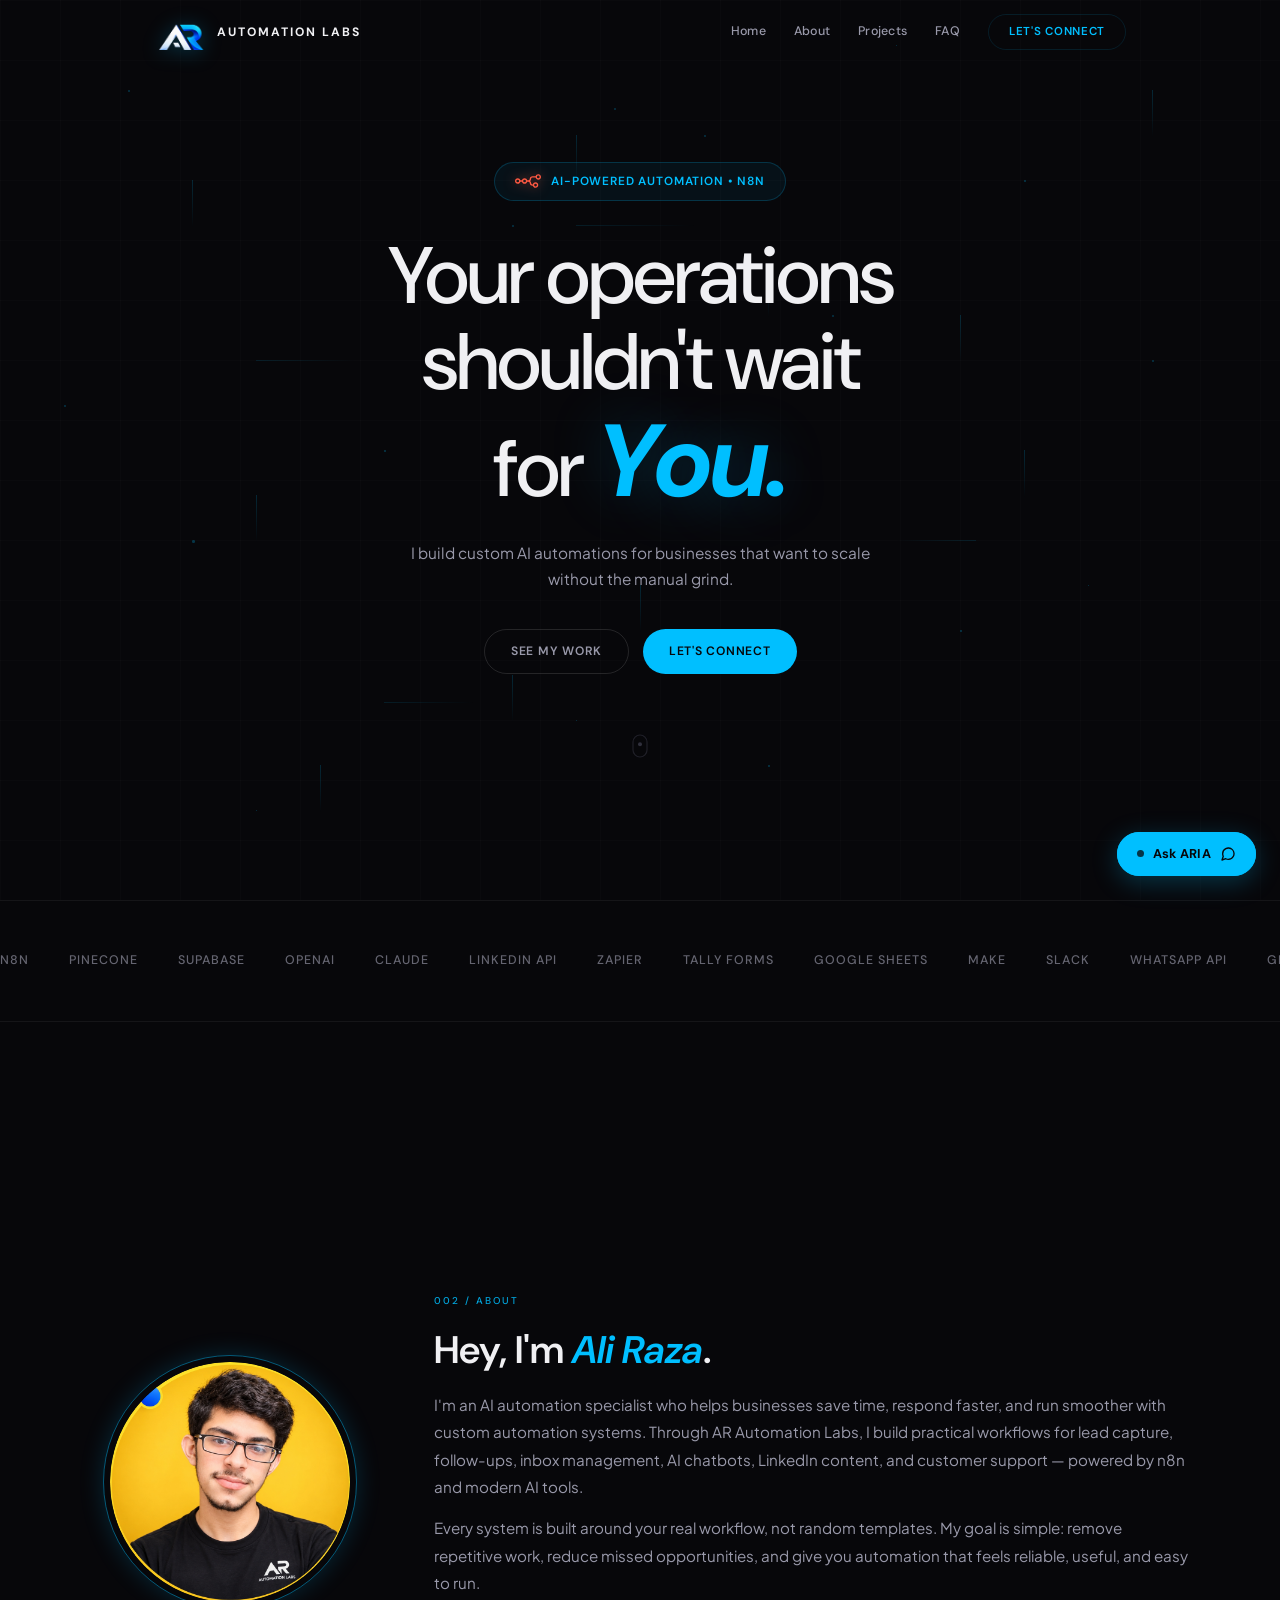
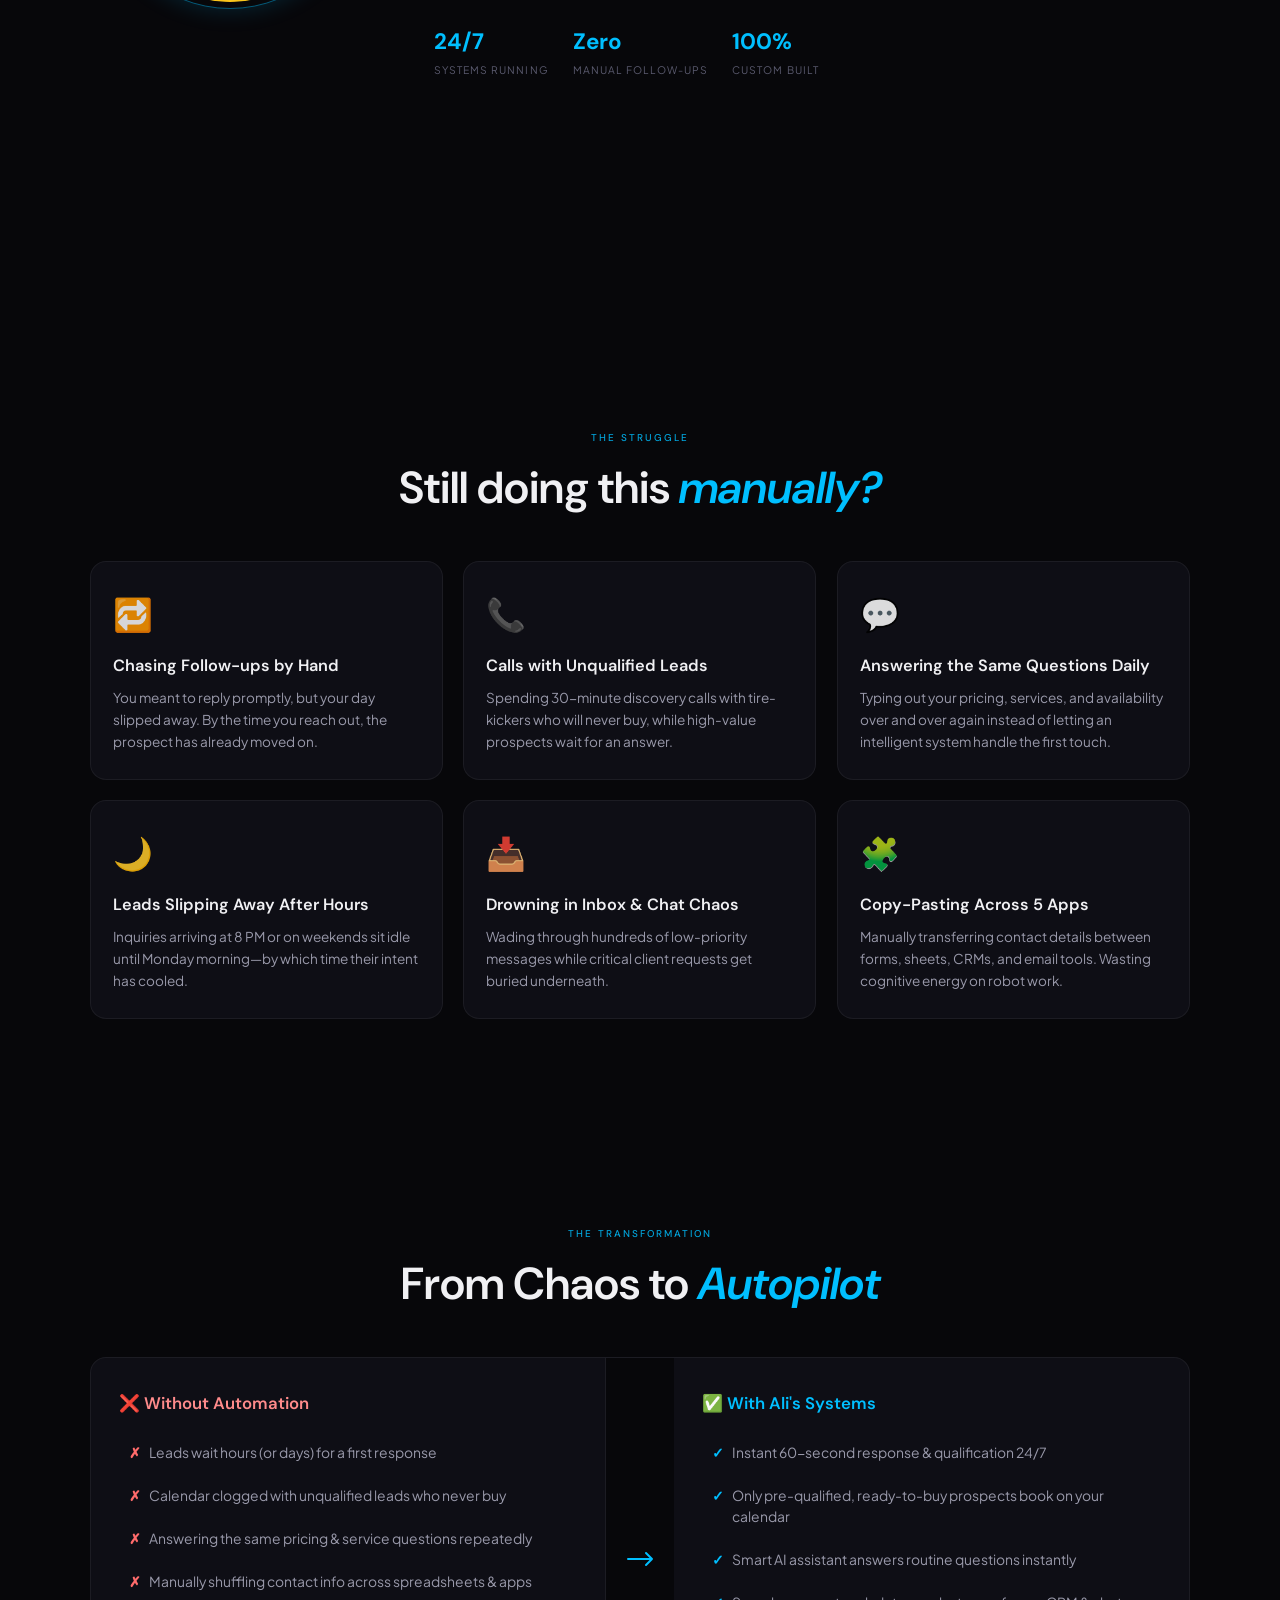
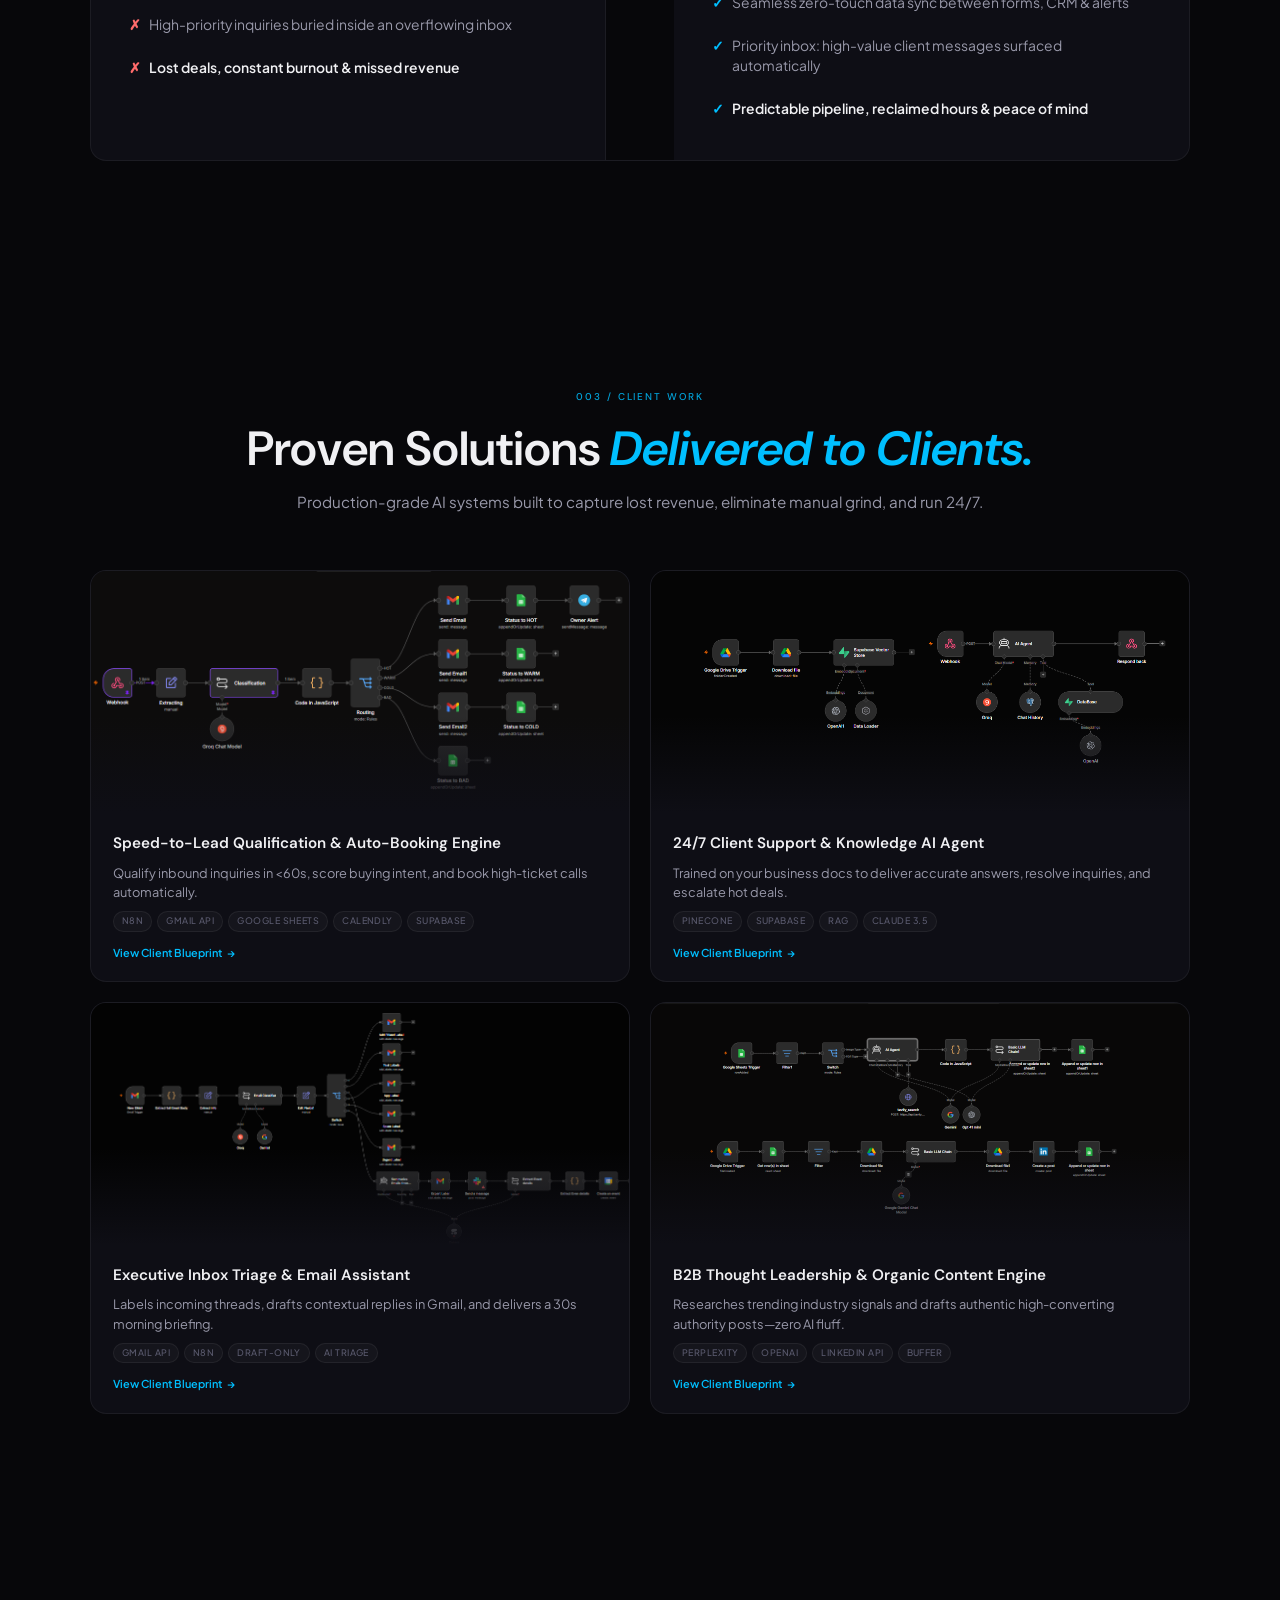
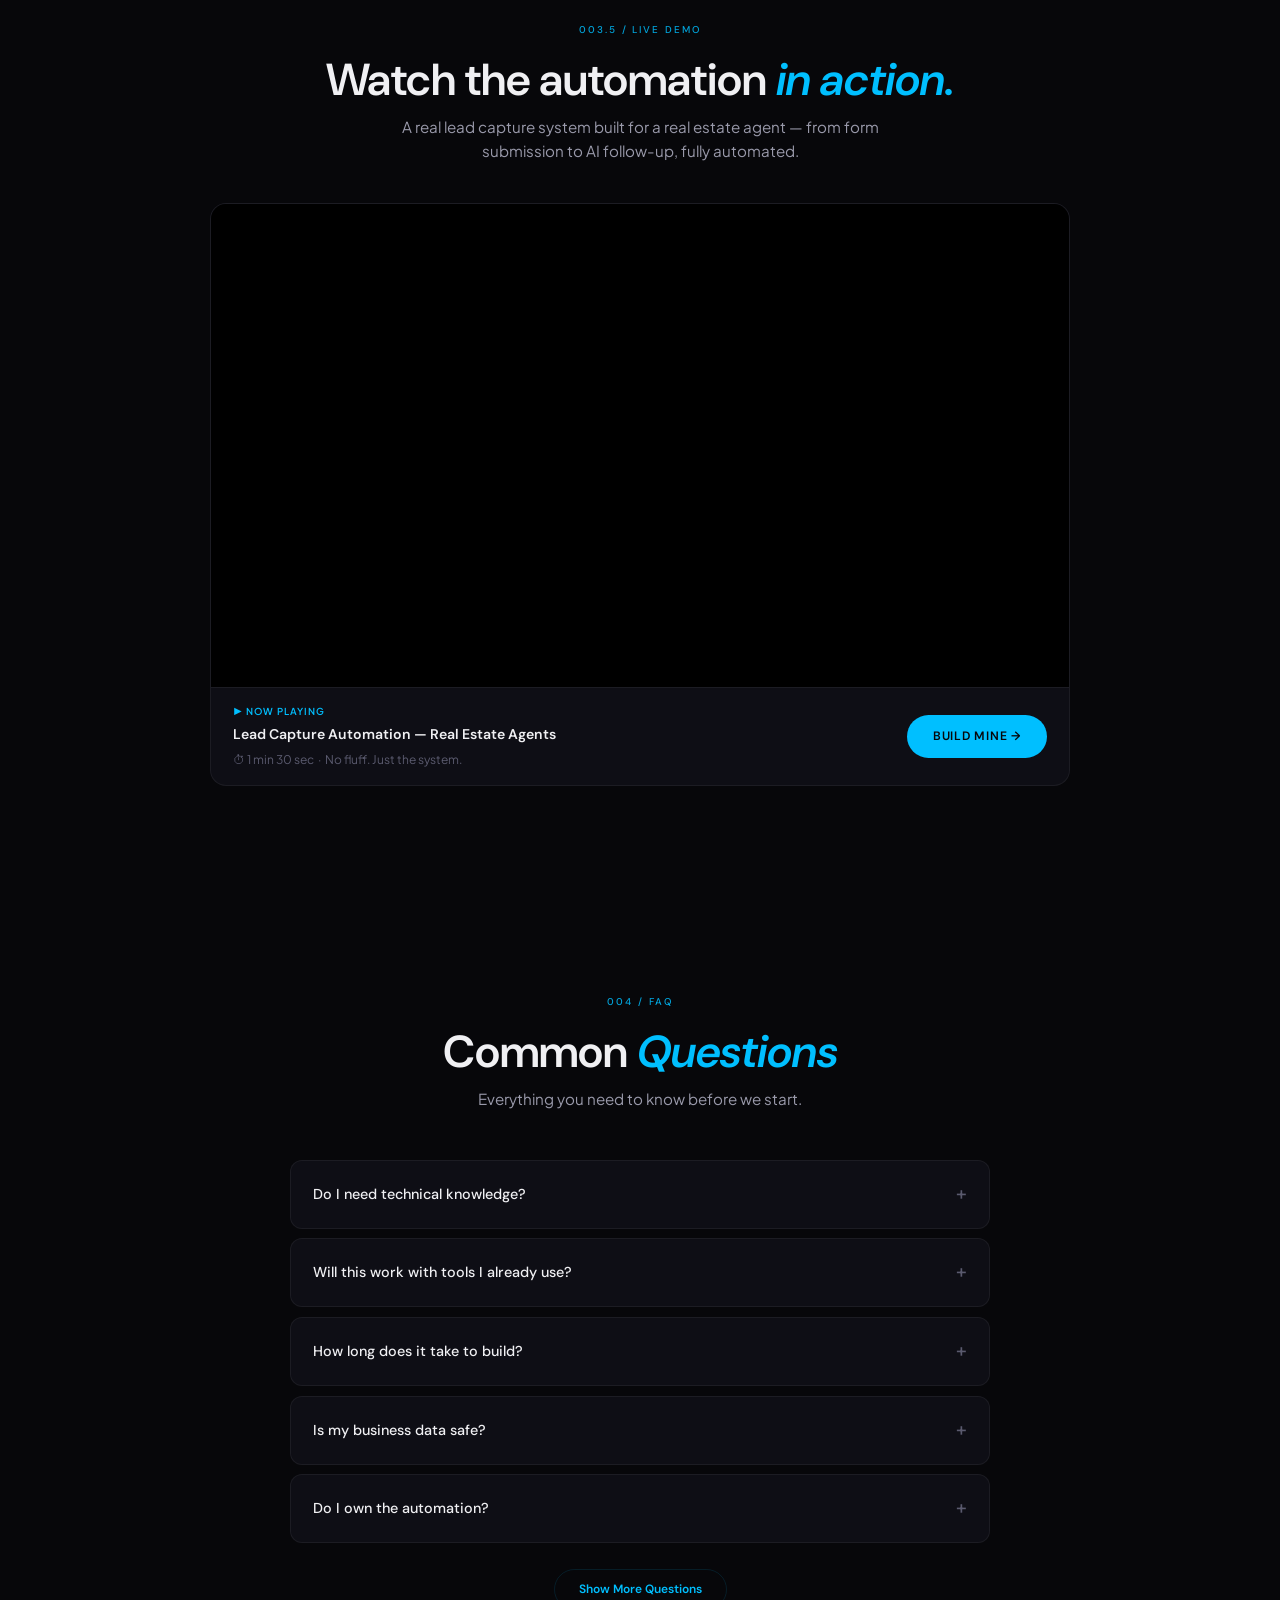
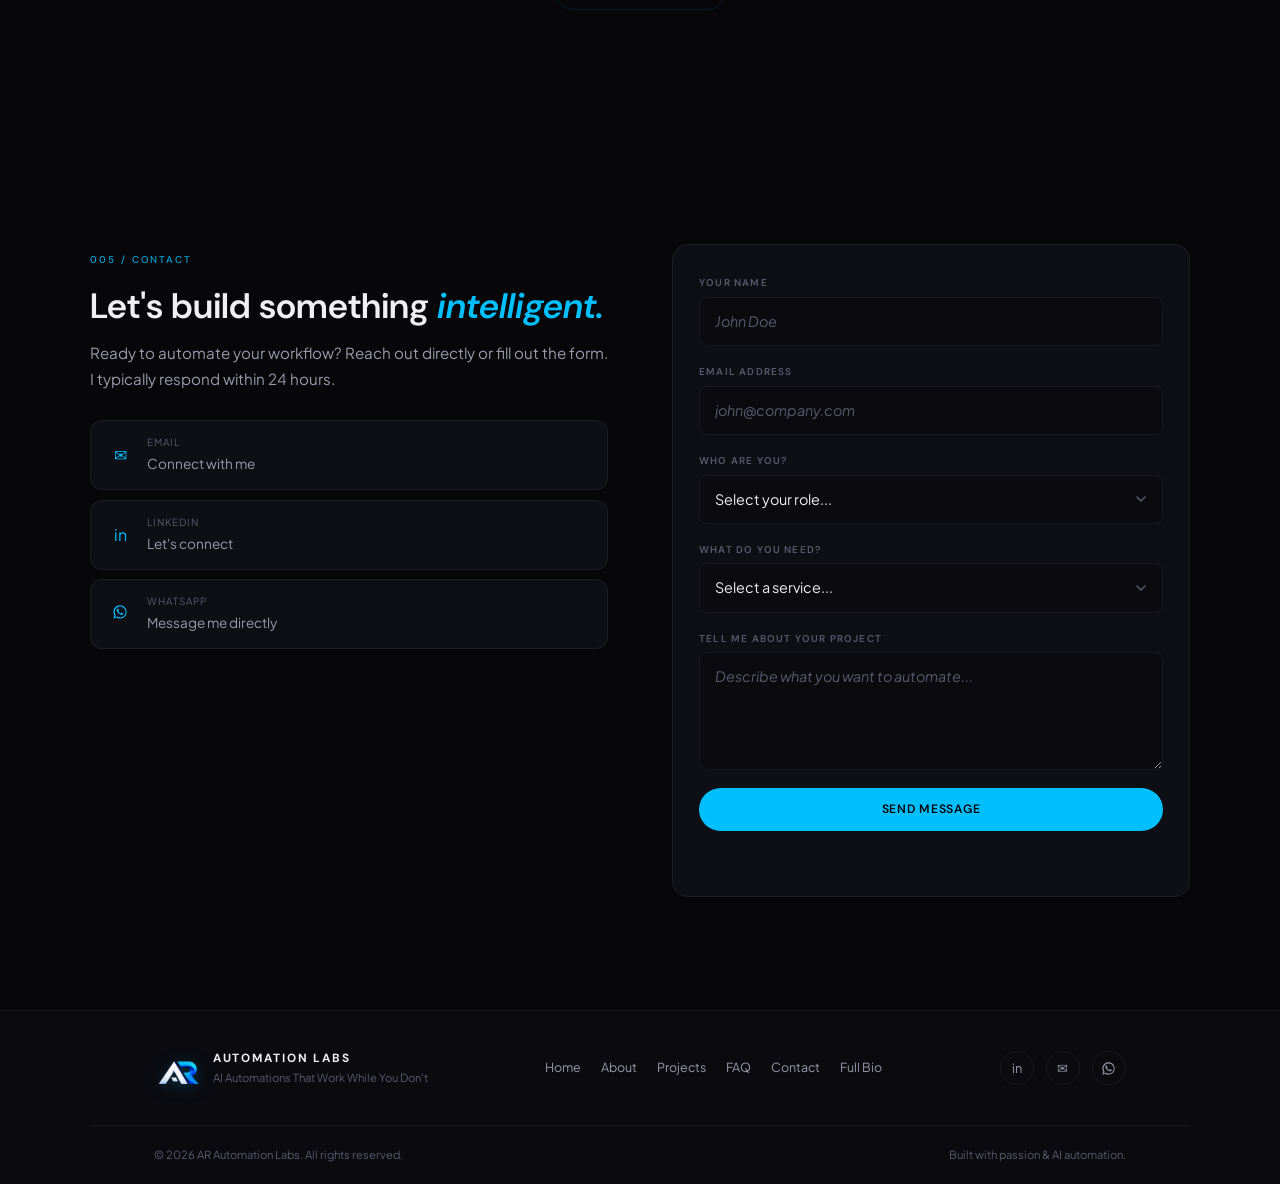
<file: index.html>
<!DOCTYPE html>
<html lang="en">
<head>
    <meta charset="UTF-8">
    <meta name="viewport" content="width=device-width, initial-scale=1.0">
    <title>Ali Raza — AI Automation Specialist | AR Automation Labs</title>
    <meta name="description" content="AR Automation Labs by Ali Raza builds custom AI automations for businesses: speed-to-lead qualification, 24/7 AI chatbots, executive inbox triage, and automated workflows powered by n8n.">
    <meta name="keywords" content="AR Automation Labs, AR Automation Lab, Ali Raza, Ali Raza AI Automation, aliraza, founder, Faisalabad, Pakistan, Ali Automation, Automate With Ali, AI automation specialist, AI automation expert, n8n automation, n8n automation specialist, n8n developer, lead capture automation, speed to lead automation, real estate automation, AI chatbot setup, AI chatbot automation, inbox management automation, executive inbox triage, LinkedIn content automation, B2B lead automation, business process automation, workflow automation expert, appointment setting automation, coaching automation, marketing agency automation, Zapier to n8n migration, autonomous AI workflows">
    <meta name="author" content="Ali Raza">
    <meta name="robots" content="index, follow, max-snippet:-1">
    <link rel="canonical" href="https://ar-automation-labs.vercel.app/">

    <!-- Google Search Console verification: paste your code inside content="" below -->
    <meta name="google-site-verification" content="1KkfbecVDoEcMKLRt_IawMCA5YiJHrAJGLuUSgb9jX0" />

    <meta property="og:type" content="website">
    <meta property="og:url" content="https://ar-automation-labs.vercel.app/">
    <meta property="og:title" content="AR Automation Labs | AI Automation Specialist — Ali Raza">
    <meta property="og:description" content="Practical AI automation systems by Ali Raza for lead capture, AI chatbots, inbox management and LinkedIn content automation using n8n.">
    <meta property="og:site_name" content="AR Automation Lab">
    <meta property="og:image" content="https://ar-automation-labs.vercel.app/uploads/profile_pic.png">
    <meta property="og:image:alt" content="Ali Raza — AI Automation Specialist at AR Automation Lab">

    <meta name="twitter:card" content="summary_large_image">
    <meta name="twitter:title" content="AR Automation Labs | AI Automation Specialist — Ali Raza">
    <meta name="twitter:description" content="Practical AI automation systems by Ali Raza for lead capture, AI chatbots, inbox management and LinkedIn content automation using n8n.">
    <meta name="twitter:image" content="https://ar-automation-labs.vercel.app/uploads/profile_pic.png">
    <meta name="twitter:image:alt" content="Ali Raza — AI Automation Specialist at AR Automation Lab">

    <meta name="theme-color" content="#07070A">

    <link rel="preconnect" href="https://fonts.googleapis.com">
    <link rel="preconnect" href="https://fonts.gstatic.com" crossorigin>
    <link href="https://fonts.googleapis.com/css2?family=DM+Sans:ital,opsz,wght@0,9..40,300;0,9..40,400;0,9..40,500;0,9..40,600;0,9..40,700;1,9..40,400;1,9..40,700&family=Plus+Jakarta+Sans:wght@300;400;500;600;700&display=swap" rel="stylesheet">

    <link rel="icon" type="image/x-icon" href="favicon.ico?v=2">
    <link rel="icon" type="image/png" sizes="32x32" href="favicon.png?v=2">
    <link rel="icon" type="image/svg+xml" href="favicon.svg?v=2">
    <link rel="apple-touch-icon" sizes="180x180" href="uploads/apple-touch-icon.png?v=2">

    <script type="application/ld+json">
    {
      "@context": "https://schema.org",
      "@graph": [
        {
          "@type": "Person",
          "@id": "https://ar-automation-labs.vercel.app#person",
          "name": "Ali Raza",
          "alternateName": ["Ali Automation", "AR Automation Lab", "Automate With Ali"],
          "jobTitle": "AI Automation Specialist",
          "url": "https://ar-automation-labs.vercel.app",
          "image": "https://ar-automation-labs.vercel.app/uploads/profile_pic.png",
          "email": "mailto:aiautomationexpert786@gmail.com",
          "description": "Ali Raza is an AI automation specialist and founder of AR Automation Lab, building custom n8n workflows, AI chatbots, lead capture automations, inbox management systems and LinkedIn content automations for businesses.",
          "knowsAbout": [
            "AI Automation",
            "n8n Automation",
            "Workflow Automation",
            "Lead Capture Automation",
            "AI Chatbots",
            "Inbox Management Automation",
            "LinkedIn Content Automation",
            "Business Process Automation",
            "OpenAI",
            "Claude",
            "Pinecone",
            "Supabase",
            "Zapier",
            "Make"
          ],
          "sameAs": [
            "https://www.linkedin.com/in/ar-automation-labs/",
            "https://wa.me/923236290238"
          ]
        },
        {
          "@type": "ProfessionalService",
          "@id": "https://ar-automation-labs.vercel.app#business",
          "name": "AR Automation Lab",
          "alternateName": "AR Automation Labs",
          "url": "https://ar-automation-labs.vercel.app",
          "image": "https://ar-automation-labs.vercel.app/uploads/profile_pic.png",
          "description": "AR Automation Lab builds custom AI automations for real estate agents, coaches, consultants and marketing agencies, including lead capture, AI chatbots, inbox management and LinkedIn content automation with n8n.",
          "founder": { "@id": "https://ar-automation-labs.vercel.app#person" },
          "areaServed": "Worldwide",
          "serviceType": [
            "AI Automation",
            "n8n Automation",
            "Lead Capture Automation",
            "AI Chatbot Setup",
            "Inbox Management Automation",
            "LinkedIn Content Automation",
            "Business Process Automation",
            "Workflow Automation"
          ],
          "email": "mailto:aiautomationexpert786@gmail.com",
          "sameAs": [
            "https://www.linkedin.com/in/ar-automation-labs/",
            "https://wa.me/923236290238"
          ]
        },
        {
          "@type": "WebSite",
          "@id": "https://ar-automation-labs.vercel.app#website",
          "name": "AR Automation Lab",
          "alternateName": "Ali Raza Automation Portfolio",
          "url": "https://ar-automation-labs.vercel.app",
          "publisher": { "@id": "https://ar-automation-labs.vercel.app#business" }
        },
        {
          "@type": "FAQPage",
          "@id": "https://ar-automation-labs.vercel.app#faq-schema",
          "mainEntity": [
            {
              "@type": "Question",
              "name": "Do I need technical knowledge?",
              "acceptedAnswer": {
                "@type": "Answer",
                "text": "Not at all. I build everything to be plug-and-play. If you can check email or use a spreadsheet, you can use these automations. I handle all the technical setup."
              }
            },
            {
              "@type": "Question",
              "name": "Will this work with tools I already use?",
              "acceptedAnswer": {
                "@type": "Answer",
                "text": "Most likely. n8n connects with 400+ apps including Gmail, Slack, Trello, HubSpot, Google Sheets, WhatsApp, and more. We'll check your stack before starting."
              }
            },
            {
              "@type": "Question",
              "name": "How long does it take to build?",
              "acceptedAnswer": {
                "@type": "Answer",
                "text": "Simple automations take 3-5 days. Complex AI chatbots or multi-step workflows may take 5-7 days. We'll agree on a timeline before starting."
              }
            },
            {
              "@type": "Question",
              "name": "Is my business data safe?",
              "acceptedAnswer": {
                "@type": "Answer",
                "text": "Yes. I use secure, encrypted connections and never store your data. Your automations run on your own accounts or secure cloud environments you control."
              }
            },
            {
              "@type": "Question",
              "name": "Do I own the automation?",
              "acceptedAnswer": {
                "@type": "Answer",
                "text": "You own it 100%. Once built and deployed, it's yours. No monthly subscription to me. You only pay for the tools you use, like n8n cloud or API credits."
              }
            }
          ]
        }
      ]
    }
    </script>

    <link rel="stylesheet" href="style.css">
</head>
<body>
    <div class="scroll-progress" id="scrollProgress" aria-hidden="true"></div>
    <div class="grid-bg" aria-hidden="true"></div>
    <div class="mouse-glow" id="mouseGlow" aria-hidden="true"></div>

    <!-- HEADER -->
    <header class="header" role="banner">
        <div class="header__inner">
            <a href="#hero" class="brand" aria-label="AR Automation Labs - Home">
                <img src="uploads/ar-mark.png" alt="AR" class="brand__logo-img">
                <span class="brand__name">AUTOMATION LABS</span>
            </a>
            <nav class="header__nav" role="navigation" aria-label="Main">
                <a href="#hero" class="header__nav-link">Home</a>
                <a href="#about" class="header__nav-link">About</a>
                <a href="#automations" class="header__nav-link">Projects</a>
                <a href="#faq" class="header__nav-link">FAQ</a>
                <a href="#contact" class="header__cta">Let's Connect</a>
            </nav>
            <button class="header__menu-btn" aria-label="Menu" aria-expanded="false">
                <span></span><span></span><span></span>
            </button>
        </div>
    </header>

    <!-- MOBILE MENU -->
    <div class="mobile-menu" id="mobileMenu" role="dialog" aria-label="Navigation menu" aria-hidden="true">
        <button class="mobile-menu__close" id="mobileMenuClose" aria-label="Close menu">
            <svg viewBox="0 0 24 24" fill="none" aria-hidden="true"><path d="M6 6l12 12M18 6L6 18" stroke="currentColor" stroke-width="2" stroke-linecap="round"/></svg>
        </button>
        <div class="mobile-menu__inner">
            <a href="#hero" class="mobile-menu__link">Home</a>
            <a href="#about" class="mobile-menu__link">About</a>
            <a href="#automations" class="mobile-menu__link">Projects</a>
            <a href="#faq" class="mobile-menu__link">FAQ</a>
            <a href="#contact" class="mobile-menu__cta">Let's Connect</a>
        </div>
    </div>

    <main>
        <!-- HERO -->
        <section id="hero" class="section hero" data-animate>
            <div class="hero__particles" aria-hidden="true">
                <div class="particle" style="top:10%;left:10%;--d:3s;--s:2px;--dx:22px;--dy:-38px"></div>
                <div class="particle" style="top:20%;left:80%;--d:4s;--s:1.5px;--dx:-18px;--dy:-30px"></div>
                <div class="particle" style="top:60%;left:15%;--d:5s;--s:2.5px;--dx:28px;--dy:-42px"></div>
                <div class="particle" style="top:70%;left:75%;--d:3.5s;--s:1.5px;--dx:-20px;--dy:-28px"></div>
                <div class="particle" style="top:40%;left:90%;--d:4.5s;--s:2px;--dx:-24px;--dy:-36px"></div>
                <div class="particle" style="top:80%;left:45%;--d:3s;--s:1px;--dx:16px;--dy:-24px"></div>
                <div class="particle" style="top:15%;left:55%;--d:5.5s;--s:2px;--dx:20px;--dy:-32px"></div>
                <div class="particle" style="top:50%;left:30%;--d:4s;--s:1.5px;--dx:-22px;--dy:-34px"></div>
                <div class="particle" style="top:35%;left:65%;--d:3.8s;--s:2px;--dx:18px;--dy:-40px"></div>
                <div class="particle" style="top:90%;left:20%;--d:4.2s;--s:1px;--dx:14px;--dy:-20px"></div>
                <div class="particle" style="top:25%;left:40%;--d:4.8s;--s:1.8px;--dx:26px;--dy:-44px"></div>
                <div class="particle" style="top:65%;left:85%;--d:3.2s;--s:1.2px;--dx:-16px;--dy:-26px"></div>
                <div class="particle" style="top:45%;left:5%;--d:5.2s;--s:2.2px;--dx:30px;--dy:-38px"></div>
                <div class="particle" style="top:85%;left:60%;--d:3.6s;--s:1.6px;--dx:-12px;--dy:-22px"></div>
                <div class="particle" style="top:5%;left:70%;--d:4.4s;--s:1.4px;--dx:20px;--dy:-30px"></div>
                <div class="particle" style="top:12%;left:48%;--d:4.1s;--s:1.9px;--dx:22px;--dy:-34px"></div>
                <div class="star-line" style="top:20%;left:15%;--dx:-40px;--dy:55px;--d:5s"></div>
                <div class="star-line" style="top:50%;left:80%;--dx:35px;--dy:-50px;--d:6s"></div>
                <div class="star-line" style="top:75%;left:40%;--dx:-28px;--dy:-38px;--d:4.5s"></div>
                <div class="star-line" style="top:30%;left:60%;--dx:42px;--dy:44px;--d:5.5s"></div>
                <div class="star-line" style="top:85%;left:25%;--dx:22px;--dy:-30px;--d:6.5s"></div>
                <div class="star-line" style="top:10%;left:90%;--dx:-36px;--dy:48px;--d:4.8s"></div>
                <div class="star-line" style="top:55%;left:20%;--dx:-22px;--dy:36px;--d:5.2s"></div>
                <div class="star-line" style="top:35%;left:75%;--dx:30px;--dy:-44px;--d:6.2s"></div>
                <div class="star-line" style="top:65%;left:50%;--dx:-34px;--dy:-22px;--d:4.9s"></div>
                <div class="star-line" style="top:15%;left:45%;--dx:26px;--dy:40px;--d:5.8s"></div>
                <div class="circuit-line" style="top:40%;left:20%;--w:100px;--d:8s"></div>
                <div class="circuit-line" style="top:60%;left:70%;--w:80px;--d:9s;--dir:1"></div>
                <div class="circuit-line" style="top:25%;left:45%;--w:120px;--d:7.5s"></div>
                <div class="circuit-line" style="top:78%;left:30%;--w:90px;--d:8.5s"></div>
            </div>
            <div class="hero__inner">
                <div class="hero__badge"><svg class="hero__badge-n8n" viewBox="0 5 24 14" fill="currentColor" width="24" height="15" aria-hidden="true"><path d="M21.4737 5.6842c-1.1772 0-2.1663.8051-2.4468 1.8947h-2.8955c-1.235 0-2.289.893-2.492 2.111l-.1038.623a1.263 1.263 0 0 1-1.246 1.0555H11.289c-.2805-1.0896-1.2696-1.8947-2.4468-1.8947s-2.1663.8051-2.4467 1.8947H4.973c-.2805-1.0896-1.2696-1.8947-2.4468-1.8947C1.1311 9.4737 0 10.6047 0 12s1.131 2.5263 2.5263 2.5263c1.1772 0 2.1663-.8051 2.4468-1.8947h1.4223c.2804 1.0896 1.2696 1.8947 2.4467 1.8947 1.1772 0 2.1663-.8051 2.4468-1.8947h1.0008a1.263 1.263 0 0 1 1.2459 1.0555l.1038.623c.203 1.218 1.257 2.111 2.492 2.111h.3692c.2804 1.0895 1.2696 1.8947 2.4468 1.8947 1.3952 0 2.5263-1.131 2.5263-2.5263s-1.131-2.5263-2.5263-2.5263c-1.1772 0-2.1664.805-2.4468 1.8947h-.3692a1.263 1.263 0 0 1-1.246-1.0555l-.1037-.623A2.52 2.52 0 0 0 13.9607 12a2.52 2.52 0 0 0 .821-1.4794l.1038-.623a1.263 1.263 0 0 1 1.2459-1.0555h2.8955c.2805 1.0896 1.2696 1.8947 2.4468 1.8947 1.3952 0 2.5263-1.131 2.5263-2.5263s-1.131-2.5263-2.5263-2.5263m0 1.2632a1.263 1.263 0 0 1 1.2631 1.2631 1.263 1.263 0 0 1-1.2631 1.2632 1.263 1.263 0 0 1-1.2632-1.2632 1.263 1.263 0 0 1 1.2632-1.2631M2.5263 10.7368A1.263 1.263 0 0 1 3.7895 12a1.263 1.263 0 0 1-1.2632 1.2632A1.263 1.263 0 0 1 1.2632 12a1.263 1.263 0 0 1 1.2631-1.2632m6.3158 0A1.263 1.263 0 0 1 10.1053 12a1.263 1.263 0 0 1-1.2632 1.2632A1.263 1.263 0 0 1 7.579 12a1.263 1.263 0 0 1 1.2632-1.2632m10.1053 3.7895a1.263 1.263 0 0 1 1.2631 1.2632 1.263 1.263 0 0 1-1.2631 1.2631 1.263 1.263 0 0 1-1.2632-1.2631 1.263 1.263 0 0 1 1.2632-1.2632"/></svg><span>AI-Powered Automation &bull; n8n</span></div>
                <h1 class="hero__title">
                    <span class="hero__line">Your operations</span>
                    <span class="hero__line">shouldn't wait</span>
                    <span class="hero__line hero__line--accent">for <em>You.</em></span>
                </h1>
                <p class="hero__sub">I build custom AI automations for businesses that want to scale without the manual grind.</p>
                <div class="hero__btns">
                    <a href="#automations" class="btn btn--ghost">See My Work</a>
                    <a href="#contact" class="btn btn--solid">Let's Connect</a>
                </div>
                <div class="hero__scroll" aria-hidden="true">
                    <svg width="16" height="24" viewBox="0 0 16 24" fill="none"><rect x="1" y="1" width="14" height="22" rx="7" stroke="currentColor" stroke-width="1.2" opacity=".3"/><circle cx="8" cy="7" r="2" fill="currentColor" opacity=".5"><animate attributeName="cy" values="7;14;7" dur="2s" repeatCount="indefinite"/></circle></svg>
                </div>
            </div>
        </section>

        <!-- TICKER -->
        <section class="section section--ticker" aria-label="Tools and technologies used">
            <div class="ticker-wrap">
                <div class="ticker-track">
                    <span class="ticker-item">n8n</span>
                    <span class="ticker-item">Pinecone</span>
                    <span class="ticker-item">Supabase</span>
                    <span class="ticker-item">OpenAI</span>
                    <span class="ticker-item">Claude</span>
                    <span class="ticker-item">LinkedIn API</span>
                    <span class="ticker-item">Zapier</span>
                    <span class="ticker-item">Tally Forms</span>
                    <span class="ticker-item">Google Sheets</span>
                    <span class="ticker-item">Make</span>
                    <span class="ticker-item">Slack</span>
                    <span class="ticker-item">WhatsApp API</span>
                    <span class="ticker-item">Gmail API</span>
                    <span class="ticker-item">HubSpot</span>
                    <span class="ticker-item">n8n</span>
                    <span class="ticker-item">Pinecone</span>
                    <span class="ticker-item">Supabase</span>
                    <span class="ticker-item">OpenAI</span>
                    <span class="ticker-item">Claude</span>
                    <span class="ticker-item">LinkedIn API</span>
                    <span class="ticker-item">Zapier</span>
                    <span class="ticker-item">Tally Forms</span>
                    <span class="ticker-item">Google Sheets</span>
                    <span class="ticker-item">Make</span>
                    <span class="ticker-item">Slack</span>
                    <span class="ticker-item">WhatsApp API</span>
                    <span class="ticker-item">Gmail API</span>
                    <span class="ticker-item">HubSpot</span>
                </div>
            </div>
        </section>

        <!-- ABOUT -->
        <section id="about" class="section about" data-animate>
            <div class="about__inner">
                <div class="about__photo-wrap">
                    <div class="about__photo">
                        <div class="about__photo-ring"></div>
                        <img src="uploads/profile_pic.png" alt="Ali Raza — AI Automation Specialist" class="about__photo-img">
                    </div>
                </div>
                <div class="about__text">
                    <span class="label" aria-label="Section 002">002 / About</span>
                    <h2>Hey, I'm <span class="cyan">Ali Raza</span>.</h2>
                    <p>I'm an AI automation specialist who helps businesses save time, respond faster, and run smoother with custom automation systems. Through AR Automation Labs, I build practical workflows for lead capture, follow-ups, inbox management, AI chatbots, LinkedIn content, and customer support — powered by n8n and modern AI tools.</p>
                    <p>Every system is built around your real workflow, not random templates. My goal is simple: remove repetitive work, reduce missed opportunities, and give you automation that feels reliable, useful, and easy to run.</p>
                    <div class="about__stats">
                        <div class="about__stat"><span class="about__stat-num">24/7</span><span class="about__stat-label">Systems Running</span></div>
                        <div class="about__stat"><span class="about__stat-num">Zero</span><span class="about__stat-label">Manual Follow-ups</span></div>
                        <div class="about__stat"><span class="about__stat-num">100%</span><span class="about__stat-label">Custom Built</span></div>
                    </div>
                </div>
            </div>
        </section>

        <!-- PROBLEM -->
        <section id="problem" class="section section--compact problem" data-animate>
            <div class="problem__inner">
                <div class="problem__head">
                    <span class="label">The Struggle</span>
                    <h2>Still doing this <span class="cyan">manually?</span></h2>
                </div>
                <div class="problem__grid">
                    <div class="problem-card reveal-right" data-delay="0">
                        <div class="problem-card__icon">🔁</div>
                        <h3>Chasing Follow-ups by Hand</h3>
                        <p>You meant to reply promptly, but your day slipped away. By the time you reach out, the prospect has already moved on.</p>
                    </div>
                    <div class="problem-card reveal-right" data-delay="0.06">
                        <div class="problem-card__icon">📞</div>
                        <h3>Calls with Unqualified Leads</h3>
                        <p>Spending 30-minute discovery calls with tire-kickers who will never buy, while high-value prospects wait for an answer.</p>
                    </div>
                    <div class="problem-card reveal-right" data-delay="0.12">
                        <div class="problem-card__icon">💬</div>
                        <h3>Answering the Same Questions Daily</h3>
                        <p>Typing out your pricing, services, and availability over and over again instead of letting an intelligent system handle the first touch.</p>
                    </div>
                    <div class="problem-card reveal-right" data-delay="0.18">
                        <div class="problem-card__icon">🌙</div>
                        <h3>Leads Slipping Away After Hours</h3>
                        <p>Inquiries arriving at 8 PM or on weekends sit idle until Monday morning—by which time their intent has cooled.</p>
                    </div>
                    <div class="problem-card reveal-right" data-delay="0.24">
                        <div class="problem-card__icon">📥</div>
                        <h3>Drowning in Inbox &amp; Chat Chaos</h3>
                        <p>Wading through hundreds of low-priority messages while critical client requests get buried underneath.</p>
                    </div>
                    <div class="problem-card reveal-right" data-delay="0.30">
                        <div class="problem-card__icon">🧩</div>
                        <h3>Copy-Pasting Across 5 Apps</h3>
                        <p>Manually transferring contact details between forms, sheets, CRMs, and email tools. Wasting cognitive energy on robot work.</p>
                    </div>
                </div>
            </div>
        </section>

        <!-- SOLUTION / BEFORE VS AFTER -->
        <section id="solution" class="section section--compact solution" data-animate>
            <div class="solution__inner">
                <div class="solution__head">
                    <span class="label">The Transformation</span>
                    <h2>From Chaos to <span class="cyan">Autopilot</span></h2>
                </div>
                <div class="solution__compare">
                    <div class="solution__side solution__side--before">
                        <h3>❌ Without Automation</h3>
                        <ul>
                            <li>Leads wait hours (or days) for a first response</li>
                            <li>Calendar clogged with unqualified leads who never buy</li>
                            <li>Answering the same pricing &amp; service questions repeatedly</li>
                            <li>Manually shuffling contact info across spreadsheets &amp; apps</li>
                            <li>High-priority inquiries buried inside an overflowing inbox</li>
                            <li><strong>Lost deals, constant burnout &amp; missed revenue</strong></li>
                        </ul>
                    </div>
                    <div class="solution__divider" aria-hidden="true">
                        <svg width="40" height="40" viewBox="0 0 40 40" fill="none"><path d="M8 20h24M26 14l6 6-6 6" stroke="#00BFFF" stroke-width="2" stroke-linecap="round" stroke-linejoin="round"/></svg>
                    </div>
                    <div class="solution__side solution__side--after">
                        <h3>✅ With Ali's Systems</h3>
                        <ul>
                            <li>Instant 60-second response &amp; qualification 24/7</li>
                            <li>Only pre-qualified, ready-to-buy prospects book on your calendar</li>
                            <li>Smart AI assistant answers routine questions instantly</li>
                            <li>Seamless zero-touch data sync between forms, CRM &amp; alerts</li>
                            <li>Priority inbox: high-value client messages surfaced automatically</li>
                            <li><strong>Predictable pipeline, reclaimed hours &amp; peace of mind</strong></li>
                        </ul>
                    </div>
                </div>
            </div>
        </section>

        <!-- PROJECTS -->
        <section id="automations" class="section automations" data-animate>
            <div class="automations__inner">
                <div class="automations__head">
                    <span class="label" aria-label="Section 003">003 / Client Work</span>
                    <h2>Proven Solutions <span class="cyan">Delivered to Clients.</span></h2>
                    <p class="automations__head-sub">Production-grade AI systems built to capture lost revenue, eliminate manual grind, and run 24/7.</p>
                </div>
                <div class="cards-grid">
                    <a class="card reveal-right" data-delay="0" href="lead-capture.html" target="_blank" rel="noopener noreferrer" aria-label="Open Lead Capture project full page">
                        <div class="card__img"><span class="card__shine" aria-hidden="true"></span><img src="screenshots/lead.png" alt="Speed-to-Lead Qualification Workflow" style="width:100%;height:100%;object-fit:cover;display:block;border-radius:0;"></div>
                        <div class="card__body">
                            <h3>Speed-to-Lead Qualification &amp; Auto-Booking Engine</h3>
                            <p>Qualify inbound inquiries in &lt;60s, score buying intent, and book high-ticket calls automatically.</p>
                            <div class="card__tags"><span>n8n</span><span>Gmail API</span><span>Google Sheets</span><span>Calendly</span><span>Supabase</span></div>
                            <span class="card__cta">View Client Blueprint <span class="card__cta-arrow">→</span></span>
                        </div>
                    </a>
                    <a class="card reveal-right" data-delay="0.08" href="ai-chatbots.html" target="_blank" rel="noopener noreferrer" aria-label="Open AI Chatbots project full page">
                        <div class="card__img"><span class="card__shine" aria-hidden="true"></span><img src="screenshots/chatbot.png" alt="24/7 AI Knowledge Agent Workflow" style="width:100%;height:100%;object-fit:cover;display:block;border-radius:0;"></div>
                        <div class="card__body">
                            <h3>24/7 Client Support &amp; Knowledge AI Agent</h3>
                            <p>Trained on your business docs to deliver accurate answers, resolve inquiries, and escalate hot deals.</p>
                            <div class="card__tags"><span>Pinecone</span><span>Supabase</span><span>RAG</span><span>Claude 3.5</span></div>
                            <span class="card__cta">View Client Blueprint <span class="card__cta-arrow">→</span></span>
                        </div>
                    </a>
                    <a class="card reveal-right" data-delay="0.16" href="inbox-manager.html" target="_blank" rel="noopener noreferrer" aria-label="Open Inbox Manager project full page">
                        <div class="card__img"><span class="card__shine" aria-hidden="true"></span><img src="screenshots/inbox.png" alt="Executive Inbox Triage Workflow" style="width:100%;height:100%;object-fit:cover;display:block;border-radius:0;"></div>
                        <div class="card__body">
                            <h3>Executive Inbox Triage &amp; Email Assistant</h3>
                            <p>Labels incoming threads, drafts contextual replies in Gmail, and delivers a 30s morning briefing.</p>
                            <div class="card__tags"><span>Gmail API</span><span>n8n</span><span>Draft-Only</span><span>AI Triage</span></div>
                            <span class="card__cta">View Client Blueprint <span class="card__cta-arrow">→</span></span>
                        </div>
                    </a>
                    <a class="card reveal-right" data-delay="0.24" href="linkedin-content.html" target="_blank" rel="noopener noreferrer" aria-label="Open LinkedIn Content project full page">
                        <div class="card__img"><span class="card__shine" aria-hidden="true"></span><img src="screenshots/linkedin.png" alt="B2B Content Engine Workflow" style="width:100%;height:100%;object-fit:cover;display:block;border-radius:0;"></div>
                        <div class="card__body">
                            <h3>B2B Thought Leadership &amp; Organic Content Engine</h3>
                            <p>Researches trending industry signals and drafts authentic high-converting authority posts—zero AI fluff.</p>
                            <div class="card__tags"><span>Perplexity</span><span>OpenAI</span><span>LinkedIn API</span><span>Buffer</span></div>
                            <span class="card__cta">View Client Blueprint <span class="card__cta-arrow">→</span></span>
                        </div>
                    </a>
                </div>
            </div>
        </section>

<!-- VIDEO DEMO -->
        <section id="demo" class="section section--compact demo" data-animate>
            <div class="demo__inner">
                <div class="demo__head">
                    <span class="label">003.5 / Live Demo</span>
                    <h2>Watch the automation <span class="cyan">in action.</span></h2>
                    <p class="demo__sub">A real lead capture system built for a real estate agent — from form submission to AI follow-up, fully automated.</p>
                </div>
                <div class="demo__player-wrap">
                    <div class="demo__player" id="demoPlayer">
                        <iframe
    id="demoIframe"
    src="https://www.youtube.com/embed/F76RA__dnnw"
    title="Lead Capture Automation Demo — Real Estate"
    frameborder="0"
    referrerpolicy="strict-origin-when-cross-origin"
    allow="accelerometer; autoplay; clipboard-write; encrypted-media; gyroscope; picture-in-picture; fullscreen"
    allowfullscreen
    loading="lazy"
></iframe>
                    </div>
                    <div class="demo__meta">
                        <div class="demo__meta-left">
                            <span class="demo__badge">▶ Now Playing</span>
                            <span class="demo__title">Lead Capture Automation — Real Estate Agents</span>
                            <span class="demo__dur">⏱ 1 min 30 sec &nbsp;·&nbsp; No fluff. Just the system.</span>
                        </div>
                        <a href="#contact" class="btn btn--solid demo__cta">Build Mine →</a>
                    </div>
                </div>
            </div>
        </section>

        <!-- FAQ -->
        <section id="faq" class="section section--compact faq" data-animate>
            <div class="faq__inner">
                <div class="faq__head">
                    <span class="label">004 / FAQ</span>
                    <h2>Common <span class="cyan">Questions</span></h2>
                    <p class="faq__head-sub">Everything you need to know before we start.</p>
                </div>
                <div class="faq__list">
                    <div class="faq-item faq-item--visible">
                        <button class="faq-q" aria-expanded="false">Do I need technical knowledge?</button>
                        <div class="faq-a"><p>Not at all. I build everything to be plug-and-play. If you can check email or use a spreadsheet, you can use these automations. I handle all the technical setup.</p></div>
                    </div>
                    <div class="faq-item faq-item--visible">
                        <button class="faq-q" aria-expanded="false">Will this work with tools I already use?</button>
                        <div class="faq-a"><p>Most likely. n8n connects with 400+ apps including Gmail, Slack, Trello, HubSpot, Google Sheets, WhatsApp, and more. We'll check your stack before starting.</p></div>
                    </div>
                    <div class="faq-item faq-item--visible">
                        <button class="faq-q" aria-expanded="false">How long does it take to build?</button>
                        <div class="faq-a"><p>Simple automations take 3-5 days. Complex AI chatbots or multi-step workflows may take 5-7 days. We'll agree on a timeline before starting.</p></div>
                    </div>
                    <div class="faq-item faq-item--visible">
                        <button class="faq-q" aria-expanded="false">Is my business data safe?</button>
                        <div class="faq-a"><p>Yes. I use secure, encrypted connections and never store your data. Your automations run on your own accounts or secure cloud environments you control.</p></div>
                    </div>
                    <div class="faq-item faq-item--visible">
                        <button class="faq-q" aria-expanded="false">Do I own the automation?</button>
                        <div class="faq-a"><p>You own it 100%. Once built and deployed, it's yours. No monthly subscription to me. You only pay for the tools you use (like n8n cloud or API credits).</p></div>
                    </div>
                    <button class="faq-show-more" id="faqShowMore" aria-expanded="false">Show More Questions</button>
                    <div class="faq-hidden" id="faqHidden">
                        <div class="faq-item">
                            <button class="faq-q" aria-expanded="false">What happens if something breaks?</button>
                            <div class="faq-a"><p>I provide post-launch support to fix any issues. Automations are built with error handling, but if something unexpected happens, I'll resolve it quickly.</p></div>
                        </div>
                        <div class="faq-item">
                            <button class="faq-q" aria-expanded="false">Can I customize things later?</button>
                            <div class="faq-a"><p>Absolutely. n8n workflows are visual and easy to modify. I can teach you how to make small changes, or handle updates for you.</p></div>
                        </div>
                        <div class="faq-item">
                            <button class="faq-q" aria-expanded="false">How much does it cost?</button>
                            <div class="faq-a"><p>Pricing depends on complexity. Simple automations start at a base rate, while complex AI systems are quoted individually. Reach out via Let's Connect for an exact quote.</p></div>
                        </div>
                    </div>
                </div>
            </div>
        </section>

        <!-- CONTACT -->
        <section id="contact" class="section contact">
            <div class="contact__inner">
                <div class="contact__info">
                    <span class="label" aria-label="Section 005">005 / Contact</span>
                    <h2>Let's build something <span class="cyan">intelligent.</span></h2>
                    <p>Ready to automate your workflow? Reach out directly or fill out the form. I typically respond within 24 hours.</p>
                    <a href="https://mail.google.com/mail/?view=cm&to=aiautomationexpert786@gmail.com" target="_blank" rel="noopener noreferrer" class="contact-row" aria-label="Send an email to Ali">
                        <span class="contact-row__icon">&#9993;</span>
                        <div><span class="contact-row__label">Email</span><span class="contact-row__val">Connect with me</span></div>
                        <span class="contact-row__go" aria-hidden="true">&rarr;</span>
                    </a>
                    <a href="https://www.linkedin.com/in/ar-automation-labs/" target="_blank" rel="noopener noreferrer" class="contact-row" aria-label="Connect on LinkedIn">
                        <span class="contact-row__icon">in</span>
                        <div><span class="contact-row__label">LinkedIn</span><span class="contact-row__val">Let's connect</span></div>
                        <span class="contact-row__go" aria-hidden="true">&rarr;</span>
                    </a>
                    <a href="https://wa.me/923236290238?text=Hi%20Ali%2C%20I%27d%20like%20to%20talk%20about%20an%20automation." target="_blank" rel="noopener noreferrer" class="contact-row" aria-label="Chat on WhatsApp">
                        <span class="contact-row__icon">
                            <svg viewBox="0 0 24 24" width="16" height="16" fill="currentColor" aria-hidden="true"><path d="M12.04 2C6.6 2 2.2 6.4 2.2 11.84c0 1.94.52 3.76 1.42 5.33L2 22l4.96-1.58a9.8 9.8 0 005.08 1.4h.01c5.43 0 9.84-4.4 9.84-9.84C21.89 6.4 17.48 2 12.04 2zm0 17.96h-.01a8.2 8.2 0 01-4.17-1.14l-.3-.18-2.94.94.95-2.87-.2-.3a8.14 8.14 0 01-1.25-4.37c0-4.5 3.67-8.16 8.18-8.16 2.18 0 4.23.85 5.78 2.4a8.1 8.1 0 012.39 5.77c0 4.5-3.67 8.16-8.18 8.16zm4.49-6.11c-.25-.13-1.46-.72-1.68-.8-.23-.08-.39-.13-.56.12-.16.25-.64.8-.79.97-.14.16-.29.19-.54.06a6.7 6.7 0 01-1.97-1.21 7.4 7.4 0 01-1.36-1.7c-.14-.24-.02-.37.11-.5.11-.11.25-.29.37-.44.12-.15.16-.25.25-.42.08-.16.04-.31-.02-.44-.06-.12-.56-1.34-.76-1.84-.2-.48-.4-.42-.56-.43h-.48c-.16 0-.43.06-.65.31-.22.25-.85.83-.85 2.02s.87 2.34.99 2.51c.12.16 1.71 2.61 4.14 3.66.58.25 1.03.4 1.38.51.58.18 1.11.16 1.53.1.47-.07 1.46-.6 1.66-1.18.2-.58.2-1.07.14-1.18-.06-.1-.22-.16-.47-.28z"/></svg>
                        </span>
                        <div><span class="contact-row__label">WhatsApp</span><span class="contact-row__val">Message me directly</span></div>
                        <span class="contact-row__go" aria-hidden="true">&rarr;</span>
                    </a>
                </div>
                <form class="contact__form" id="contactForm" novalidate aria-label="Contact form">
                    <div class="field">
                        <label for="cf-name">YOUR NAME</label>
                        <input type="text" id="cf-name" name="name" placeholder="John Doe" required autocomplete="name" aria-required="true">
                    </div>
                    <div class="field">
                        <label for="cf-email">EMAIL ADDRESS</label>
                        <input type="email" id="cf-email" name="email" placeholder="john@company.com" required autocomplete="email" aria-required="true">
                    </div>
                    <div class="field">
                        <label for="cf-who">WHO ARE YOU?</label>
                        <select id="cf-who" name="who" required aria-required="true">
                            <option value="" disabled selected>Select your role...</option>
                            <option value="coaching">Coaching Center</option>
                            <option value="real-estate">Real Estate Agent</option>
                            <option value="marketing">Marketing Agency</option>
                            <option value="consultant">Consultant</option>
                            <option value="saas">SaaS Company</option>
                            <option value="ecommerce">E-commerce Business</option>
                            <option value="other">Other</option>
                        </select>
                    </div>
                    <div class="field">
                        <label for="cf-service">WHAT DO YOU NEED?</label>
                        <select id="cf-service" name="service" required aria-required="true">
                            <option value="" disabled selected>Select a service...</option>
                            <option value="lead-capture">Lead Capture &amp; Follow-up</option>
                            <option value="ai-chatbot">AI Chatbot</option>
                            <option value="inbox-manager">Inbox Manager</option>
                            <option value="linkedin-content">LinkedIn Content Creation</option>
                            <option value="custom">Custom Automation</option>
                            <option value="other">Other / Not Sure</option>
                        </select>
                    </div>
                    <div class="field">
                        <label for="cf-msg">TELL ME ABOUT YOUR PROJECT</label>
                        <textarea id="cf-msg" name="message" rows="4" placeholder="Describe what you want to automate..."></textarea>
                    </div>
                    <button type="submit" class="btn btn--solid btn--full" id="submitBtn" aria-label="Send contact message">
                        <span class="btn__text">Send Message</span>
                        <span class="btn__load" aria-hidden="true"><svg width="18" height="18" viewBox="0 0 18 18" fill="none"><circle cx="9" cy="9" r="7" stroke="currentColor" stroke-width="2" stroke-dasharray="30" stroke-dashoffset="8"><animateTransform attributeName="transform" type="rotate" from="0 9 9" to="360 9 9" dur="0.8s" repeatCount="indefinite"/></circle></svg></span>
                        <span class="btn__ok" aria-hidden="true">✓ Sent!</span>
                    </button>
                    <p class="form-msg" id="formMsg" aria-live="polite"></p>
                </form>
            </div>
        </section>
    </main>

    <!-- FOOTER -->
    <footer class="footer" role="contentinfo">
        <div class="footer__inner">
            <div class="footer__brand">
                <img src="uploads/ar-mark.png" alt="AR" class="footer__logo-img">
                <div class="footer__brand-text">
                    <span class="footer__brand-name">AUTOMATION LABS</span>
                    <span class="footer__brand-sub">AI Automations That Work While You Don't</span>
                </div>
            </div>
            <nav class="footer__nav" aria-label="Footer navigation">
                <a href="#hero">Home</a>
                <a href="#about">About</a>
                <a href="#automations">Projects</a>
                <a href="#faq">FAQ</a>
                <a href="#contact">Contact</a>
                <a href="about.html">Full Bio</a>
            </nav>
            <div class="footer__socials">
                <a href="https://www.linkedin.com/in/ar-automation-labs/" target="_blank" rel="noopener noreferrer" aria-label="LinkedIn">in</a>
                <a href="https://mail.google.com/mail/?view=cm&to=aiautomationexpert786@gmail.com" target="_blank" rel="noopener noreferrer" aria-label="Email">&#9993;</a>
                <a href="https://wa.me/923236290238" target="_blank" rel="noopener noreferrer" aria-label="WhatsApp"><svg viewBox="0 0 24 24" width="15" height="15" fill="currentColor" aria-hidden="true"><path d="M12.04 2C6.6 2 2.2 6.4 2.2 11.84c0 1.94.52 3.76 1.42 5.33L2 22l4.96-1.58a9.8 9.8 0 005.08 1.4h.01c5.43 0 9.84-4.4 9.84-9.84C21.89 6.4 17.48 2 12.04 2zm0 17.96h-.01a8.2 8.2 0 01-4.17-1.14l-.3-.18-2.94.94.95-2.87-.2-.3a8.14 8.14 0 01-1.25-4.37c0-4.5 3.67-8.16 8.18-8.16 2.18 0 4.23.85 5.78 2.4a8.1 8.1 0 012.39 5.77c0 4.5-3.67 8.16-8.18 8.16zm4.49-6.11c-.25-.13-1.46-.72-1.68-.8-.23-.08-.39-.13-.56.12-.16.25-.64.8-.79.97-.14.16-.29.19-.54.06a6.7 6.7 0 01-1.97-1.21 7.4 7.4 0 01-1.36-1.7c-.14-.24-.02-.37.11-.5.11-.11.25-.29.37-.44.12-.15.16-.25.25-.42.08-.16.04-.31-.02-.44-.06-.12-.56-1.34-.76-1.84-.2-.48-.4-.42-.56-.43h-.48c-.16 0-.43.06-.65.31-.22.25-.85.83-.85 2.02s.87 2.34.99 2.51c.12.16 1.71 2.61 4.14 3.66.58.25 1.03.4 1.38.51.58.18 1.11.16 1.53.1.47-.07 1.46-.6 1.66-1.18.2-.58.2-1.07.14-1.18-.06-.1-.22-.16-.47-.28z"/></svg></a>
            </div>
        </div>
        <div class="footer__bottom">
            <span>© 2026 AR Automation Labs. All rights reserved.</span>
            <span>Built with passion &amp; AI automation.</span>
        </div>
    </footer>

    <!-- ARIA ASSISTANT -->
    <div class="chat-widget" id="chatWidget">
        <button class="chat__btn" id="chatToggle" aria-label="Open ARIA, the AI assistant" aria-expanded="false">
            <span class="chat__btn-dot"></span>
            <span class="chat__btn-txt">Ask ARIA</span>
            <svg width="16" height="16" viewBox="0 0 24 24" fill="none" aria-hidden="true"><path d="M21 11.5a8.38 8.38 0 01-.9 3.8 8.5 8.5 0 01-7.6 4.7 8.38 8.38 0 01-3.8-.9L3 21l1.9-5.7a8.38 8.38 0 01-.9-3.8 8.5 8.5 0 014.7-7.6 8.38 8.38 0 013.8-.9h.5a8.48 8.48 0 018 8v.5z" stroke="currentColor" stroke-width="2" stroke-linecap="round" stroke-linejoin="round"/></svg>
        </button>
    </div>
    <div class="chat__backdrop" id="chatBackdrop" hidden></div>
    <aside class="chat__win" id="chatWin" hidden role="dialog" aria-modal="true" aria-label="ARIA — AI assistant">
        <div class="chat__head">
            <div class="chat__head-info">
                <span class="chat__av">A</span>
                <div>
                    <span class="chat__name">ARIA</span>
                    <span class="chat__st">● Online — AR Automation Labs</span>
                </div>
            </div>
            <button class="chat__close" id="chatClose" aria-label="Close chat">&times;</button>
        </div>

        <div class="chat__msgs" id="chatMsgs" aria-live="polite">
            <div class="cmsg cmsg--bot"><div class="cmsg__b">Hi, I'm ARIA — Ali's AI assistant. Ask me anything about our automations, custom workflows, or how we can help your business.</div></div>
        </div>

        <div class="cqa" id="chatQA">
            <button class="qa" data-m="What automations do you offer?">🤖 What do you offer?</button>
            <button class="qa" data-m="How much do automations cost?">💰 Pricing info</button>
            <button class="qa" data-m="I want to automate my lead capture">📋 Lead automation</button>
            <button class="qa" data-m="Let's connect with Ali">💬 Let's connect</button>
            <button class="qa" data-m="What tools do you use?">🛠️ Tools used</button>
            <button class="qa" data-m="How long does setup take?">⏱️ Setup time</button>
        </div>

        <form class="chat__in" id="chatForm">
            <input type="text" class="chat__field" id="chatIn" placeholder="Ask ARIA anything..." autocomplete="off" aria-label="Chat message">
            <button type="submit" class="chat__send" aria-label="Send message"><svg width="18" height="18" viewBox="0 0 18 18" fill="none"><path d="M16 2L8 10M16 2l-4 14-3.5-6-6-3.5L16 2z" stroke="currentColor" stroke-width="1.5" stroke-linecap="round" stroke-linejoin="round"/></svg></button>
        </form>
    </aside>

    <script src="main.js"></script>
</body>
</html>
</file>
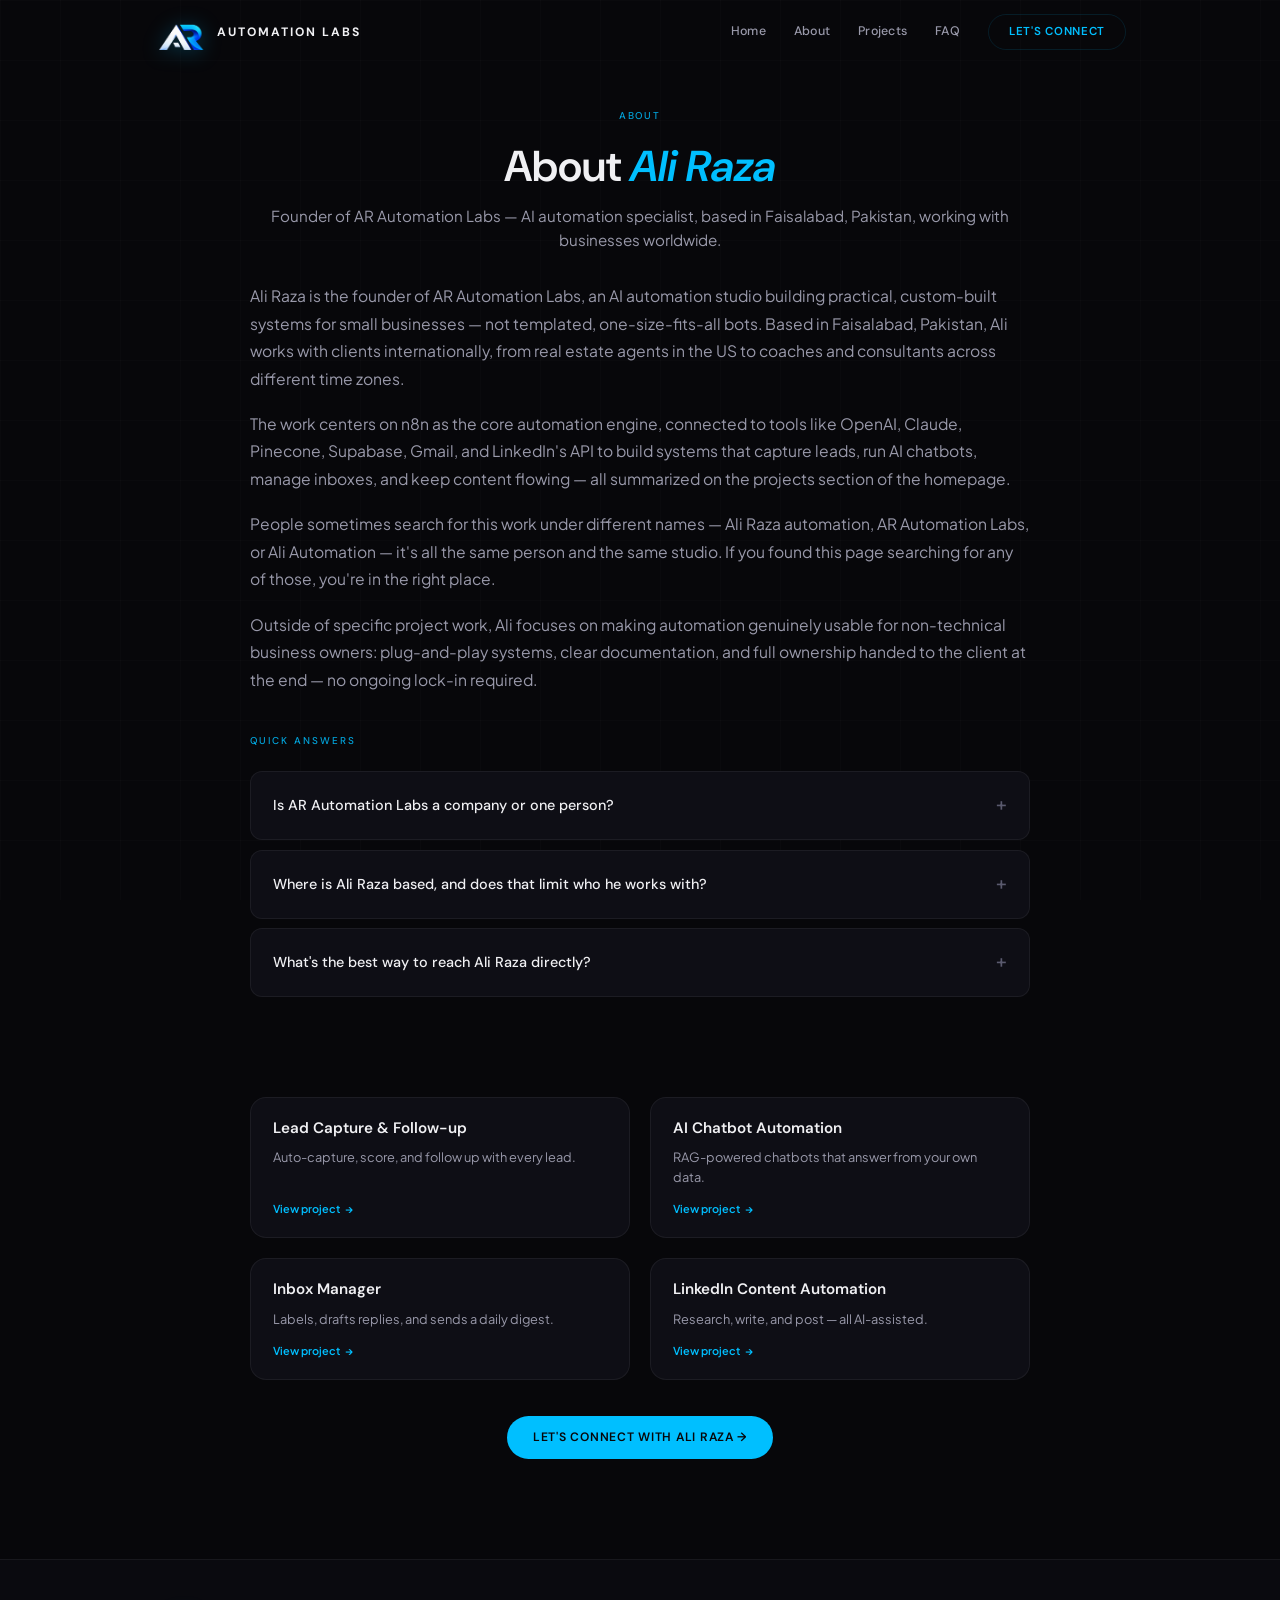
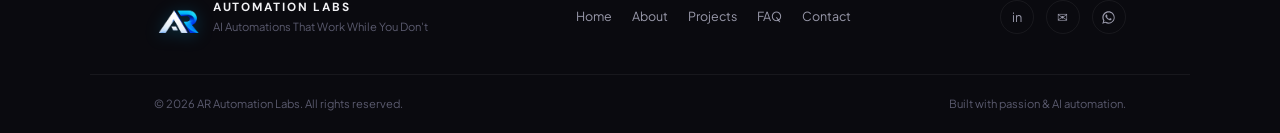
<file: about.html>
<!DOCTYPE html>
<html lang="en">
<head>
    <meta charset="UTF-8">
    <meta name="viewport" content="width=device-width, initial-scale=1.0">
    <title>About Ali Raza | Founder, AR Automation Labs</title>
    <meta name="description" content="Ali Raza is the founder of AR Automation Labs, an AI automation specialist based in Faisalabad, Pakistan, building n8n workflows for real estate, coaching, and consulting businesses worldwide.">
    <meta name="author" content="Ali Raza">
    <meta name="robots" content="index, follow, max-snippet:-1">
    <link rel="canonical" href="https://ar-automation-labs.vercel.app/about.html">

    <!-- Google Search Console verification: paste your code inside content="" below -->
    <meta name="google-site-verification" content="PASTE_YOUR_GSC_CODE_HERE">

    <meta property="og:type" content="website">
    <meta property="og:url" content="https://ar-automation-labs.vercel.app/about.html">
    <meta property="og:title" content="About Ali Raza — Founder, AR Automation Labs">
    <meta property="og:description" content="The story behind Ali Raza and AR Automation Labs.">
    <meta property="og:site_name" content="AR Automation Lab">
    <meta property="og:image" content="https://ar-automation-labs.vercel.app/uploads/profile_pic.png">
    <meta property="og:image:alt" content="Ali Raza — AI Automation Specialist at AR Automation Lab">

    <meta name="twitter:card" content="summary_large_image">
    <meta name="twitter:title" content="About Ali Raza — Founder, AR Automation Labs">
    <meta name="twitter:description" content="The story behind Ali Raza and AR Automation Labs.">
    <meta name="twitter:image" content="https://ar-automation-labs.vercel.app/uploads/profile_pic.png">
    <meta name="twitter:image:alt" content="Ali Raza — AI Automation Specialist at AR Automation Lab">

    <meta name="theme-color" content="#07070A">

    <link rel="preconnect" href="https://fonts.googleapis.com">
    <link rel="preconnect" href="https://fonts.gstatic.com" crossorigin>
    <link href="https://fonts.googleapis.com/css2?family=DM+Sans:ital,opsz,wght@0,9..40,300;0,9..40,400;0,9..40,500;0,9..40,600;0,9..40,700;1,9..40,400;1,9..40,700&family=Plus+Jakarta+Sans:wght@300;400;500;600;700&display=swap" rel="stylesheet">

    <link rel="icon" type="image/x-icon" href="favicon.ico?v=2">
    <link rel="icon" type="image/png" sizes="32x32" href="favicon.png?v=2">
    <link rel="icon" type="image/svg+xml" href="favicon.svg?v=2">
    <link rel="apple-touch-icon" href="uploads/apple-touch-icon.png?v=2">

    <script type="application/ld+json">
    {
      "@context": "https://schema.org",
      "@type": "ProfilePage",
      "mainEntity": { "@id": "https://ar-automation-labs.vercel.app#person" }
    }
    </script>

    <link rel="stylesheet" href="style.css">
</head>
<body>
    <div class="scroll-progress" id="scrollProgress" aria-hidden="true"></div>
    <div class="grid-bg" aria-hidden="true"></div>
    <div class="mouse-glow" id="mouseGlow" aria-hidden="true"></div>

    <header class="header" role="banner">
        <div class="header__inner">
            <a href="index.html#hero" class="brand" aria-label="AR Automation Labs - Home">
                <img src="uploads/ar-mark.png" alt="AR" class="brand__logo-img">
                <span class="brand__name">AUTOMATION LABS</span>
            </a>
            <nav class="header__nav" role="navigation" aria-label="Main">
                <a href="index.html#hero" class="header__nav-link">Home</a>
                <a href="index.html#about" class="header__nav-link">About</a>
                <a href="index.html#automations" class="header__nav-link">Projects</a>
                <a href="index.html#faq" class="header__nav-link">FAQ</a>
                <a href="index.html#contact" class="header__cta">Let's Connect</a>
            </nav>
            <button class="header__menu-btn" aria-label="Menu" aria-expanded="false">
                <span></span><span></span><span></span>
            </button>
        </div>
    </header>

    <div class="mobile-menu" id="mobileMenu" role="dialog" aria-label="Navigation menu" aria-hidden="true">
        <button class="mobile-menu__close" id="mobileMenuClose" aria-label="Close menu">
            <svg viewBox="0 0 24 24" fill="none" aria-hidden="true"><path d="M6 6l12 12M18 6L6 18" stroke="currentColor" stroke-width="2" stroke-linecap="round"/></svg>
        </button>
        <div class="mobile-menu__inner">
            <a href="index.html#hero" class="mobile-menu__link">Home</a>
            <a href="index.html#about" class="mobile-menu__link">About</a>
            <a href="index.html#automations" class="mobile-menu__link">Projects</a>
            <a href="index.html#faq" class="mobile-menu__link">FAQ</a>
            <a href="index.html#contact" class="mobile-menu__cta">Let's Connect</a>
        </div>
    </div>

    <main>
        <section class="section section--compact" data-animate>
            <div class="automations__inner" style="max-width:780px">

                <div class="automations__head" style="margin-bottom:30px">
                    <span class="label">About</span>
                    <h1 style="font-family:var(--fh);font-size:clamp(1.8rem,4vw,2.7rem);font-weight:600;line-height:1.15;margin-bottom:12px">About <span class="cyan">Ali Raza</span></h1>
                    <p class="automations__head-sub">Founder of AR Automation Labs — AI automation specialist, based in Faisalabad, Pakistan, working with businesses worldwide.</p>
                </div>

                <p style="color:var(--t2);line-height:1.75;margin-bottom:18px;font-size:.98rem">Ali Raza is the founder of AR Automation Labs, an AI automation studio building practical, custom-built systems for small businesses — not templated, one-size-fits-all bots. Based in Faisalabad, Pakistan, Ali works with clients internationally, from real estate agents in the US to coaches and consultants across different time zones.</p>
                <p style="color:var(--t2);line-height:1.75;margin-bottom:18px;font-size:.98rem">The work centers on n8n as the core automation engine, connected to tools like OpenAI, Claude, Pinecone, Supabase, Gmail, and LinkedIn's API to build systems that capture leads, run AI chatbots, manage inboxes, and keep content flowing — all summarized on the <a href="index.html#automations">projects section</a> of the homepage.</p>
                <p style="color:var(--t2);line-height:1.75;margin-bottom:18px;font-size:.98rem">People sometimes search for this work under different names — Ali Raza automation, AR Automation Labs, or Ali Automation — it's all the same person and the same studio. If you found this page searching for any of those, you're in the right place.</p>
                <p style="color:var(--t2);line-height:1.75;margin-bottom:32px;font-size:.98rem">Outside of specific project work, Ali focuses on making automation genuinely usable for non-technical business owners: plug-and-play systems, clear documentation, and full ownership handed to the client at the end — no ongoing lock-in required.</p>

                <div style="margin-bottom:8px">
                    <span class="label" style="margin-bottom:14px">Quick answers</span>
                </div>
                <div class="faq__list">
                    <div class="faq-item faq-item--visible">
                        <button class="faq-q" aria-expanded="false">Is AR Automation Labs a company or one person?</button>
                        <div class="faq-a"><p>Ali Raza is the founder and the person actually building every automation — a focused, hands-on studio rather than a large agency.</p></div>
                    </div>
                    <div class="faq-item faq-item--visible">
                        <button class="faq-q" aria-expanded="false">Where is Ali Raza based, and does that limit who he works with?</button>
                        <div class="faq-a"><p>Based in Faisalabad, Pakistan, but working with clients worldwide remotely — location hasn't been a barrier for any project so far.</p></div>
                    </div>
                    <div class="faq-item faq-item--visible">
                        <button class="faq-q" aria-expanded="false">What's the best way to reach Ali Raza directly?</button>
                        <div class="faq-a"><p>Email, LinkedIn, or WhatsApp — all linked at the bottom of every page, or use the contact form on the homepage.</p></div>
                    </div>
                </div>
            </div>
        </section>

        <section class="section section--compact" data-animate style="padding-top:0">
            <div class="automations__inner" style="max-width:780px">
                <div class="cards-grid">
                    <a class="card" href="lead-capture.html">
                        <div class="card__body"><h3>Lead Capture & Follow-up</h3><p>Auto-capture, score, and follow up with every lead.</p><span class="card__cta">View project <span class="card__cta-arrow">→</span></span></div>
                    </a>
                    <a class="card" href="ai-chatbots.html">
                        <div class="card__body"><h3>AI Chatbot Automation</h3><p>RAG-powered chatbots that answer from your own data.</p><span class="card__cta">View project <span class="card__cta-arrow">→</span></span></div>
                    </a>
                    <a class="card" href="inbox-manager.html">
                        <div class="card__body"><h3>Inbox Manager</h3><p>Labels, drafts replies, and sends a daily digest.</p><span class="card__cta">View project <span class="card__cta-arrow">→</span></span></div>
                    </a>
                    <a class="card" href="linkedin-content.html">
                        <div class="card__body"><h3>LinkedIn Content Automation</h3><p>Research, write, and post — all AI-assisted.</p><span class="card__cta">View project <span class="card__cta-arrow">→</span></span></div>
                    </a>
                </div>
                <div style="text-align:center;margin-top:36px">
                    <a href="index.html#contact" class="btn btn--solid">Let's Connect With Ali Raza →</a>
                </div>
            </div>
        </section>
    </main>

    <footer class="footer" role="contentinfo">
        <div class="footer__inner">
            <div class="footer__brand">
                <img src="uploads/ar-mark.png" alt="AR" class="footer__logo-img">
                <div class="footer__brand-text">
                    <span class="footer__brand-name">AUTOMATION LABS</span>
                    <span class="footer__brand-sub">AI Automations That Work While You Don't</span>
                </div>
            </div>
            <nav class="footer__nav" aria-label="Footer navigation">
                <a href="index.html#hero">Home</a>
                <a href="index.html#about">About</a>
                <a href="index.html#automations">Projects</a>
                <a href="index.html#faq">FAQ</a>
                <a href="index.html#contact">Contact</a>
            </nav>
            <div class="footer__socials">
                <a href="https://www.linkedin.com/in/ar-automation-labs/" target="_blank" rel="noopener noreferrer" aria-label="LinkedIn">in</a>
                <a href="https://mail.google.com/mail/?view=cm&to=aiautomationexpert786@gmail.com" target="_blank" rel="noopener noreferrer" aria-label="Email">&#9993;</a>
                <a href="https://wa.me/923236290238" target="_blank" rel="noopener noreferrer" aria-label="WhatsApp"><svg viewBox="0 0 24 24" width="15" height="15" fill="currentColor" aria-hidden="true"><path d="M12.04 2C6.6 2 2.2 6.4 2.2 11.84c0 1.94.52 3.76 1.42 5.33L2 22l4.96-1.58a9.8 9.8 0 005.08 1.4h.01c5.43 0 9.84-4.4 9.84-9.84C21.89 6.4 17.48 2 12.04 2zm0 17.96h-.01a8.2 8.2 0 01-4.17-1.14l-.3-.18-2.94.94.95-2.87-.2-.3a8.14 8.14 0 01-1.25-4.37c0-4.5 3.67-8.16 8.18-8.16 2.18 0 4.23.85 5.78 2.4a8.1 8.1 0 012.39 5.77c0 4.5-3.67 8.16-8.18 8.16zm4.49-6.11c-.25-.13-1.46-.72-1.68-.8-.23-.08-.39-.13-.56.12-.16.25-.64.8-.79.97-.14.16-.29.19-.54.06a6.7 6.7 0 01-1.97-1.21 7.4 7.4 0 01-1.36-1.7c-.14-.24-.02-.37.11-.5.11-.11.25-.29.37-.44.12-.15.16-.25.25-.42.08-.16.04-.31-.02-.44-.06-.12-.56-1.34-.76-1.84-.2-.48-.4-.42-.56-.43h-.48c-.16 0-.43.06-.65.31-.22.25-.85.83-.85 2.02s.87 2.34.99 2.51c.12.16 1.71 2.61 4.14 3.66.58.25 1.03.4 1.38.51.58.18 1.11.16 1.53.1.47-.07 1.46-.6 1.66-1.18.2-.58.2-1.07.14-1.18-.06-.1-.22-.16-.47-.28z"/></svg></a>
            </div>
        </div>
        <div class="footer__bottom">
            <span>© 2026 AR Automation Labs. All rights reserved.</span>
            <span>Built with passion &amp; AI automation.</span>
        </div>
    </footer>

    <script src="main.js"></script>
</body>
</html>
</file>
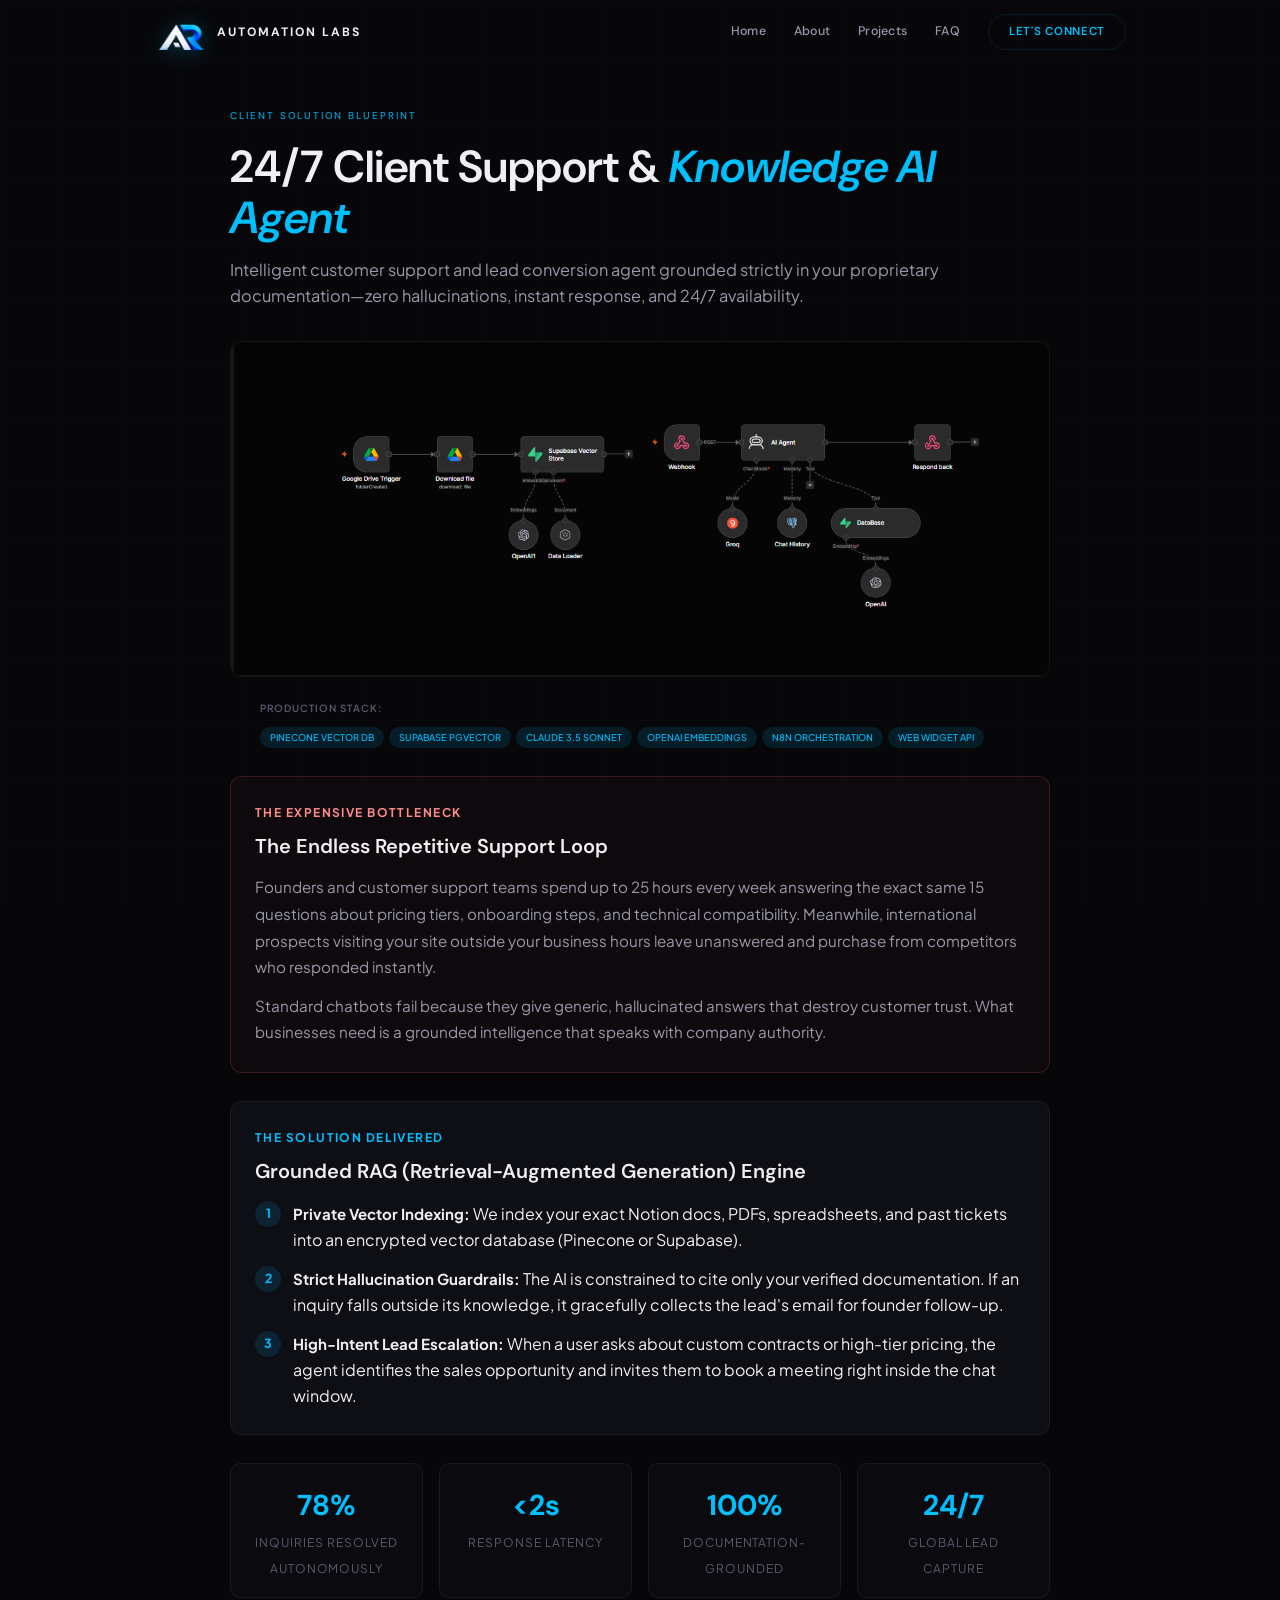
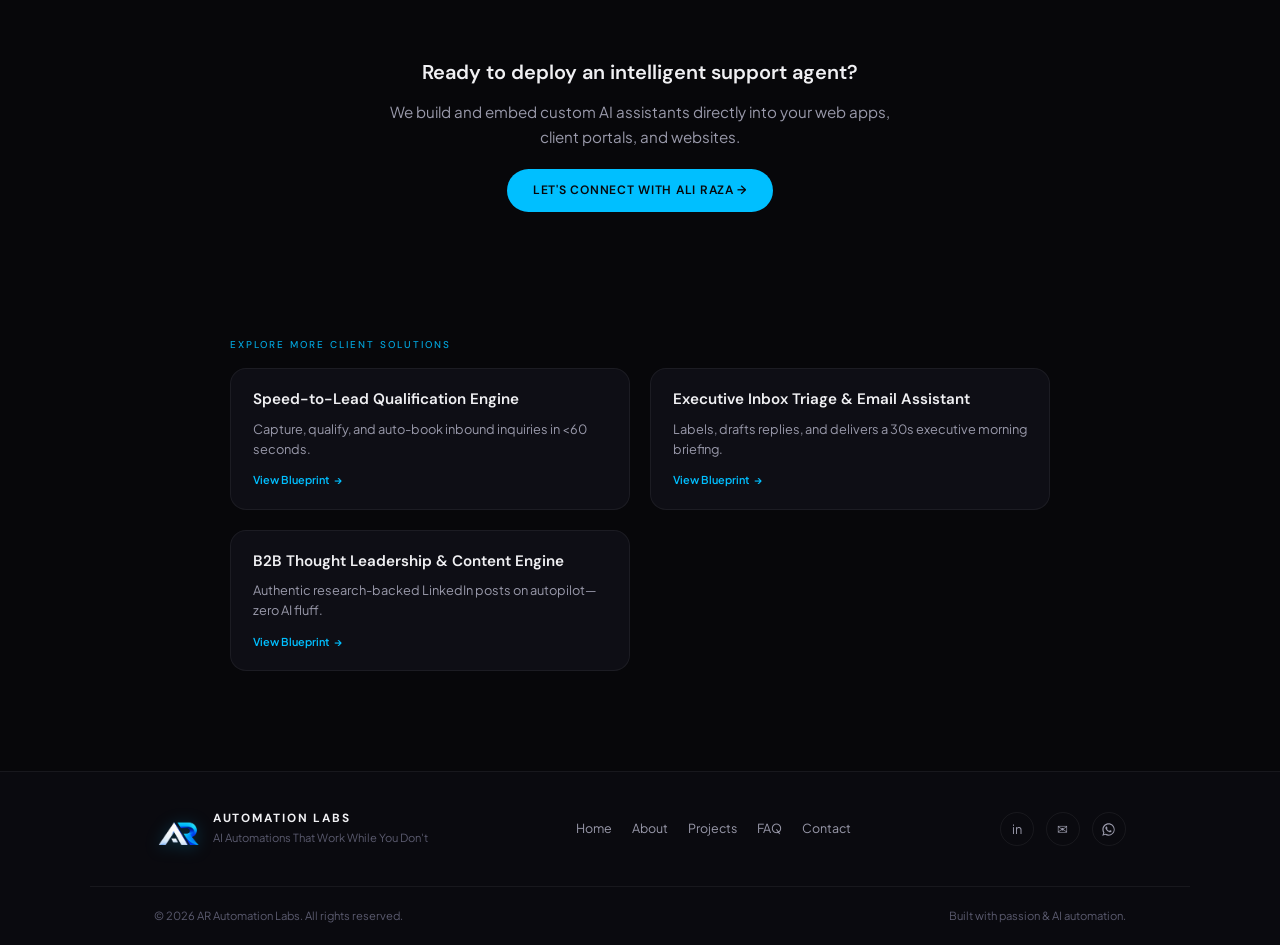
<file: ai-chatbots.html>
<!DOCTYPE html>
<html lang="en">
<head>
    <meta charset="UTF-8">
    <meta name="viewport" content="width=device-width, initial-scale=1.0">
    <title>24/7 AI Knowledge &amp; Support Agent | AR Automation Labs</title>
    <meta name="description" content="Custom 24/7 AI chatbots and support agents by Ali Raza (AR Automation Labs). RAG-powered vector memory (Pinecone/Supabase) trained on your company knowledge with zero hallucination.">
    <meta name="keywords" content="AI chatbot automation, custom AI agent, n8n chatbot, customer support AI, RAG chatbot, Pinecone, Supabase pgvector, Ali Raza, AR Automation Labs, business automation expert">
    <meta name="author" content="Ali Raza">
    <meta name="robots" content="index, follow, max-snippet:-1">
    <link rel="canonical" href="https://ar-automation-labs.vercel.app/ai-chatbots.html">

    <meta property="og:type" content="article">
    <meta property="og:url" content="https://ar-automation-labs.vercel.app/ai-chatbots.html">
    <meta property="og:title" content="24/7 AI Knowledge &amp; Support Agent — AR Automation Labs">
    <meta property="og:description" content="How we build autonomous support agents that answer 78% of inquiries instantly, grounded in your real business knowledge.">
    <meta property="og:site_name" content="AR Automation Labs">
    <meta property="og:image" content="https://ar-automation-labs.vercel.app/uploads/profile_pic.png">
    <meta property="og:image:alt" content="Ali Raza — AI Automation Specialist at AR Automation Labs">

    <meta name="twitter:card" content="summary_large_image">
    <meta name="twitter:title" content="24/7 AI Knowledge &amp; Support Agent — AR Automation Labs">
    <meta name="twitter:description" content="RAG-powered AI agents trained on your business data to resolve inquiries, qualify buyers, and escalate hot deals 24/7.">
    <meta name="twitter:image" content="https://ar-automation-labs.vercel.app/uploads/profile_pic.png">

    <meta name="theme-color" content="#07070A">

    <link rel="preconnect" href="https://fonts.googleapis.com">
    <link rel="preconnect" href="https://fonts.gstatic.com" crossorigin>
    <link href="https://fonts.googleapis.com/css2?family=DM+Sans:ital,opsz,wght@0,9..40,300;0,9..40,400;0,9..40,500;0,9..40,600;0,9..40,700;1,9..40,400;1,9..40,700&family=Plus+Jakarta+Sans:wght@300;400;500;600;700&display=swap" rel="stylesheet">

    <link rel="icon" type="image/x-icon" href="favicon.ico?v=2">
    <link rel="icon" type="image/png" sizes="32x32" href="favicon.png?v=2">
    <link rel="icon" type="image/svg+xml" href="favicon.svg?v=2">
    <link rel="apple-touch-icon" sizes="180x180" href="uploads/apple-touch-icon.png?v=2">

    <script type="application/ld+json">
    {
      "@context": "https://schema.org",
      "@type": "Service",
      "name": "24/7 AI Support & Knowledge Agent",
      "provider": {
        "@type": "LocalBusiness",
        "name": "AR Automation Labs",
        "url": "https://ar-automation-labs.vercel.app"
      },
      "serviceType": "Custom AI Chatbots and Support Automation",
      "areaServed": ["United States", "Global"],
      "description": "Custom RAG-powered AI chatbots and autonomous agents trained on company documentation and database knowledge to handle customer support, qualify leads, and resolve questions 24/7 with zero hallucinations."
    }
    </script>

    <link rel="stylesheet" href="style.css">
</head>
<body>
    <div class="scroll-progress" id="scrollProgress" aria-hidden="true"></div>
    <div class="grid-bg" aria-hidden="true"></div>
    <div class="mouse-glow" id="mouseGlow" aria-hidden="true"></div>

    <header class="header" role="banner">
        <div class="header__inner">
            <a href="index.html#hero" class="brand" aria-label="AR Automation Labs - Home">
                <img src="uploads/ar-mark.png" alt="AR" class="brand__logo-img">
                <span class="brand__name">AUTOMATION LABS</span>
            </a>
            <nav class="header__nav" role="navigation" aria-label="Main">
                <a href="index.html#hero" class="header__nav-link">Home</a>
                <a href="index.html#about" class="header__nav-link">About</a>
                <a href="index.html#automations" class="header__nav-link">Projects</a>
                <a href="index.html#faq" class="header__nav-link">FAQ</a>
                <a href="index.html#contact" class="header__cta">Let's Connect</a>
            </nav>
            <button class="header__menu-btn" aria-label="Menu" aria-expanded="false">
                <span></span><span></span><span></span>
            </button>
        </div>
    </header>

    <div class="mobile-menu" id="mobileMenu" role="dialog" aria-label="Navigation menu" aria-hidden="true">
        <button class="mobile-menu__close" id="mobileMenuClose" aria-label="Close menu">
            <svg viewBox="0 0 24 24" fill="none" aria-hidden="true"><path d="M6 6l12 12M18 6L6 18" stroke="currentColor" stroke-width="2" stroke-linecap="round"/></svg>
        </button>
        <div class="mobile-menu__inner">
            <a href="index.html#hero" class="mobile-menu__link">Home</a>
            <a href="index.html#about" class="mobile-menu__link">About</a>
            <a href="index.html#automations" class="mobile-menu__link">Projects</a>
            <a href="index.html#faq" class="mobile-menu__link">FAQ</a>
            <a href="index.html#contact" class="mobile-menu__cta">Let's Connect</a>
        </div>
    </div>

    <main>
        <section class="section section--compact" data-animate>
            <div class="automations__inner" style="max-width:820px">

                <div class="automations__head" style="margin-bottom:32px;text-align:left">
                    <span class="label">Client Solution Blueprint</span>
                    <h1 style="font-family:var(--fh);font-size:clamp(1.9rem,4vw,2.8rem);font-weight:600;line-height:1.15;margin-bottom:12px">24/7 Client Support &amp; <span class="cyan">Knowledge AI Agent</span></h1>
                    <p class="automations__head-sub" style="font-size:1.02rem;color:var(--t2);line-height:1.6">Intelligent customer support and lead conversion agent grounded strictly in your proprietary documentation—zero hallucinations, instant response, and 24/7 availability.</p>
                </div>

                <div class="modal__img-big" style="margin-bottom:24px;border:1px solid var(--brd);border-radius:12px;overflow:hidden">
                    <img src="screenshots/chatbot.png" alt="AI Chatbot RAG Workflow Architecture" style="width:100%;object-fit:cover;display:block">
                </div>

                <div class="modal__tech" style="margin-bottom:28px">
                    <span class="modal__tech-label">Production Stack:</span>
                    <div class="modal__tech-tags"><span>Pinecone Vector DB</span><span>Supabase pgvector</span><span>Claude 3.5 Sonnet</span><span>OpenAI Embeddings</span><span>n8n Orchestration</span><span>Web Widget API</span></div>
                </div>

                <!-- Painful Problem Section -->
                <div style="background:rgba(255,107,107,0.03);border:1px solid rgba(255,107,107,0.18);border-radius:12px;padding:26px 24px;margin-bottom:28px">
                    <span style="font-size:0.75rem;font-weight:700;text-transform:uppercase;letter-spacing:0.12em;color:#FF8B8B;display:block;margin-bottom:8px">The Expensive Bottleneck</span>
                    <h2 style="font-family:var(--fh);font-size:1.25rem;font-weight:600;color:var(--t1);margin-bottom:12px">The Endless Repetitive Support Loop</h2>
                    <p style="color:var(--t2);line-height:1.75;font-size:.95rem;margin-bottom:12px">Founders and customer support teams spend up to 25 hours every week answering the exact same 15 questions about pricing tiers, onboarding steps, and technical compatibility. Meanwhile, international prospects visiting your site outside your business hours leave unanswered and purchase from competitors who responded instantly.</p>
                    <p style="color:var(--t2);line-height:1.75;font-size:.95rem">Standard chatbots fail because they give generic, hallucinated answers that destroy customer trust. What businesses need is a grounded intelligence that speaks with company authority.</p>
                </div>

                <!-- Practical Solution Delivered -->
                <div style="background:var(--card);border:1px solid var(--brd);border-radius:12px;padding:26px 24px;margin-bottom:28px">
                    <span style="font-size:0.75rem;font-weight:700;text-transform:uppercase;letter-spacing:0.12em;color:var(--accent);display:block;margin-bottom:8px">The Solution Delivered</span>
                    <h2 style="font-family:var(--fh);font-size:1.25rem;font-weight:600;color:var(--t1);margin-bottom:14px">Grounded RAG (Retrieval-Augmented Generation) Engine</h2>
                    <div style="display:flex;flex-direction:column;gap:14px">
                        <div style="display:flex;gap:12px;align-items:flex-start">
                            <span style="background:var(--accent-d);color:var(--accent);width:26px;height:26px;border-radius:50%;display:flex;align-items:center;justify-content:center;font-weight:700;font-size:.78rem;flex-shrink:0">1</span>
                            <div><strong style="color:var(--t1);font-size:.94rem">Private Vector Indexing:</strong> We index your exact Notion docs, PDFs, spreadsheets, and past tickets into an encrypted vector database (Pinecone or Supabase).</div>
                        </div>
                        <div style="display:flex;gap:12px;align-items:flex-start">
                            <span style="background:var(--accent-d);color:var(--accent);width:26px;height:26px;border-radius:50%;display:flex;align-items:center;justify-content:center;font-weight:700;font-size:.78rem;flex-shrink:0">2</span>
                            <div><strong style="color:var(--t1);font-size:.94rem">Strict Hallucination Guardrails:</strong> The AI is constrained to cite only your verified documentation. If an inquiry falls outside its knowledge, it gracefully collects the lead's email for founder follow-up.</div>
                        </div>
                        <div style="display:flex;gap:12px;align-items:flex-start">
                            <span style="background:var(--accent-d);color:var(--accent);width:26px;height:26px;border-radius:50%;display:flex;align-items:center;justify-content:center;font-weight:700;font-size:.78rem;flex-shrink:0">3</span>
                            <div><strong style="color:var(--t1);font-size:.94rem">High-Intent Lead Escalation:</strong> When a user asks about custom contracts or high-tier pricing, the agent identifies the sales opportunity and invites them to book a meeting right inside the chat window.</div>
                        </div>
                    </div>
                </div>

                <!-- Measurable Results -->
                <div style="display:grid;grid-template-columns:repeat(auto-fit,minmax(180px,1fr));gap:16px;margin-bottom:34px">
                    <div style="background:var(--bg2);border:1px solid var(--brd);border-radius:10px;padding:18px;text-align:center">
                        <span style="font-family:var(--fh);font-size:1.8rem;font-weight:700;color:var(--accent);display:block">78%</span>
                        <span style="font-size:0.75rem;color:var(--t3);text-transform:uppercase;letter-spacing:0.08em">Inquiries Resolved Autonomously</span>
                    </div>
                    <div style="background:var(--bg2);border:1px solid var(--brd);border-radius:10px;padding:18px;text-align:center">
                        <span style="font-family:var(--fh);font-size:1.8rem;font-weight:700;color:var(--accent);display:block">&lt;2s</span>
                        <span style="font-size:0.75rem;color:var(--t3);text-transform:uppercase;letter-spacing:0.08em">Response Latency</span>
                    </div>
                    <div style="background:var(--bg2);border:1px solid var(--brd);border-radius:10px;padding:18px;text-align:center">
                        <span style="font-family:var(--fh);font-size:1.8rem;font-weight:700;color:var(--accent);display:block">100%</span>
                        <span style="font-size:0.75rem;color:var(--t3);text-transform:uppercase;letter-spacing:0.08em">Documentation-Grounded</span>
                    </div>
                    <div style="background:var(--bg2);border:1px solid var(--brd);border-radius:10px;padding:18px;text-align:center">
                        <span style="font-family:var(--fh);font-size:1.8rem;font-weight:700;color:var(--accent);display:block">24/7</span>
                        <span style="font-size:0.75rem;color:var(--t3);text-transform:uppercase;letter-spacing:0.08em">Global Lead Capture</span>
                    </div>
                </div>

                <div style="text-align:center;padding:24px 0 16px">
                    <h3 style="font-family:var(--fh);font-size:1.25rem;font-weight:600;margin-bottom:12px">Ready to deploy an intelligent support agent?</h3>
                    <p style="color:var(--t2);font-size:.95rem;margin-bottom:20px;max-width:540px;margin-left:auto;margin-right:auto">We build and embed custom AI assistants directly into your web apps, client portals, and websites.</p>
                    <a href="index.html#contact" class="btn btn--solid">Let's Connect With Ali Raza →</a>
                </div>

            </div>
        </section>

        <!-- Other Projects Navigation -->
        <section class="section section--compact" data-animate style="padding-top:0">
            <div class="automations__inner" style="max-width:820px">
                <span class="label" style="margin-bottom:16px">Explore More Client Solutions</span>
                <div class="cards-grid">
                    <a class="card" href="lead-capture.html">
                        <div class="card__body">
                            <h3>Speed-to-Lead Qualification Engine</h3>
                            <p>Capture, qualify, and auto-book inbound inquiries in &lt;60 seconds.</p>
                            <span class="card__cta">View Blueprint <span class="card__cta-arrow">→</span></span>
                        </div>
                    </a>
                    <a class="card" href="inbox-manager.html">
                        <div class="card__body">
                            <h3>Executive Inbox Triage &amp; Email Assistant</h3>
                            <p>Labels, drafts replies, and delivers a 30s executive morning briefing.</p>
                            <span class="card__cta">View Blueprint <span class="card__cta-arrow">→</span></span>
                        </div>
                    </a>
                    <a class="card" href="linkedin-content.html">
                        <div class="card__body">
                            <h3>B2B Thought Leadership &amp; Content Engine</h3>
                            <p>Authentic research-backed LinkedIn posts on autopilot—zero AI fluff.</p>
                            <span class="card__cta">View Blueprint <span class="card__cta-arrow">→</span></span>
                        </div>
                    </a>
                </div>
            </div>
        </section>
    </main>

    <footer class="footer" role="contentinfo">
        <div class="footer__inner">
            <div class="footer__brand">
                <img src="uploads/ar-mark.png" alt="AR" class="footer__logo-img">
                <div class="footer__brand-text">
                    <span class="footer__brand-name">AUTOMATION LABS</span>
                    <span class="footer__brand-sub">AI Automations That Work While You Don't</span>
                </div>
            </div>
            <nav class="footer__nav" aria-label="Footer navigation">
                <a href="index.html#hero">Home</a>
                <a href="index.html#about">About</a>
                <a href="index.html#automations">Projects</a>
                <a href="index.html#faq">FAQ</a>
                <a href="index.html#contact">Contact</a>
            </nav>
            <div class="footer__socials">
                <a href="https://www.linkedin.com/in/ar-automation-labs/" target="_blank" rel="noopener noreferrer" aria-label="LinkedIn">in</a>
                <a href="https://mail.google.com/mail/?view=cm&to=aiautomationexpert786@gmail.com" target="_blank" rel="noopener noreferrer" aria-label="Email">&#9993;</a>
                <a href="https://wa.me/923236290238" target="_blank" rel="noopener noreferrer" aria-label="WhatsApp"><svg viewBox="0 0 24 24" width="15" height="15" fill="currentColor" aria-hidden="true"><path d="M12.04 2C6.6 2 2.2 6.4 2.2 11.84c0 1.94.52 3.76 1.42 5.33L2 22l4.96-1.58a9.8 9.8 0 005.08 1.4h.01c5.43 0 9.84-4.4 9.84-9.84C21.89 6.4 17.48 2 12.04 2zm0 17.96h-.01a8.2 8.2 0 01-4.17-1.14l-.3-.18-2.94.94.95-2.87-.2-.3a8.14 8.14 0 01-1.25-4.37c0-4.5 3.67-8.16 8.18-8.16 2.18 0 4.23.85 5.78 2.4a8.1 8.1 0 012.39 5.77c0 4.5-3.67 8.16-8.18 8.16zm4.49-6.11c-.25-.13-1.46-.72-1.68-.8-.23-.08-.39-.13-.56.12-.16.25-.64.8-.79.97-.14.16-.29.19-.54.06a6.7 6.7 0 01-1.97-1.21 7.4 7.4 0 01-1.36-1.7c-.14-.24-.02-.37.11-.5.11-.11.25-.29.37-.44.12-.15.16-.25.25-.42.08-.16.04-.31-.02-.44-.06-.12-.56-1.34-.76-1.84-.2-.48-.4-.42-.56-.43h-.48c-.16 0-.43.06-.65.31-.22.25-.85.83-.85 2.02s.87 2.34.99 2.51c.12.16 1.71 2.61 4.14 3.66.58.25 1.03.4 1.38.51.58.18 1.11.16 1.53.1.47-.07 1.46-.6 1.66-1.18.2-.58.2-1.07.14-1.18-.06-.1-.22-.16-.47-.28z"/></svg></a>
            </div>
        </div>
        <div class="footer__bottom">
            <span>© 2026 AR Automation Labs. All rights reserved.</span>
            <span>Built with passion &amp; AI automation.</span>
        </div>
    </footer>

    <script src="main.js"></script>
</body>
</html>
</file>
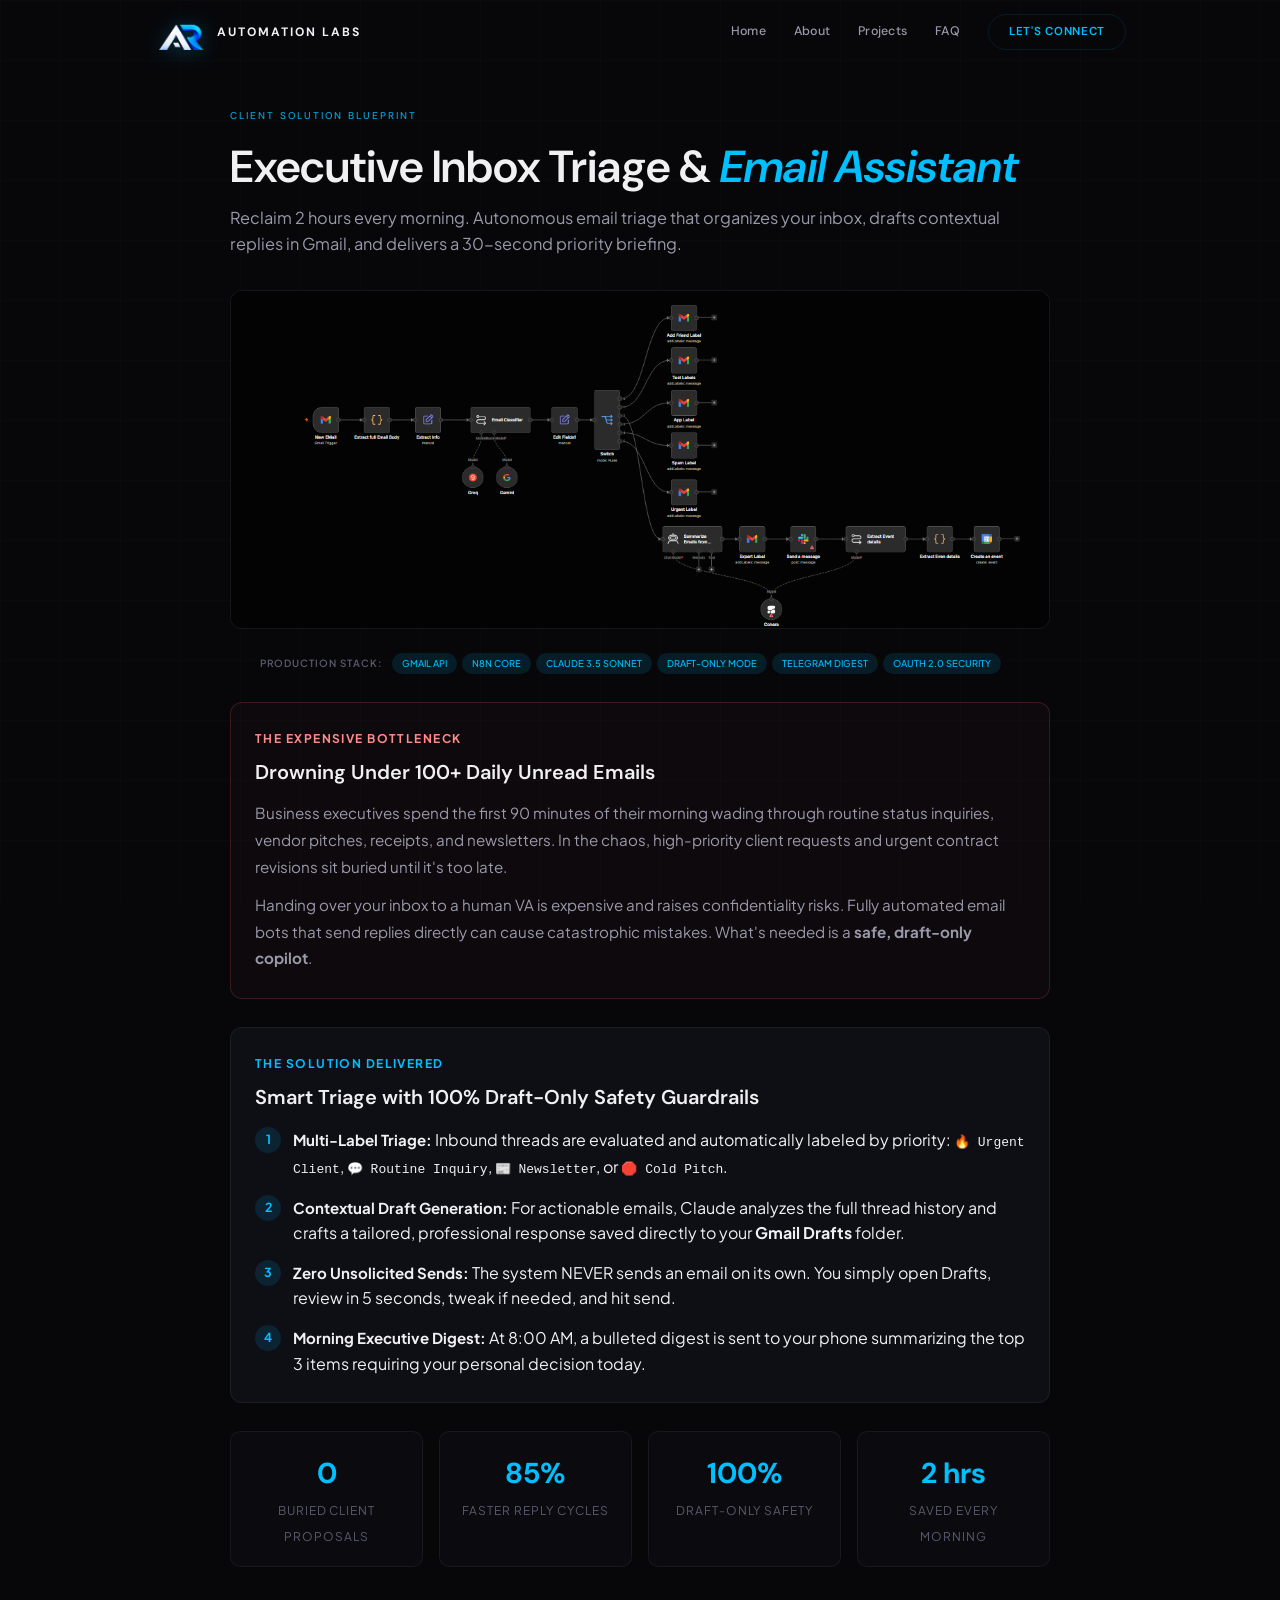
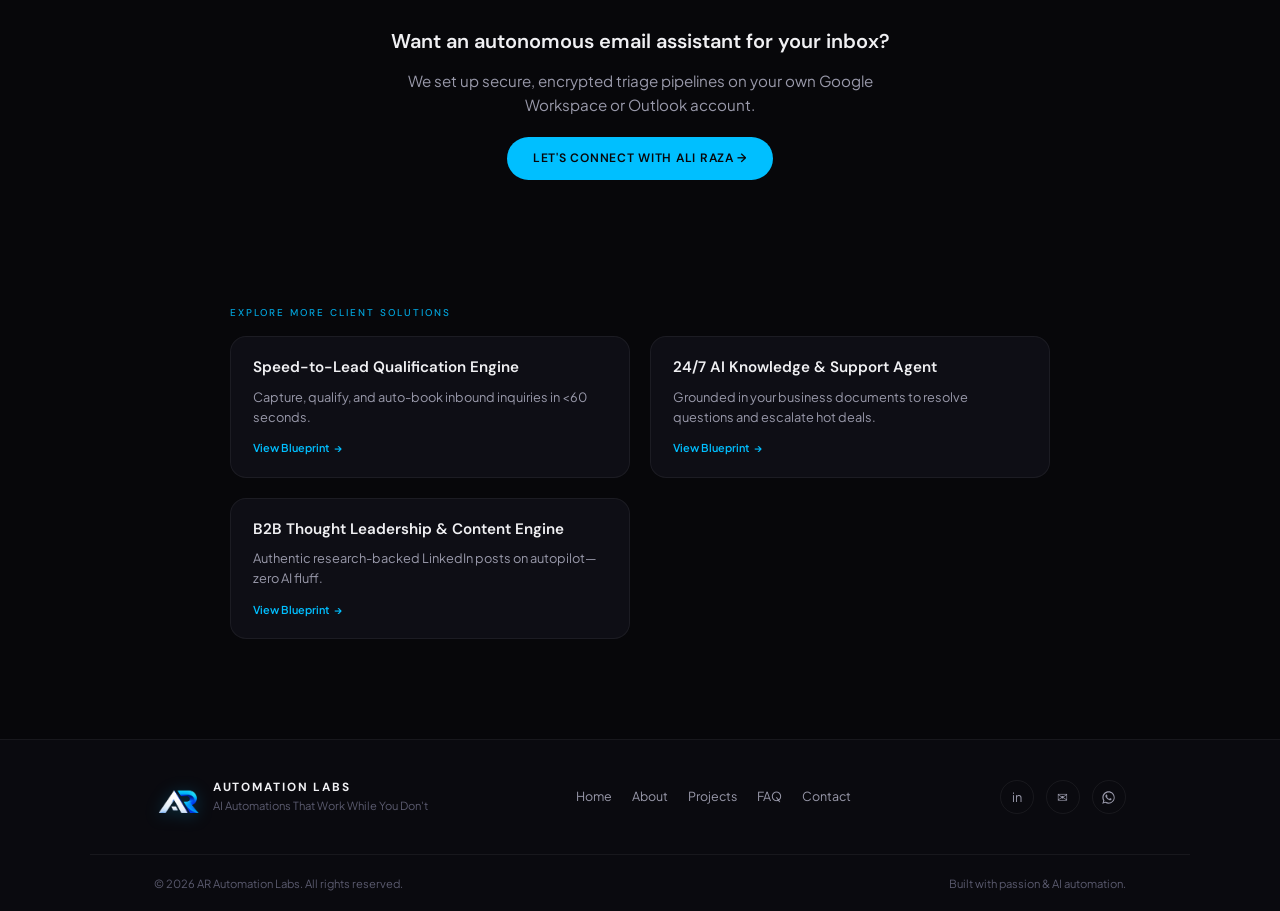
<file: inbox-manager.html>
<!DOCTYPE html>
<html lang="en">
<head>
    <meta charset="UTF-8">
    <meta name="viewport" content="width=device-width, initial-scale=1.0">
    <title>Executive Inbox Triage &amp; Email Assistant | AR Automation Labs</title>
    <meta name="description" content="Autonomous executive inbox management and email triage by Ali Raza (AR Automation Labs). Safe draft-only replies in Gmail, label prioritization, and daily briefing via n8n.">
    <meta name="keywords" content="inbox management automation, email automation, executive email triage, n8n Gmail workflow, AI draft replies, inbox zero automation, Ali Raza, AR Automation Labs">
    <meta name="author" content="Ali Raza">
    <meta name="robots" content="index, follow, max-snippet:-1">
    <link rel="canonical" href="https://ar-automation-labs.vercel.app/inbox-manager.html">

    <meta property="og:type" content="article">
    <meta property="og:url" content="https://ar-automation-labs.vercel.app/inbox-manager.html">
    <meta property="og:title" content="Executive Inbox Triage &amp; Email Assistant — AR Automation Labs">
    <meta property="og:description" content="How we built an autonomous triage system that drafts contextual replies in Gmail safely and saves founders 2+ hours daily.">
    <meta property="og:site_name" content="AR Automation Labs">
    <meta property="og:image" content="https://ar-automation-labs.vercel.app/uploads/profile_pic.png">
    <meta property="og:image:alt" content="Ali Raza — AI Automation Specialist at AR Automation Labs">

    <meta name="twitter:card" content="summary_large_image">
    <meta name="twitter:title" content="Executive Inbox Triage &amp; Email Assistant — AR Automation Labs">
    <meta name="twitter:description" content="Zero missed client proposals. Autonomous Gmail triage with 100% draft-only safety architecture.">
    <meta name="twitter:image" content="https://ar-automation-labs.vercel.app/uploads/profile_pic.png">

    <meta name="theme-color" content="#07070A">

    <link rel="preconnect" href="https://fonts.googleapis.com">
    <link rel="preconnect" href="https://fonts.gstatic.com" crossorigin>
    <link href="https://fonts.googleapis.com/css2?family=DM+Sans:ital,opsz,wght@0,9..40,300;0,9..40,400;0,9..40,500;0,9..40,600;0,9..40,700;1,9..40,400;1,9..40,700&family=Plus+Jakarta+Sans:wght@300;400;500;600;700&display=swap" rel="stylesheet">

    <link rel="icon" type="image/x-icon" href="favicon.ico?v=2">
    <link rel="icon" type="image/png" sizes="32x32" href="favicon.png?v=2">
    <link rel="icon" type="image/svg+xml" href="favicon.svg?v=2">
    <link rel="apple-touch-icon" sizes="180x180" href="uploads/apple-touch-icon.png?v=2">

    <script type="application/ld+json">
    {
      "@context": "https://schema.org",
      "@type": "Service",
      "name": "Executive Inbox Triage & Email Automation",
      "provider": {
        "@type": "LocalBusiness",
        "name": "AR Automation Labs",
        "url": "https://ar-automation-labs.vercel.app"
      },
      "serviceType": "Inbox Management and Email Automation",
      "areaServed": ["United States", "Global"],
      "description": "Autonomous inbox triage system that labels incoming emails, drafts context-aware responses in Gmail Drafts (draft-only safety mode), and delivers a daily priority briefing."
    }
    </script>

    <link rel="stylesheet" href="style.css">
</head>
<body>
    <div class="scroll-progress" id="scrollProgress" aria-hidden="true"></div>
    <div class="grid-bg" aria-hidden="true"></div>
    <div class="mouse-glow" id="mouseGlow" aria-hidden="true"></div>

    <header class="header" role="banner">
        <div class="header__inner">
            <a href="index.html#hero" class="brand" aria-label="AR Automation Labs - Home">
                <img src="uploads/ar-mark.png" alt="AR" class="brand__logo-img">
                <span class="brand__name">AUTOMATION LABS</span>
            </a>
            <nav class="header__nav" role="navigation" aria-label="Main">
                <a href="index.html#hero" class="header__nav-link">Home</a>
                <a href="index.html#about" class="header__nav-link">About</a>
                <a href="index.html#automations" class="header__nav-link">Projects</a>
                <a href="index.html#faq" class="header__nav-link">FAQ</a>
                <a href="index.html#contact" class="header__cta">Let's Connect</a>
            </nav>
            <button class="header__menu-btn" aria-label="Menu" aria-expanded="false">
                <span></span><span></span><span></span>
            </button>
        </div>
    </header>

    <div class="mobile-menu" id="mobileMenu" role="dialog" aria-label="Navigation menu" aria-hidden="true">
        <button class="mobile-menu__close" id="mobileMenuClose" aria-label="Close menu">
            <svg viewBox="0 0 24 24" fill="none" aria-hidden="true"><path d="M6 6l12 12M18 6L6 18" stroke="currentColor" stroke-width="2" stroke-linecap="round"/></svg>
        </button>
        <div class="mobile-menu__inner">
            <a href="index.html#hero" class="mobile-menu__link">Home</a>
            <a href="index.html#about" class="mobile-menu__link">About</a>
            <a href="index.html#automations" class="mobile-menu__link">Projects</a>
            <a href="index.html#faq" class="mobile-menu__link">FAQ</a>
            <a href="index.html#contact" class="mobile-menu__cta">Let's Connect</a>
        </div>
    </div>

    <main>
        <section class="section section--compact" data-animate>
            <div class="automations__inner" style="max-width:820px">

                <div class="automations__head" style="margin-bottom:32px;text-align:left">
                    <span class="label">Client Solution Blueprint</span>
                    <h1 style="font-family:var(--fh);font-size:clamp(1.9rem,4vw,2.8rem);font-weight:600;line-height:1.15;margin-bottom:12px">Executive Inbox Triage &amp; <span class="cyan">Email Assistant</span></h1>
                    <p class="automations__head-sub" style="font-size:1.02rem;color:var(--t2);line-height:1.6">Reclaim 2 hours every morning. Autonomous email triage that organizes your inbox, drafts contextual replies in Gmail, and delivers a 30-second priority briefing.</p>
                </div>

                <div class="modal__img-big" style="margin-bottom:24px;border:1px solid var(--brd);border-radius:12px;overflow:hidden">
                    <img src="screenshots/inbox.png" alt="Inbox Triage Workflow Architecture" style="width:100%;object-fit:cover;display:block">
                </div>

                <div class="modal__tech" style="margin-bottom:28px">
                    <span class="modal__tech-label">Production Stack:</span>
                    <div class="modal__tech-tags"><span>Gmail API</span><span>n8n Core</span><span>Claude 3.5 Sonnet</span><span>Draft-Only Mode</span><span>Telegram Digest</span><span>OAuth 2.0 Security</span></div>
                </div>

                <!-- Painful Problem Section -->
                <div style="background:rgba(255,107,107,0.03);border:1px solid rgba(255,107,107,0.18);border-radius:12px;padding:26px 24px;margin-bottom:28px">
                    <span style="font-size:0.75rem;font-weight:700;text-transform:uppercase;letter-spacing:0.12em;color:#FF8B8B;display:block;margin-bottom:8px">The Expensive Bottleneck</span>
                    <h2 style="font-family:var(--fh);font-size:1.25rem;font-weight:600;color:var(--t1);margin-bottom:12px">Drowning Under 100+ Daily Unread Emails</h2>
                    <p style="color:var(--t2);line-height:1.75;font-size:.95rem;margin-bottom:12px">Business executives spend the first 90 minutes of their morning wading through routine status inquiries, vendor pitches, receipts, and newsletters. In the chaos, high-priority client requests and urgent contract revisions sit buried until it's too late.</p>
                    <p style="color:var(--t2);line-height:1.75;font-size:.95rem">Handing over your inbox to a human VA is expensive and raises confidentiality risks. Fully automated email bots that send replies directly can cause catastrophic mistakes. What's needed is a <strong>safe, draft-only copilot</strong>.</p>
                </div>

                <!-- Practical Solution Delivered -->
                <div style="background:var(--card);border:1px solid var(--brd);border-radius:12px;padding:26px 24px;margin-bottom:28px">
                    <span style="font-size:0.75rem;font-weight:700;text-transform:uppercase;letter-spacing:0.12em;color:var(--accent);display:block;margin-bottom:8px">The Solution Delivered</span>
                    <h2 style="font-family:var(--fh);font-size:1.25rem;font-weight:600;color:var(--t1);margin-bottom:14px">Smart Triage with 100% Draft-Only Safety Guardrails</h2>
                    <div style="display:flex;flex-direction:column;gap:14px">
                        <div style="display:flex;gap:12px;align-items:flex-start">
                            <span style="background:var(--accent-d);color:var(--accent);width:26px;height:26px;border-radius:50%;display:flex;align-items:center;justify-content:center;font-weight:700;font-size:.78rem;flex-shrink:0">1</span>
                            <div><strong style="color:var(--t1);font-size:.94rem">Multi-Label Triage:</strong> Inbound threads are evaluated and automatically labeled by priority: <code>🔥 Urgent Client</code>, <code>💬 Routine Inquiry</code>, <code>📰 Newsletter</code>, or <code>🛑 Cold Pitch</code>.</div>
                        </div>
                        <div style="display:flex;gap:12px;align-items:flex-start">
                            <span style="background:var(--accent-d);color:var(--accent);width:26px;height:26px;border-radius:50%;display:flex;align-items:center;justify-content:center;font-weight:700;font-size:.78rem;flex-shrink:0">2</span>
                            <div><strong style="color:var(--t1);font-size:.94rem">Contextual Draft Generation:</strong> For actionable emails, Claude analyzes the full thread history and crafts a tailored, professional response saved directly to your <strong>Gmail Drafts</strong> folder.</div>
                        </div>
                        <div style="display:flex;gap:12px;align-items:flex-start">
                            <span style="background:var(--accent-d);color:var(--accent);width:26px;height:26px;border-radius:50%;display:flex;align-items:center;justify-content:center;font-weight:700;font-size:.78rem;flex-shrink:0">3</span>
                            <div><strong style="color:var(--t1);font-size:.94rem">Zero Unsolicited Sends:</strong> The system NEVER sends an email on its own. You simply open Drafts, review in 5 seconds, tweak if needed, and hit send.</div>
                        </div>
                        <div style="display:flex;gap:12px;align-items:flex-start">
                            <span style="background:var(--accent-d);color:var(--accent);width:26px;height:26px;border-radius:50%;display:flex;align-items:center;justify-content:center;font-weight:700;font-size:.78rem;flex-shrink:0">4</span>
                            <div><strong style="color:var(--t1);font-size:.94rem">Morning Executive Digest:</strong> At 8:00 AM, a bulleted digest is sent to your phone summarizing the top 3 items requiring your personal decision today.</div>
                        </div>
                    </div>
                </div>

                <!-- Measurable Results -->
                <div style="display:grid;grid-template-columns:repeat(auto-fit,minmax(180px,1fr));gap:16px;margin-bottom:34px">
                    <div style="background:var(--bg2);border:1px solid var(--brd);border-radius:10px;padding:18px;text-align:center">
                        <span style="font-family:var(--fh);font-size:1.8rem;font-weight:700;color:var(--accent);display:block">0</span>
                        <span style="font-size:0.75rem;color:var(--t3);text-transform:uppercase;letter-spacing:0.08em">Buried Client Proposals</span>
                    </div>
                    <div style="background:var(--bg2);border:1px solid var(--brd);border-radius:10px;padding:18px;text-align:center">
                        <span style="font-family:var(--fh);font-size:1.8rem;font-weight:700;color:var(--accent);display:block">85%</span>
                        <span style="font-size:0.75rem;color:var(--t3);text-transform:uppercase;letter-spacing:0.08em">Faster Reply Cycles</span>
                    </div>
                    <div style="background:var(--bg2);border:1px solid var(--brd);border-radius:10px;padding:18px;text-align:center">
                        <span style="font-family:var(--fh);font-size:1.8rem;font-weight:700;color:var(--accent);display:block">100%</span>
                        <span style="font-size:0.75rem;color:var(--t3);text-transform:uppercase;letter-spacing:0.08em">Draft-Only Safety</span>
                    </div>
                    <div style="background:var(--bg2);border:1px solid var(--brd);border-radius:10px;padding:18px;text-align:center">
                        <span style="font-family:var(--fh);font-size:1.8rem;font-weight:700;color:var(--accent);display:block">2 hrs</span>
                        <span style="font-size:0.75rem;color:var(--t3);text-transform:uppercase;letter-spacing:0.08em">Saved Every Morning</span>
                    </div>
                </div>

                <div style="text-align:center;padding:24px 0 16px">
                    <h3 style="font-family:var(--fh);font-size:1.25rem;font-weight:600;margin-bottom:12px">Want an autonomous email assistant for your inbox?</h3>
                    <p style="color:var(--t2);font-size:.95rem;margin-bottom:20px;max-width:540px;margin-left:auto;margin-right:auto">We set up secure, encrypted triage pipelines on your own Google Workspace or Outlook account.</p>
                    <a href="index.html#contact" class="btn btn--solid">Let's Connect With Ali Raza →</a>
                </div>

            </div>
        </section>

        <!-- Other Projects Navigation -->
        <section class="section section--compact" data-animate style="padding-top:0">
            <div class="automations__inner" style="max-width:820px">
                <span class="label" style="margin-bottom:16px">Explore More Client Solutions</span>
                <div class="cards-grid">
                    <a class="card" href="lead-capture.html">
                        <div class="card__body">
                            <h3>Speed-to-Lead Qualification Engine</h3>
                            <p>Capture, qualify, and auto-book inbound inquiries in &lt;60 seconds.</p>
                            <span class="card__cta">View Blueprint <span class="card__cta-arrow">→</span></span>
                        </div>
                    </a>
                    <a class="card" href="ai-chatbots.html">
                        <div class="card__body">
                            <h3>24/7 AI Knowledge &amp; Support Agent</h3>
                            <p>Grounded in your business documents to resolve questions and escalate hot deals.</p>
                            <span class="card__cta">View Blueprint <span class="card__cta-arrow">→</span></span>
                        </div>
                    </a>
                    <a class="card" href="linkedin-content.html">
                        <div class="card__body">
                            <h3>B2B Thought Leadership &amp; Content Engine</h3>
                            <p>Authentic research-backed LinkedIn posts on autopilot—zero AI fluff.</p>
                            <span class="card__cta">View Blueprint <span class="card__cta-arrow">→</span></span>
                        </div>
                    </a>
                </div>
            </div>
        </section>
    </main>

    <footer class="footer" role="contentinfo">
        <div class="footer__inner">
            <div class="footer__brand">
                <img src="uploads/ar-mark.png" alt="AR" class="footer__logo-img">
                <div class="footer__brand-text">
                    <span class="footer__brand-name">AUTOMATION LABS</span>
                    <span class="footer__brand-sub">AI Automations That Work While You Don't</span>
                </div>
            </div>
            <nav class="footer__nav" aria-label="Footer navigation">
                <a href="index.html#hero">Home</a>
                <a href="index.html#about">About</a>
                <a href="index.html#automations">Projects</a>
                <a href="index.html#faq">FAQ</a>
                <a href="index.html#contact">Contact</a>
            </nav>
            <div class="footer__socials">
                <a href="https://www.linkedin.com/in/ar-automation-labs/" target="_blank" rel="noopener noreferrer" aria-label="LinkedIn">in</a>
                <a href="https://mail.google.com/mail/?view=cm&to=aiautomationexpert786@gmail.com" target="_blank" rel="noopener noreferrer" aria-label="Email">&#9993;</a>
                <a href="https://wa.me/923236290238" target="_blank" rel="noopener noreferrer" aria-label="WhatsApp"><svg viewBox="0 0 24 24" width="15" height="15" fill="currentColor" aria-hidden="true"><path d="M12.04 2C6.6 2 2.2 6.4 2.2 11.84c0 1.94.52 3.76 1.42 5.33L2 22l4.96-1.58a9.8 9.8 0 005.08 1.4h.01c5.43 0 9.84-4.4 9.84-9.84C21.89 6.4 17.48 2 12.04 2zm0 17.96h-.01a8.2 8.2 0 01-4.17-1.14l-.3-.18-2.94.94.95-2.87-.2-.3a8.14 8.14 0 01-1.25-4.37c0-4.5 3.67-8.16 8.18-8.16 2.18 0 4.23.85 5.78 2.4a8.1 8.1 0 012.39 5.77c0 4.5-3.67 8.16-8.18 8.16zm4.49-6.11c-.25-.13-1.46-.72-1.68-.8-.23-.08-.39-.13-.56.12-.16.25-.64.8-.79.97-.14.16-.29.19-.54.06a6.7 6.7 0 01-1.97-1.21 7.4 7.4 0 01-1.36-1.7c-.14-.24-.02-.37.11-.5.11-.11.25-.29.37-.44.12-.15.16-.25.25-.42.08-.16.04-.31-.02-.44-.06-.12-.56-1.34-.76-1.84-.2-.48-.4-.42-.56-.43h-.48c-.16 0-.43.06-.65.31-.22.25-.85.83-.85 2.02s.87 2.34.99 2.51c.12.16 1.71 2.61 4.14 3.66.58.25 1.03.4 1.38.51.58.18 1.11.16 1.53.1.47-.07 1.46-.6 1.66-1.18.2-.58.2-1.07.14-1.18-.06-.1-.22-.16-.47-.28z"/></svg></a>
            </div>
        </div>
        <div class="footer__bottom">
            <span>© 2026 AR Automation Labs. All rights reserved.</span>
            <span>Built with passion &amp; AI automation.</span>
        </div>
    </footer>

    <script src="main.js"></script>
</body>
</html>
</file>
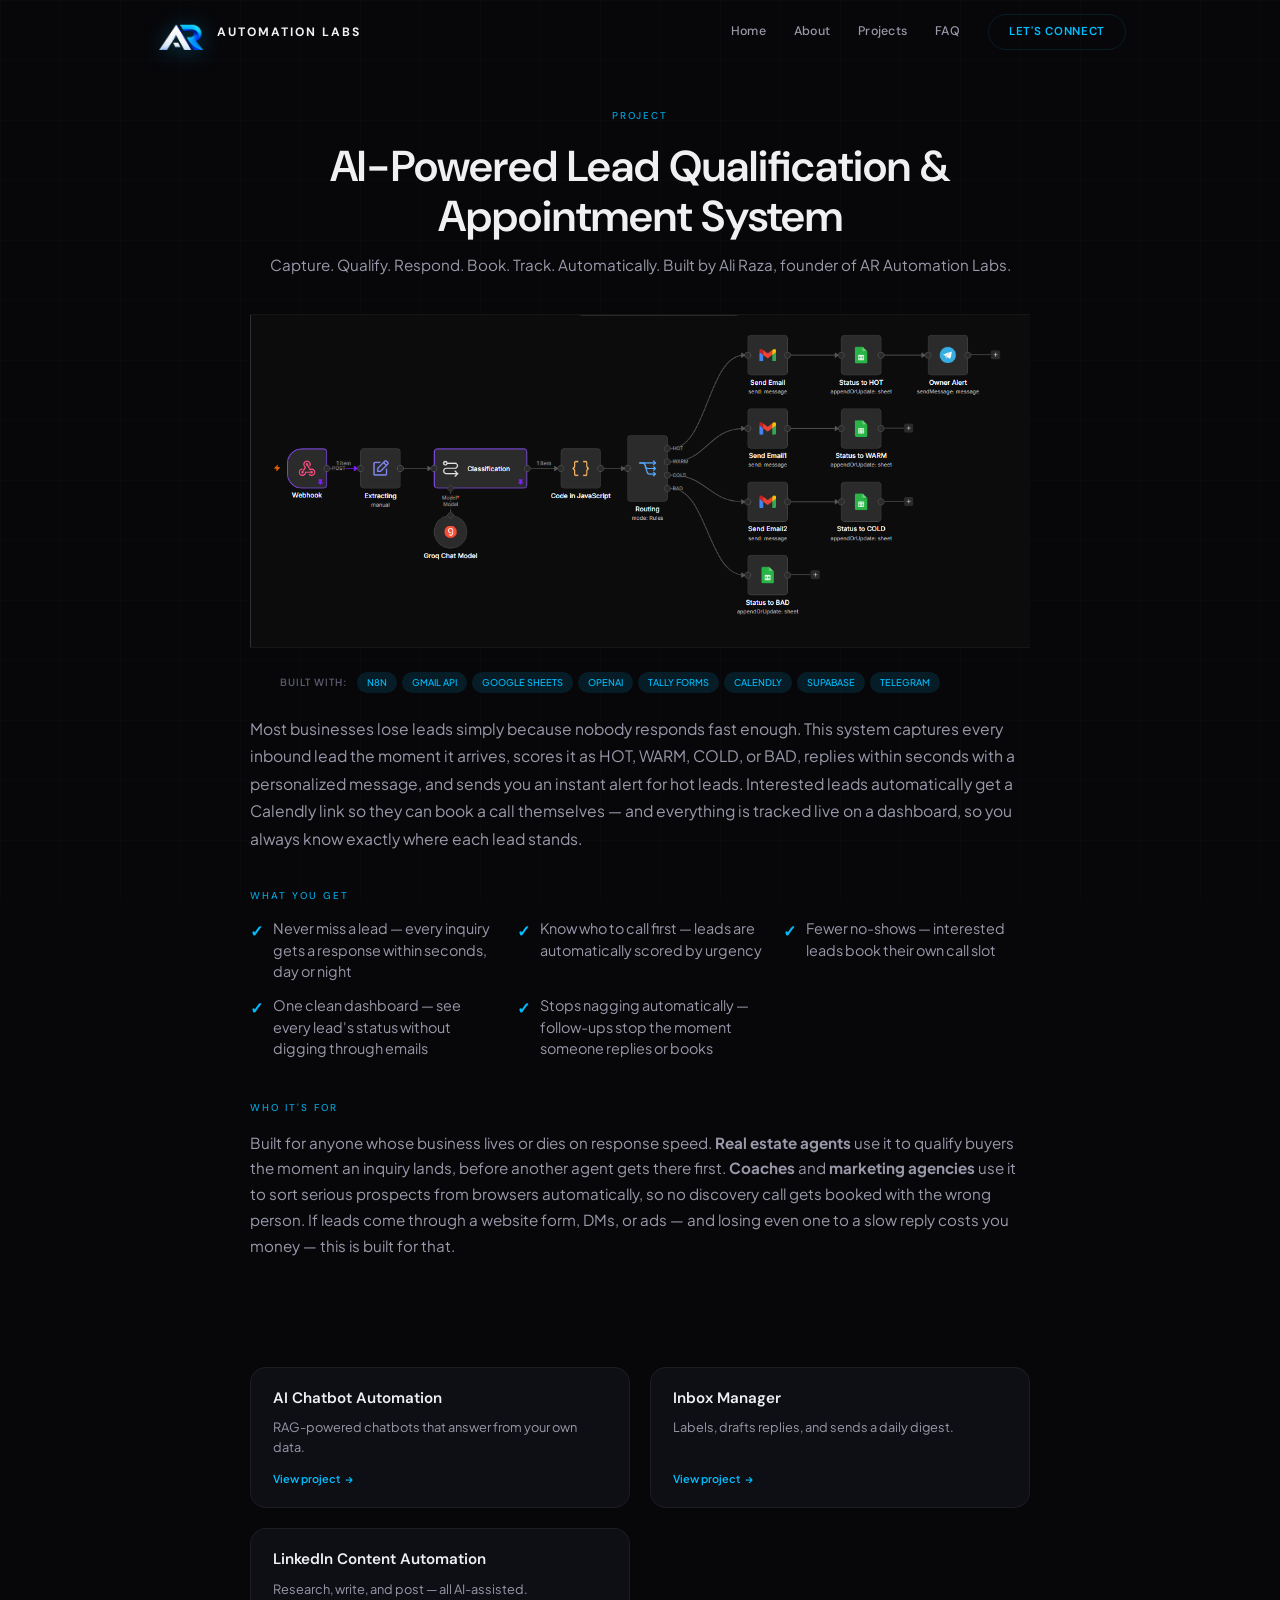
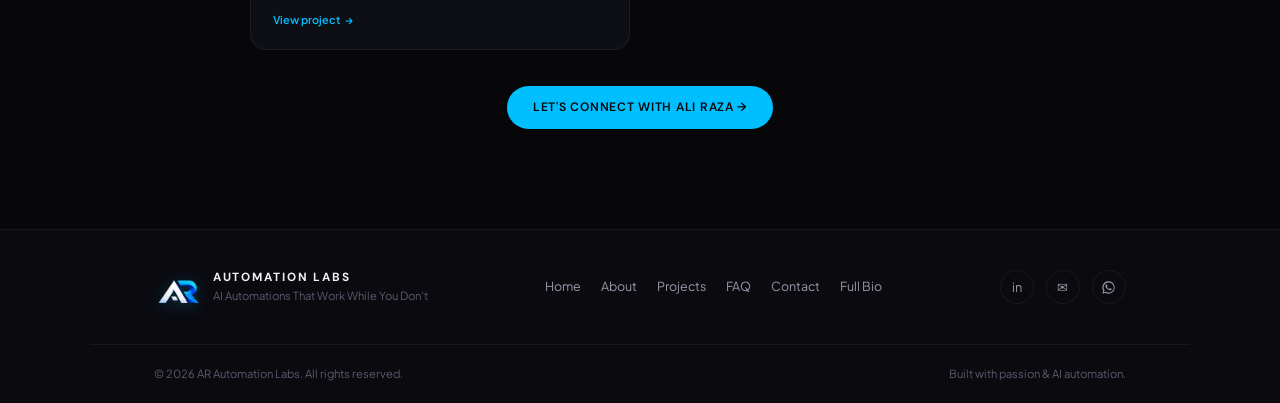
<file: lead-capture.html>
<!DOCTYPE html>
<html lang="en">
<head>
    <meta charset="UTF-8">
    <meta name="viewport" content="width=device-width, initial-scale=1.0">
    <title>AI Lead Capture & Follow-Up Automation | Ali Raza — AR Automation Labs</title>
    <meta name="description" content="Ali Raza (AR Automation Labs) builds AI lead capture and follow-up automation with n8n for real estate agents, coaches, and marketing agencies — auto-score leads, send instant replies, and book calls automatically.">
    <meta name="author" content="Ali Raza">
    <meta name="robots" content="index, follow, max-snippet:-1">
    <link rel="canonical" href="https://ar-automation-labs.vercel.app/lead-capture.html">

    <!-- Google Search Console verification: paste your code inside content="" below -->
    <meta name="google-site-verification" content="PASTE_YOUR_GSC_CODE_HERE">

    <meta property="og:type" content="website">
    <meta property="og:url" content="https://ar-automation-labs.vercel.app/lead-capture.html">
    <meta property="og:title" content="AI Lead Capture & Follow-Up Automation — AR Automation Labs">
    <meta property="og:description" content="Custom n8n lead capture systems that qualify, respond to, and book leads automatically — built by Ali Raza.">
    <meta property="og:site_name" content="AR Automation Lab">
    <meta property="og:image" content="https://ar-automation-labs.vercel.app/uploads/profile_pic.png">
    <meta property="og:image:alt" content="Ali Raza — AI Automation Specialist at AR Automation Lab">

    <meta name="twitter:card" content="summary_large_image">
    <meta name="twitter:title" content="AI Lead Capture & Follow-Up Automation — AR Automation Labs">
    <meta name="twitter:description" content="Custom n8n lead capture systems that qualify, respond to, and book leads automatically — built by Ali Raza.">
    <meta name="twitter:image" content="https://ar-automation-labs.vercel.app/uploads/profile_pic.png">
    <meta name="twitter:image:alt" content="Ali Raza — AI Automation Specialist at AR Automation Lab">

    <meta name="theme-color" content="#07070A">

    <link rel="preconnect" href="https://fonts.googleapis.com">
    <link rel="preconnect" href="https://fonts.gstatic.com" crossorigin>
    <link href="https://fonts.googleapis.com/css2?family=DM+Sans:ital,opsz,wght@0,9..40,300;0,9..40,400;0,9..40,500;0,9..40,600;0,9..40,700;1,9..40,400;1,9..40,700&family=Plus+Jakarta+Sans:wght@300;400;500;600;700&display=swap" rel="stylesheet">

    <link rel="icon" type="image/x-icon" href="favicon.ico?v=2">
    <link rel="icon" type="image/png" sizes="32x32" href="favicon.png?v=2">
    <link rel="icon" type="image/svg+xml" href="favicon.svg?v=2">
    <link rel="apple-touch-icon" href="uploads/apple-touch-icon.png?v=2">

    <script type="application/ld+json">
    {
      "@context": "https://schema.org",
      "@type": "Service",
      "serviceType": "AI Lead Capture and Follow-up Automation",
      "provider": { "@id": "https://ar-automation-labs.vercel.app#business" },
      "areaServed": "Worldwide",
      "description": "Captures inbound leads from forms or DMs, scores them as HOT/WARM/COLD, sends an instant personalized reply, and books a call automatically. Commonly used by real estate agents, coaches, and marketing agencies."
    }
    </script>

    <link rel="stylesheet" href="style.css">
</head>
<body>
    <div class="scroll-progress" id="scrollProgress" aria-hidden="true"></div>
    <div class="grid-bg" aria-hidden="true"></div>
    <div class="mouse-glow" id="mouseGlow" aria-hidden="true"></div>

    <header class="header" role="banner">
        <div class="header__inner">
            <a href="index.html#hero" class="brand" aria-label="AR Automation Labs - Home">
                <img src="uploads/ar-mark.png" alt="AR" class="brand__logo-img">
                <span class="brand__name">AUTOMATION LABS</span>
            </a>
            <nav class="header__nav" role="navigation" aria-label="Main">
                <a href="index.html#hero" class="header__nav-link">Home</a>
                <a href="index.html#about" class="header__nav-link">About</a>
                <a href="index.html#automations" class="header__nav-link">Projects</a>
                <a href="index.html#faq" class="header__nav-link">FAQ</a>
                <a href="index.html#contact" class="header__cta">Let's Connect</a>
            </nav>
            <button class="header__menu-btn" aria-label="Menu" aria-expanded="false">
                <span></span><span></span><span></span>
            </button>
        </div>
    </header>

    <div class="mobile-menu" id="mobileMenu" role="dialog" aria-label="Navigation menu" aria-hidden="true">
        <button class="mobile-menu__close" id="mobileMenuClose" aria-label="Close menu">
            <svg viewBox="0 0 24 24" fill="none" aria-hidden="true"><path d="M6 6l12 12M18 6L6 18" stroke="currentColor" stroke-width="2" stroke-linecap="round"/></svg>
        </button>
        <div class="mobile-menu__inner">
            <a href="index.html#hero" class="mobile-menu__link">Home</a>
            <a href="index.html#about" class="mobile-menu__link">About</a>
            <a href="index.html#automations" class="mobile-menu__link">Projects</a>
            <a href="index.html#faq" class="mobile-menu__link">FAQ</a>
            <a href="index.html#contact" class="mobile-menu__cta">Let's Connect</a>
        </div>
    </div>

    <main>
        <section class="section section--compact" data-animate>
            <div class="automations__inner" style="max-width:780px">

                <div class="automations__head" style="margin-bottom:36px">
                    <span class="label">Project</span>
                    <h1 style="font-family:var(--fh);font-size:clamp(1.8rem,4vw,2.7rem);font-weight:600;line-height:1.15;margin-bottom:12px">AI-Powered Lead Qualification &amp; Appointment System</h1>
                    <p class="automations__head-sub">Capture. Qualify. Respond. Book. Track. Automatically. Built by Ali Raza, founder of AR Automation Labs.</p>
                </div>

                <div class="modal__img-big" style="margin-bottom:24px">
                    <img src="screenshots/lead.png" alt="Lead Capture Workflow screenshot" style="width:100%;border-radius:12px;object-fit:cover;display:block">
                </div>

                <div class="modal__tech" style="margin-bottom:22px">
                    <span class="modal__tech-label">Built with:</span>
                    <div class="modal__tech-tags"><span>n8n</span><span>Gmail API</span><span>Google Sheets</span><span>OpenAI</span><span>Tally Forms</span><span>Calendly</span><span>Supabase</span><span>Telegram</span></div>
                </div>

                <p style="color:var(--t2);line-height:1.75;margin-bottom:28px;font-size:.98rem">Most businesses lose leads simply because nobody responds fast enough. This system captures every inbound lead the moment it arrives, scores it as HOT, WARM, COLD, or BAD, replies within seconds with a personalized message, and sends you an instant alert for hot leads. Interested leads automatically get a Calendly link so they can book a call themselves — and everything is tracked live on a dashboard, so you always know exactly where each lead stands.</p>

                <div style="margin-bottom:32px">
                    <span class="label" style="margin-bottom:14px">What you get</span>
                    <div style="display:grid;grid-template-columns:repeat(auto-fit,minmax(220px,1fr));gap:12px 20px">
                        <div style="display:flex;gap:10px;align-items:flex-start"><span style="color:var(--accent);font-weight:700;flex-shrink:0">✓</span><span style="color:var(--t2);font-size:.9rem;line-height:1.5">Never miss a lead — every inquiry gets a response within seconds, day or night</span></div>
                        <div style="display:flex;gap:10px;align-items:flex-start"><span style="color:var(--accent);font-weight:700;flex-shrink:0">✓</span><span style="color:var(--t2);font-size:.9rem;line-height:1.5">Know who to call first — leads are automatically scored by urgency</span></div>
                        <div style="display:flex;gap:10px;align-items:flex-start"><span style="color:var(--accent);font-weight:700;flex-shrink:0">✓</span><span style="color:var(--t2);font-size:.9rem;line-height:1.5">Fewer no-shows — interested leads book their own call slot</span></div>
                        <div style="display:flex;gap:10px;align-items:flex-start"><span style="color:var(--accent);font-weight:700;flex-shrink:0">✓</span><span style="color:var(--t2);font-size:.9rem;line-height:1.5">One clean dashboard — see every lead's status without digging through emails</span></div>
                        <div style="display:flex;gap:10px;align-items:flex-start"><span style="color:var(--accent);font-weight:700;flex-shrink:0">✓</span><span style="color:var(--t2);font-size:.9rem;line-height:1.5">Stops nagging automatically — follow-ups stop the moment someone replies or books</span></div>
                    </div>
                </div>

                <div style="margin-bottom:8px">
                    <span class="label" style="margin-bottom:14px">Who it's for</span>
                    <p style="color:var(--t2);line-height:1.7;font-size:.95rem">Built for anyone whose business lives or dies on response speed. <strong>Real estate agents</strong> use it to qualify buyers the moment an inquiry lands, before another agent gets there first. <strong>Coaches</strong> and <strong>marketing agencies</strong> use it to sort serious prospects from browsers automatically, so no discovery call gets booked with the wrong person. If leads come through a website form, DMs, or ads — and losing even one to a slow reply costs you money — this is built for that.</p>
                </div>

            </div>
        </section>

        <section class="section section--compact" data-animate style="padding-top:0">
            <div class="automations__inner" style="max-width:780px">
                <div class="cards-grid">
<a class="card" href="ai-chatbots.html">
                        <div class="card__body">
                            <h3>AI Chatbot Automation</h3>
                            <p>RAG-powered chatbots that answer from your own data.</p>
                            <span class="card__cta">View project <span class="card__cta-arrow">→</span></span>
                        </div>
                    </a>
                    <a class="card" href="inbox-manager.html">
                        <div class="card__body">
                            <h3>Inbox Manager</h3>
                            <p>Labels, drafts replies, and sends a daily digest.</p>
                            <span class="card__cta">View project <span class="card__cta-arrow">→</span></span>
                        </div>
                    </a>
                    <a class="card" href="linkedin-content.html">
                        <div class="card__body">
                            <h3>LinkedIn Content Automation</h3>
                            <p>Research, write, and post — all AI-assisted.</p>
                            <span class="card__cta">View project <span class="card__cta-arrow">→</span></span>
                        </div>
                    </a>
                </div>
                <div style="text-align:center;margin-top:36px">
                    <a href="index.html#contact" class="btn btn--solid">Let's Connect With Ali Raza →</a>
                </div>
            </div>
        </section>
    </main>

    <footer class="footer" role="contentinfo">
        <div class="footer__inner">
            <div class="footer__brand">
                <img src="uploads/ar-mark.png" alt="AR" class="footer__logo-img">
                <div class="footer__brand-text">
                    <span class="footer__brand-name">AUTOMATION LABS</span>
                    <span class="footer__brand-sub">AI Automations That Work While You Don't</span>
                </div>
            </div>
            <nav class="footer__nav" aria-label="Footer navigation">
                <a href="index.html#hero">Home</a>
                <a href="index.html#about">About</a>
                <a href="index.html#automations">Projects</a>
                <a href="index.html#faq">FAQ</a>
                <a href="index.html#contact">Contact</a>
                <a href="about.html">Full Bio</a>
            </nav>
            <div class="footer__socials">
                <a href="https://www.linkedin.com/in/ar-automation-labs/" target="_blank" rel="noopener noreferrer" aria-label="LinkedIn">in</a>
                <a href="https://mail.google.com/mail/?view=cm&to=aiautomationexpert786@gmail.com" target="_blank" rel="noopener noreferrer" aria-label="Email">&#9993;</a>
                <a href="https://wa.me/923236290238" target="_blank" rel="noopener noreferrer" aria-label="WhatsApp"><svg viewBox="0 0 24 24" width="15" height="15" fill="currentColor" aria-hidden="true"><path d="M12.04 2C6.6 2 2.2 6.4 2.2 11.84c0 1.94.52 3.76 1.42 5.33L2 22l4.96-1.58a9.8 9.8 0 005.08 1.4h.01c5.43 0 9.84-4.4 9.84-9.84C21.89 6.4 17.48 2 12.04 2zm0 17.96h-.01a8.2 8.2 0 01-4.17-1.14l-.3-.18-2.94.94.95-2.87-.2-.3a8.14 8.14 0 01-1.25-4.37c0-4.5 3.67-8.16 8.18-8.16 2.18 0 4.23.85 5.78 2.4a8.1 8.1 0 012.39 5.77c0 4.5-3.67 8.16-8.18 8.16zm4.49-6.11c-.25-.13-1.46-.72-1.68-.8-.23-.08-.39-.13-.56.12-.16.25-.64.8-.79.97-.14.16-.29.19-.54.06a6.7 6.7 0 01-1.97-1.21 7.4 7.4 0 01-1.36-1.7c-.14-.24-.02-.37.11-.5.11-.11.25-.29.37-.44.12-.15.16-.25.25-.42.08-.16.04-.31-.02-.44-.06-.12-.56-1.34-.76-1.84-.2-.48-.4-.42-.56-.43h-.48c-.16 0-.43.06-.65.31-.22.25-.85.83-.85 2.02s.87 2.34.99 2.51c.12.16 1.71 2.61 4.14 3.66.58.25 1.03.4 1.38.51.58.18 1.11.16 1.53.1.47-.07 1.46-.6 1.66-1.18.2-.58.2-1.07.14-1.18-.06-.1-.22-.16-.47-.28z"/></svg></a>
            </div>
        </div>
        <div class="footer__bottom">
            <span>© 2026 AR Automation Labs. All rights reserved.</span>
            <span>Built with passion &amp; AI automation.</span>
        </div>
    </footer>

    <script src="main.js"></script>
</body>
</html>
</file>
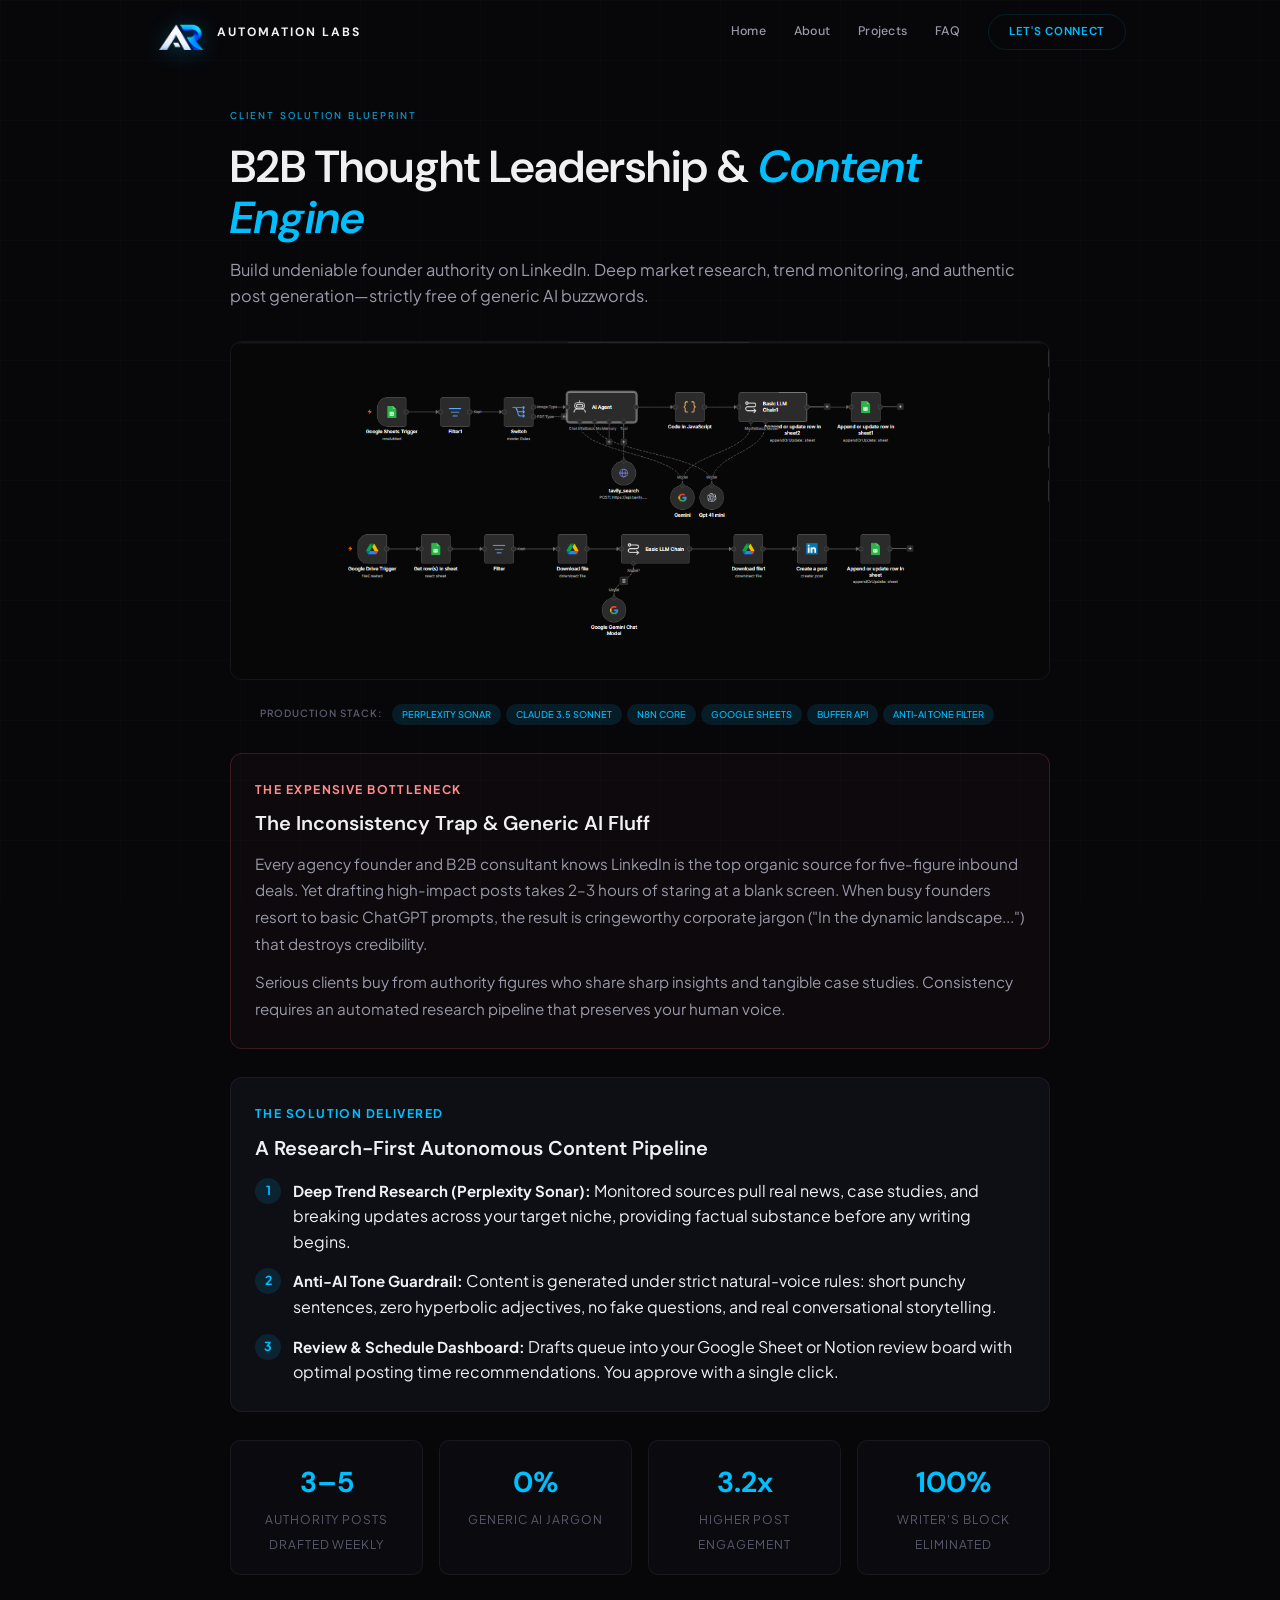
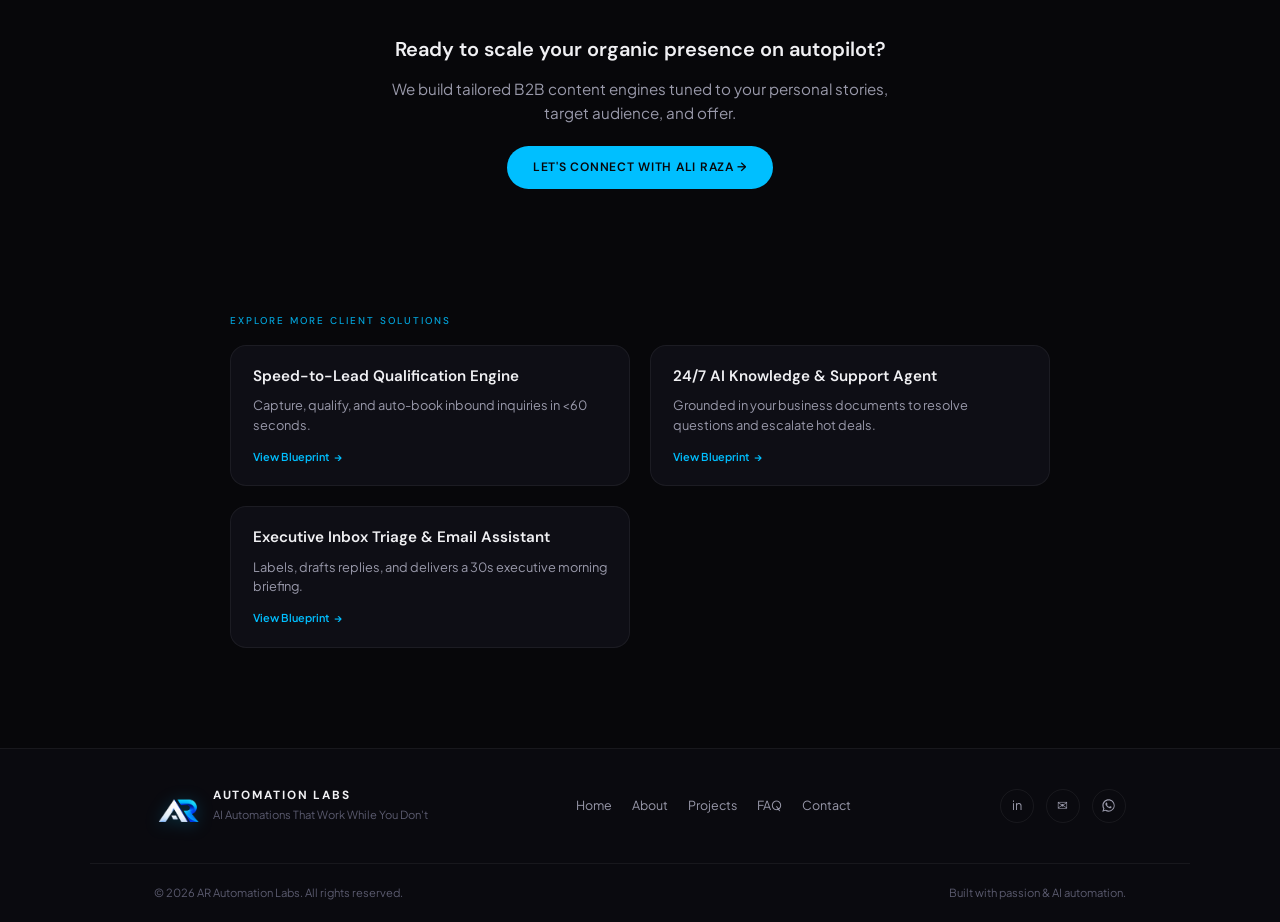
<file: linkedin-content.html>
<!DOCTYPE html>
<html lang="en">
<head>
    <meta charset="UTF-8">
    <meta name="viewport" content="width=device-width, initial-scale=1.0">
    <title>B2B Thought Leadership &amp; Content Engine | AR Automation Labs</title>
    <meta name="description" content="Automated B2B LinkedIn content engine by Ali Raza (AR Automation Labs). Researches industry trends via Perplexity Sonar, drafts authentic founder posts, and eliminates generic AI clichés.">
    <meta name="keywords" content="LinkedIn content automation, B2B thought leadership workflow, n8n content engine, Perplexity Sonar, authentic AI writing, Ali Raza, AR Automation Labs, agency automation">
    <meta name="author" content="Ali Raza">
    <meta name="robots" content="index, follow, max-snippet:-1">
    <link rel="canonical" href="https://ar-automation-labs.vercel.app/linkedin-content.html">

    <meta property="og:type" content="article">
    <meta property="og:url" content="https://ar-automation-labs.vercel.app/linkedin-content.html">
    <meta property="og:title" content="B2B Thought Leadership &amp; Content Engine — AR Automation Labs">
    <meta property="og:description" content="How we built an authentic organic content workflow that drafts 3-5 high-converting LinkedIn posts weekly—strictly free of AI clichés.">
    <meta property="og:site_name" content="AR Automation Labs">
    <meta property="og:image" content="https://ar-automation-labs.vercel.app/uploads/profile_pic.png">
    <meta property="og:image:alt" content="Ali Raza — AI Automation Specialist at AR Automation Labs">

    <meta name="twitter:card" content="summary_large_image">
    <meta name="twitter:title" content="B2B Thought Leadership &amp; Content Engine — AR Automation Labs">
    <meta name="twitter:description" content="Deep trend research and authentic voice post generation with zero generic AI fluff.">
    <meta name="twitter:image" content="https://ar-automation-labs.vercel.app/uploads/profile_pic.png">

    <meta name="theme-color" content="#07070A">

    <link rel="preconnect" href="https://fonts.googleapis.com">
    <link rel="preconnect" href="https://fonts.gstatic.com" crossorigin>
    <link href="https://fonts.googleapis.com/css2?family=DM+Sans:ital,opsz,wght@0,9..40,300;0,9..40,400;0,9..40,500;0,9..40,600;0,9..40,700;1,9..40,400;1,9..40,700&family=Plus+Jakarta+Sans:wght@300;400;500;600;700&display=swap" rel="stylesheet">

    <link rel="icon" type="image/x-icon" href="favicon.ico?v=2">
    <link rel="icon" type="image/png" sizes="32x32" href="favicon.png?v=2">
    <link rel="icon" type="image/svg+xml" href="favicon.svg?v=2">
    <link rel="apple-touch-icon" sizes="180x180" href="uploads/apple-touch-icon.png?v=2">

    <script type="application/ld+json">
    {
      "@context": "https://schema.org",
      "@type": "Service",
      "name": "B2B LinkedIn Organic Content Engine",
      "provider": {
        "@type": "LocalBusiness",
        "name": "AR Automation Labs",
        "url": "https://ar-automation-labs.vercel.app"
      },
      "serviceType": "LinkedIn Content Automation and B2B Thought Leadership",
      "areaServed": ["United States", "Global"],
      "description": "Production research and content drafting system that tracks industry signals, extracts high-value contrarian angles, and writes authentic LinkedIn posts matching the founder's authentic voice."
    }
    </script>

    <link rel="stylesheet" href="style.css">
</head>
<body>
    <div class="scroll-progress" id="scrollProgress" aria-hidden="true"></div>
    <div class="grid-bg" aria-hidden="true"></div>
    <div class="mouse-glow" id="mouseGlow" aria-hidden="true"></div>

    <header class="header" role="banner">
        <div class="header__inner">
            <a href="index.html#hero" class="brand" aria-label="AR Automation Labs - Home">
                <img src="uploads/ar-mark.png" alt="AR" class="brand__logo-img">
                <span class="brand__name">AUTOMATION LABS</span>
            </a>
            <nav class="header__nav" role="navigation" aria-label="Main">
                <a href="index.html#hero" class="header__nav-link">Home</a>
                <a href="index.html#about" class="header__nav-link">About</a>
                <a href="index.html#automations" class="header__nav-link">Projects</a>
                <a href="index.html#faq" class="header__nav-link">FAQ</a>
                <a href="index.html#contact" class="header__cta">Let's Connect</a>
            </nav>
            <button class="header__menu-btn" aria-label="Menu" aria-expanded="false">
                <span></span><span></span><span></span>
            </button>
        </div>
    </header>

    <div class="mobile-menu" id="mobileMenu" role="dialog" aria-label="Navigation menu" aria-hidden="true">
        <button class="mobile-menu__close" id="mobileMenuClose" aria-label="Close menu">
            <svg viewBox="0 0 24 24" fill="none" aria-hidden="true"><path d="M6 6l12 12M18 6L6 18" stroke="currentColor" stroke-width="2" stroke-linecap="round"/></svg>
        </button>
        <div class="mobile-menu__inner">
            <a href="index.html#hero" class="mobile-menu__link">Home</a>
            <a href="index.html#about" class="mobile-menu__link">About</a>
            <a href="index.html#automations" class="mobile-menu__link">Projects</a>
            <a href="index.html#faq" class="mobile-menu__link">FAQ</a>
            <a href="index.html#contact" class="mobile-menu__cta">Let's Connect</a>
        </div>
    </div>

    <main>
        <section class="section section--compact" data-animate>
            <div class="automations__inner" style="max-width:820px">

                <div class="automations__head" style="margin-bottom:32px;text-align:left">
                    <span class="label">Client Solution Blueprint</span>
                    <h1 style="font-family:var(--fh);font-size:clamp(1.9rem,4vw,2.8rem);font-weight:600;line-height:1.15;margin-bottom:12px">B2B Thought Leadership &amp; <span class="cyan">Content Engine</span></h1>
                    <p class="automations__head-sub" style="font-size:1.02rem;color:var(--t2);line-height:1.6">Build undeniable founder authority on LinkedIn. Deep market research, trend monitoring, and authentic post generation—strictly free of generic AI buzzwords.</p>
                </div>

                <div class="modal__img-big" style="margin-bottom:24px;border:1px solid var(--brd);border-radius:12px;overflow:hidden">
                    <img src="screenshots/linkedin.png" alt="LinkedIn Content Workflow Architecture" style="width:100%;object-fit:cover;display:block">
                </div>

                <div class="modal__tech" style="margin-bottom:28px">
                    <span class="modal__tech-label">Production Stack:</span>
                    <div class="modal__tech-tags"><span>Perplexity Sonar</span><span>Claude 3.5 Sonnet</span><span>n8n Core</span><span>Google Sheets</span><span>Buffer API</span><span>Anti-AI Tone Filter</span></div>
                </div>

                <!-- Painful Problem Section -->
                <div style="background:rgba(255,107,107,0.03);border:1px solid rgba(255,107,107,0.18);border-radius:12px;padding:26px 24px;margin-bottom:28px">
                    <span style="font-size:0.75rem;font-weight:700;text-transform:uppercase;letter-spacing:0.12em;color:#FF8B8B;display:block;margin-bottom:8px">The Expensive Bottleneck</span>
                    <h2 style="font-family:var(--fh);font-size:1.25rem;font-weight:600;color:var(--t1);margin-bottom:12px">The Inconsistency Trap &amp; Generic AI Fluff</h2>
                    <p style="color:var(--t2);line-height:1.75;font-size:.95rem;margin-bottom:12px">Every agency founder and B2B consultant knows LinkedIn is the top organic source for five-figure inbound deals. Yet drafting high-impact posts takes 2–3 hours of staring at a blank screen. When busy founders resort to basic ChatGPT prompts, the result is cringeworthy corporate jargon ("In the dynamic landscape...") that destroys credibility.</p>
                    <p style="color:var(--t2);line-height:1.75;font-size:.95rem">Serious clients buy from authority figures who share sharp insights and tangible case studies. Consistency requires an automated research pipeline that preserves your human voice.</p>
                </div>

                <!-- Practical Solution Delivered -->
                <div style="background:var(--card);border:1px solid var(--brd);border-radius:12px;padding:26px 24px;margin-bottom:28px">
                    <span style="font-size:0.75rem;font-weight:700;text-transform:uppercase;letter-spacing:0.12em;color:var(--accent);display:block;margin-bottom:8px">The Solution Delivered</span>
                    <h2 style="font-family:var(--fh);font-size:1.25rem;font-weight:600;color:var(--t1);margin-bottom:14px">A Research-First Autonomous Content Pipeline</h2>
                    <div style="display:flex;flex-direction:column;gap:14px">
                        <div style="display:flex;gap:12px;align-items:flex-start">
                            <span style="background:var(--accent-d);color:var(--accent);width:26px;height:26px;border-radius:50%;display:flex;align-items:center;justify-content:center;font-weight:700;font-size:.78rem;flex-shrink:0">1</span>
                            <div><strong style="color:var(--t1);font-size:.94rem">Deep Trend Research (Perplexity Sonar):</strong> Monitored sources pull real news, case studies, and breaking updates across your target niche, providing factual substance before any writing begins.</div>
                        </div>
                        <div style="display:flex;gap:12px;align-items:flex-start">
                            <span style="background:var(--accent-d);color:var(--accent);width:26px;height:26px;border-radius:50%;display:flex;align-items:center;justify-content:center;font-weight:700;font-size:.78rem;flex-shrink:0">2</span>
                            <div><strong style="color:var(--t1);font-size:.94rem">Anti-AI Tone Guardrail:</strong> Content is generated under strict natural-voice rules: short punchy sentences, zero hyperbolic adjectives, no fake questions, and real conversational storytelling.</div>
                        </div>
                        <div style="display:flex;gap:12px;align-items:flex-start">
                            <span style="background:var(--accent-d);color:var(--accent);width:26px;height:26px;border-radius:50%;display:flex;align-items:center;justify-content:center;font-weight:700;font-size:.78rem;flex-shrink:0">3</span>
                            <div><strong style="color:var(--t1);font-size:.94rem">Review &amp; Schedule Dashboard:</strong> Drafts queue into your Google Sheet or Notion review board with optimal posting time recommendations. You approve with a single click.</div>
                        </div>
                    </div>
                </div>

                <!-- Measurable Results -->
                <div style="display:grid;grid-template-columns:repeat(auto-fit,minmax(180px,1fr));gap:16px;margin-bottom:34px">
                    <div style="background:var(--bg2);border:1px solid var(--brd);border-radius:10px;padding:18px;text-align:center">
                        <span style="font-family:var(--fh);font-size:1.8rem;font-weight:700;color:var(--accent);display:block">3–5</span>
                        <span style="font-size:0.75rem;color:var(--t3);text-transform:uppercase;letter-spacing:0.08em">Authority Posts Drafted Weekly</span>
                    </div>
                    <div style="background:var(--bg2);border:1px solid var(--brd);border-radius:10px;padding:18px;text-align:center">
                        <span style="font-family:var(--fh);font-size:1.8rem;font-weight:700;color:var(--accent);display:block">0%</span>
                        <span style="font-size:0.75rem;color:var(--t3);text-transform:uppercase;letter-spacing:0.08em">Generic AI Jargon</span>
                    </div>
                    <div style="background:var(--bg2);border:1px solid var(--brd);border-radius:10px;padding:18px;text-align:center">
                        <span style="font-family:var(--fh);font-size:1.8rem;font-weight:700;color:var(--accent);display:block">3.2x</span>
                        <span style="font-size:0.75rem;color:var(--t3);text-transform:uppercase;letter-spacing:0.08em">Higher Post Engagement</span>
                    </div>
                    <div style="background:var(--bg2);border:1px solid var(--brd);border-radius:10px;padding:18px;text-align:center">
                        <span style="font-family:var(--fh);font-size:1.8rem;font-weight:700;color:var(--accent);display:block">100%</span>
                        <span style="font-size:0.75rem;color:var(--t3);text-transform:uppercase;letter-spacing:0.08em">Writer's Block Eliminated</span>
                    </div>
                </div>

                <div style="text-align:center;padding:24px 0 16px">
                    <h3 style="font-family:var(--fh);font-size:1.25rem;font-weight:600;margin-bottom:12px">Ready to scale your organic presence on autopilot?</h3>
                    <p style="color:var(--t2);font-size:.95rem;margin-bottom:20px;max-width:540px;margin-left:auto;margin-right:auto">We build tailored B2B content engines tuned to your personal stories, target audience, and offer.</p>
                    <a href="index.html#contact" class="btn btn--solid">Let's Connect With Ali Raza →</a>
                </div>

            </div>
        </section>

        <!-- Other Projects Navigation -->
        <section class="section section--compact" data-animate style="padding-top:0">
            <div class="automations__inner" style="max-width:820px">
                <span class="label" style="margin-bottom:16px">Explore More Client Solutions</span>
                <div class="cards-grid">
                    <a class="card" href="lead-capture.html">
                        <div class="card__body">
                            <h3>Speed-to-Lead Qualification Engine</h3>
                            <p>Capture, qualify, and auto-book inbound inquiries in &lt;60 seconds.</p>
                            <span class="card__cta">View Blueprint <span class="card__cta-arrow">→</span></span>
                        </div>
                    </a>
                    <a class="card" href="ai-chatbots.html">
                        <div class="card__body">
                            <h3>24/7 AI Knowledge &amp; Support Agent</h3>
                            <p>Grounded in your business documents to resolve questions and escalate hot deals.</p>
                            <span class="card__cta">View Blueprint <span class="card__cta-arrow">→</span></span>
                        </div>
                    </a>
                    <a class="card" href="inbox-manager.html">
                        <div class="card__body">
                            <h3>Executive Inbox Triage &amp; Email Assistant</h3>
                            <p>Labels, drafts replies, and delivers a 30s executive morning briefing.</p>
                            <span class="card__cta">View Blueprint <span class="card__cta-arrow">→</span></span>
                        </div>
                    </a>
                </div>
            </div>
        </section>
    </main>

    <footer class="footer" role="contentinfo">
        <div class="footer__inner">
            <div class="footer__brand">
                <img src="uploads/ar-mark.png" alt="AR" class="footer__logo-img">
                <div class="footer__brand-text">
                    <span class="footer__brand-name">AUTOMATION LABS</span>
                    <span class="footer__brand-sub">AI Automations That Work While You Don't</span>
                </div>
            </div>
            <nav class="footer__nav" aria-label="Footer navigation">
                <a href="index.html#hero">Home</a>
                <a href="index.html#about">About</a>
                <a href="index.html#automations">Projects</a>
                <a href="index.html#faq">FAQ</a>
                <a href="index.html#contact">Contact</a>
            </nav>
            <div class="footer__socials">
                <a href="https://www.linkedin.com/in/ar-automation-labs/" target="_blank" rel="noopener noreferrer" aria-label="LinkedIn">in</a>
                <a href="https://mail.google.com/mail/?view=cm&to=aiautomationexpert786@gmail.com" target="_blank" rel="noopener noreferrer" aria-label="Email">&#9993;</a>
                <a href="https://wa.me/923236290238" target="_blank" rel="noopener noreferrer" aria-label="WhatsApp"><svg viewBox="0 0 24 24" width="15" height="15" fill="currentColor" aria-hidden="true"><path d="M12.04 2C6.6 2 2.2 6.4 2.2 11.84c0 1.94.52 3.76 1.42 5.33L2 22l4.96-1.58a9.8 9.8 0 005.08 1.4h.01c5.43 0 9.84-4.4 9.84-9.84C21.89 6.4 17.48 2 12.04 2zm0 17.96h-.01a8.2 8.2 0 01-4.17-1.14l-.3-.18-2.94.94.95-2.87-.2-.3a8.14 8.14 0 01-1.25-4.37c0-4.5 3.67-8.16 8.18-8.16 2.18 0 4.23.85 5.78 2.4a8.1 8.1 0 012.39 5.77c0 4.5-3.67 8.16-8.18 8.16zm4.49-6.11c-.25-.13-1.46-.72-1.68-.8-.23-.08-.39-.13-.56.12-.16.25-.64.8-.79.97-.14.16-.29.19-.54.06a6.7 6.7 0 01-1.97-1.21 7.4 7.4 0 01-1.36-1.7c-.14-.24-.02-.37.11-.5.11-.11.25-.29.37-.44.12-.15.16-.25.25-.42.08-.16.04-.31-.02-.44-.06-.12-.56-1.34-.76-1.84-.2-.48-.4-.42-.56-.43h-.48c-.16 0-.43.06-.65.31-.22.25-.85.83-.85 2.02s.87 2.34.99 2.51c.12.16 1.71 2.61 4.14 3.66.58.25 1.03.4 1.38.51.58.18 1.11.16 1.53.1.47-.07 1.46-.6 1.66-1.18.2-.58.2-1.07.14-1.18-.06-.1-.22-.16-.47-.28z"/></svg></a>
            </div>
        </div>
        <div class="footer__bottom">
            <span>© 2026 AR Automation Labs. All rights reserved.</span>
            <span>Built with passion &amp; AI automation.</span>
        </div>
    </footer>

    <script src="main.js"></script>
</body>
</html>
</file>
<file: style.css>
:root{--bg:#07070A;--bg2:#0A0A0F;--card:#0E0E15;--card-h:#13131C;--modal-bg:rgba(7,7,10,.95);--t1:#F0F0F3;--t2:#9999AA;--t3:#5A5A6E;--on:#07070A;--accent:#00BFFF;--accent-d:rgba(0,191,255,.12);--accent-g:rgba(0,191,255,.25);--accent2:#0055FF;--brd:rgba(255,255,255,.06);--brd-h:rgba(255,255,255,.12);--fh:'DM Sans',sans-serif;--fb:'Plus Jakarta Sans',sans-serif;--px:clamp(20px,5vw,72px);--mw:1100px;--rs:8px;--rm:12px;--rl:16px;--rp:9999px;--ease:cubic-bezier(.16,1,.3,1);--fast:.2s;--norm:.4s;--slow:.8s}
*,*::before,*::after{margin:0;padding:0;box-sizing:border-box}
html{scroll-behavior:smooth;scroll-padding-top:96px;-webkit-font-smoothing:antialiased;-moz-osx-font-smoothing:grayscale}
body{font-family:var(--fb);background:var(--bg);color:var(--t1);line-height:1.6;overflow-x:hidden;position:relative}
img{display:block;max-width:100%}
a{color:inherit;text-decoration:none}
button{font:inherit;cursor:pointer;border:none;background:none;color:inherit}
input,select,textarea{font:inherit;color:inherit}
ul{list-style:none}
::selection{background:var(--accent);color:var(--on)}
::-webkit-scrollbar{width:5px}
::-webkit-scrollbar-track{background:var(--bg)}
::-webkit-scrollbar-thumb{background:var(--t3);border-radius:3px}

/* GRID BG */
.grid-bg{position:fixed;inset:0;z-index:0;pointer-events:none;background-image:linear-gradient(rgba(255,255,255,.015) 1px,transparent 1px),linear-gradient(90deg,rgba(255,255,255,.015) 1px,transparent 1px);background-size:60px 60px}

/* MOUSE GLOW */
.mouse-glow{position:fixed;width:320px;height:320px;border-radius:50%;background:radial-gradient(circle,rgba(0,191,255,.06) 0%,transparent 70%);pointer-events:none;z-index:1;transform:translate(-50%,-50%);transition:opacity .3s ease;opacity:0}
.mouse-glow.active{opacity:1}

/* HEADER */
.header{position:fixed;top:0;left:0;right:0;z-index:200;padding:14px 0;transition:background var(--norm) var(--ease),backdrop-filter var(--norm) var(--ease),box-shadow var(--norm) var(--ease)}
.header.scrolled{background:rgba(7,7,10,.88);backdrop-filter:blur(20px);-webkit-backdrop-filter:blur(20px);box-shadow:0 1px 0 var(--brd)}
.header::before{content:'';position:absolute;top:0;left:50%;transform:translateX(-50%);width:80%;height:1px;background:linear-gradient(90deg,transparent,var(--accent-d),transparent);opacity:0;transition:opacity var(--norm) var(--ease)}
.header.scrolled::before{opacity:1}
.header__inner{max-width:var(--mw);margin:0 auto;padding:0 var(--px);display:flex;align-items:center;justify-content:space-between}
.header__logo{display:flex;align-items:center;gap:10px}
.header__logo-icon{width:32px;height:32px;flex-shrink:0}
.header__logo-text{font-family:var(--fh);font-size:.72rem;font-weight:700;letter-spacing:.08em;text-transform:uppercase;color:var(--t1)}
.header__logo-text--thin{font-weight:400;color:var(--t2);letter-spacing:.04em}
.header__nav{display:flex;align-items:center;gap:28px}
.header__nav-link{font-family:var(--fh);font-size:.78rem;font-weight:500;color:var(--t2);transition:color var(--fast) var(--ease);letter-spacing:.02em}
.header__nav-link:hover{color:var(--accent)}
.header__cta{font-family:var(--fh);font-size:.72rem;font-weight:600;letter-spacing:.06em;text-transform:uppercase;color:var(--accent);border:1px solid var(--accent-d);padding:8px 20px;border-radius:var(--rp);transition:all var(--fast) var(--ease)}
.header__cta:hover{background:var(--accent-d);border-color:var(--accent)}
.header__menu-btn{display:none;flex-direction:column;gap:5px;width:28px;padding:4px 0}
.header__menu-btn span{display:block;width:100%;height:2px;background:var(--t1);border-radius:2px;transition:all var(--fast) var(--ease)}

/* MOBILE MENU */
.mobile-menu{position:fixed;inset:0;z-index:300;background:var(--bg);display:flex;align-items:center;justify-content:center;opacity:0;visibility:hidden;transition:all var(--norm) var(--ease)}
.mobile-menu.open{opacity:1;visibility:visible}
.mobile-menu__inner{display:flex;flex-direction:column;align-items:center;gap:28px}
.mobile-menu__link{font-family:var(--fh);font-size:1.5rem;font-weight:600;color:var(--t2);transition:color var(--fast) var(--ease)}
.mobile-menu__link:hover{color:var(--accent)}
.mobile-menu__cta{font-family:var(--fh);font-size:1rem;font-weight:600;color:var(--accent);border:1px solid var(--accent);padding:12px 32px;border-radius:var(--rp);margin-top:12px}

/* SECTIONS */
.section{min-height:100vh;padding:120px var(--px) 100px;display:flex;align-items:center;justify-content:center;position:relative;z-index:1}
.section--compact{min-height:auto;padding:100px var(--px)}
.label{display:inline-block;font-family:var(--fh);font-size:.62rem;font-weight:500;letter-spacing:.2em;text-transform:uppercase;color:var(--accent);margin-bottom:18px;opacity:.85}
.cyan{color:var(--accent);font-style:italic}

/* HERO */
.hero{overflow:hidden}
.hero__inner{max-width:var(--mw);width:100%;margin:0 auto;text-align:center;position:relative;z-index:2}
.hero__badge{display:inline-flex;align-items:center;gap:10px;padding:9px 20px;background:rgba(0,191,255,.06);border:1px solid rgba(0,191,255,.2);border-radius:var(--rp);font-family:var(--fh);font-size:.74rem;font-weight:600;color:var(--accent);letter-spacing:.07em;text-transform:uppercase;margin-bottom:32px;transition:border-color var(--fast) var(--ease),box-shadow var(--fast) var(--ease)}
.hero__badge:hover{border-color:rgba(0,191,255,.4);box-shadow:0 0 24px rgba(0,191,255,.18)}
.hero__badge-n8n{width:26px;height:16px;color:#FF5A43;flex-shrink:0;display:block;filter:drop-shadow(0 0 6px rgba(255,90,67,.55));transition:transform var(--fast) var(--ease),filter var(--fast) var(--ease)}
.hero__badge:hover .hero__badge-n8n{transform:scale(1.12);filter:drop-shadow(0 0 10px rgba(255,90,67,.85))}
.hero__title{font-family:var(--fh);font-size:clamp(2.5rem,6.5vw,5rem);font-weight:500;line-height:1.08;letter-spacing:-.025em;margin-bottom:24px}
.hero__line{display:block}
.hero__line--accent em{font-family:var(--fh);font-size:clamp(3rem,8vw,6.5rem);font-weight:700;font-style:italic;color:var(--accent);text-shadow:0 0 60px var(--accent-g),0 0 120px rgba(0,191,255,.08)}
.hero__sub{font-size:clamp(.92rem,1.2vw,1.1rem);color:var(--t2);max-width:500px;line-height:1.7;margin:0 auto 36px}
.hero__btns{display:flex;gap:14px;justify-content:center;flex-wrap:wrap;margin-bottom:60px}
.hero__scroll{display:flex;align-items:center;justify-content:center;gap:8px;color:var(--t3);font-size:.62rem;text-transform:uppercase;letter-spacing:.15em}

/* PARTICLES */
.hero__particles{position:absolute;inset:0;overflow:hidden;z-index:1}
.particle{position:absolute;width:var(--s,2px);height:var(--s,2px);background:var(--accent);border-radius:50%;opacity:.25;animation:pFloat var(--d,4s) ease-in-out infinite alternate}
.star-line{position:absolute;width:1px;height:48px;background:linear-gradient(to bottom,var(--accent),transparent);opacity:.18;animation:sDrift var(--d,6s) ease-in-out infinite alternate;transform-origin:top}
.circuit-line{position:absolute;height:1px;width:var(--w,100px);background:linear-gradient(to right,var(--accent),transparent);opacity:.12;animation:cPulse var(--d,8s) ease-in-out infinite alternate}
.circuit-line[style*="--dir:1"]{background:linear-gradient(to left,var(--accent),transparent)}
@keyframes pFloat{0%{transform:translate(0,0) scale(1);opacity:.2}100%{transform:translate(var(--dx,18px),var(--dy,-32px)) scale(1.8);opacity:.55}}
@keyframes sDrift{0%{transform:rotate(45deg) translateY(0) translateX(0);opacity:.1}50%{opacity:.28}100%{transform:rotate(45deg) translateY(var(--dy,-50px)) translateX(var(--dx,20px));opacity:.18}}
@keyframes cPulse{0%{opacity:.06;transform:scaleX(.5) translateX(-10px)}100%{opacity:.22;transform:scaleX(1.3) translateX(10px)}}

/* BUTTONS */
.btn{display:inline-flex;align-items:center;justify-content:center;gap:8px;padding:12px 26px;font-family:var(--fh);font-size:.76rem;font-weight:600;letter-spacing:.06em;text-transform:uppercase;border-radius:var(--rp);transition:all var(--fast) var(--ease);white-space:nowrap}
.btn--ghost{border:1px solid var(--brd-h);color:var(--t2)}.btn--ghost:hover{border-color:var(--accent);color:var(--accent)}
.btn--solid{background:var(--accent);color:var(--on)}.btn--solid:hover{box-shadow:0 4px 24px var(--accent-g);transform:translateY(-1px)}
.btn--full{width:100%}
.btn__load,.btn__ok{display:none}
.btn.loading .btn__text{display:none}.btn.loading .btn__load{display:inline-flex}
.btn.ok .btn__text,.btn.ok .btn__load{display:none}.btn.ok .btn__ok{display:inline-flex}

/* ABOUT */
.about__inner{max-width:var(--mw);width:100%;margin:0 auto;display:grid;grid-template-columns:280px 1fr;gap:clamp(40px,5vw,72px);align-items:center}
.about__photo-wrap{display:flex;justify-content:center}
.about__photo{position:relative;width:240px;height:240px;display:flex;align-items:center;justify-content:center}
.about__photo-ring{position:absolute;inset:-7px;border-radius:50%;border:1.5px solid rgba(0,191,255,.45);box-shadow:0 0 25px rgba(0,191,255,.18);animation:ringPulse 3s ease-in-out infinite}
@keyframes ringPulse{0%,100%{opacity:.5;transform:scale(1)}50%{opacity:1;transform:scale(1.02)}}
.about__photo-img{width:100%;height:100%;border-radius:50%;object-fit:contain;display:block;border:none}
.about__text h2{font-family:var(--fh);font-size:clamp(1.6rem,3vw,2.4rem);font-weight:600;line-height:1.2;margin-bottom:18px}
.about__text p{color:var(--t2);line-height:1.8;margin-bottom:14px;font-size:.95rem}
.about__stats{display:flex;gap:24px;margin-top:28px;flex-wrap:wrap}
.about__stat{display:flex;flex-direction:column;gap:2px}
.about__stat-num{font-family:var(--fh);font-size:1.4rem;font-weight:700;color:var(--accent)}
.about__stat-label{font-size:.65rem;text-transform:uppercase;letter-spacing:.1em;color:var(--t3)}

/* TICKER */
.section--ticker{min-height:auto;padding:50px 0;overflow:hidden;border-top:1px solid var(--brd);border-bottom:1px solid var(--brd);position:relative;z-index:1}
.ticker-wrap{overflow:hidden;width:100%}
.ticker-track{display:flex;gap:40px;animation:tickerScroll 30s linear infinite;width:max-content}
.ticker-item{font-family:var(--fh);font-size:.78rem;font-weight:500;letter-spacing:.08em;text-transform:uppercase;color:var(--t2);white-space:nowrap;opacity:.65;transition:all var(--fast) var(--ease)}
.ticker-item:hover{opacity:1;color:var(--accent);text-shadow:0 0 12px var(--accent-g)}
@keyframes tickerScroll{0%{transform:translateX(0)}100%{transform:translateX(-50%)}}

/* SCROLL SECTION ANIMATIONS */
[data-animate]{opacity:0;transform:translateY(30px);transition:opacity .9s var(--ease),transform .9s var(--ease)}
[data-animate].visible{opacity:1;transform:translateY(0)}

/* PROBLEM */
.problem__inner{max-width:var(--mw);width:100%;margin:0 auto}
.problem__head{text-align:center;margin-bottom:48px}
.problem__head h2{font-family:var(--fh);font-size:clamp(1.8rem,4vw,2.8rem);font-weight:600;line-height:1.1;margin-bottom:10px}
.problem__grid{display:grid;grid-template-columns:repeat(3,1fr);gap:20px}
.problem-card{background:var(--card);border:1px solid var(--brd);border-radius:var(--rl);padding:26px 22px;text-align:left;position:relative;overflow:hidden;transition:transform .35s var(--ease),border-color .35s var(--ease),box-shadow .35s var(--ease),background .35s var(--ease)}
.problem-card::before{content:'';position:absolute;inset:0;background:radial-gradient(350px circle at 50% 0%,rgba(255,107,107,.07),transparent 65%);opacity:0;transition:opacity .35s var(--ease);pointer-events:none}
.problem-card:hover{border-color:rgba(255,107,107,.28);transform:translateY(-4px);background:rgba(22,18,22,.5);box-shadow:0 16px 36px -10px rgba(0,0,0,.5),0 0 24px rgba(255,107,107,.08)}
.problem-card:hover::before{opacity:1}
.problem-card__icon{font-size:2rem;margin-bottom:14px;display:inline-block;opacity:.85;transition:transform .35s var(--ease),opacity .35s var(--ease)}
.problem-card:hover .problem-card__icon{transform:scale(1.1);opacity:1}
.problem-card h3{font-family:var(--fh);font-size:1.02rem;font-weight:600;margin-bottom:8px;color:var(--t1);transition:color .3s var(--ease)}
.problem-card:hover h3{color:#FFA5A5}
.problem-card p{color:var(--t2);font-size:.85rem;line-height:1.6;transition:color .3s var(--ease)}
.problem-card:hover p{color:var(--t1)}
@media(max-width:960px){.problem__grid{grid-template-columns:repeat(2,1fr)}}
@media(max-width:680px){
  .problem__grid{grid-template-columns:1fr;gap:10px}
  .problem-card{display:flex;align-items:flex-start;gap:14px;padding:14px 16px;text-align:left;border-radius:var(--rm);transform:none !important}
  .problem-card:hover{transform:translateY(-2px) !important}
  .problem-card__icon{font-size:1.5rem;margin-bottom:0;flex-shrink:0;margin-top:2px}
  .problem-card h3{font-size:.92rem;margin-bottom:3px}
  .problem-card p{font-size:.79rem;line-height:1.45}
}

/* SOLUTION */
.solution__inner{max-width:var(--mw);width:100%;margin:0 auto}
.solution__head{text-align:center;margin-bottom:48px}
.solution__head h2{font-family:var(--fh);font-size:clamp(1.8rem,4vw,2.8rem);font-weight:600;line-height:1.1;margin-bottom:10px}
.solution__compare{display:grid;grid-template-columns:1fr auto 1fr;gap:0;align-items:stretch;background:var(--card);border:1px solid var(--brd);border-radius:var(--rl);overflow:hidden}
.solution__side{padding:32px 28px}
.solution__side--before{border-right:1px solid var(--brd)}
.solution__side h3{font-family:var(--fh);font-size:1.05rem;font-weight:600;margin-bottom:18px}
.solution__side--before h3{color:#FF8B8B}
.solution__side--after h3{color:var(--accent)}
.solution__side ul{list-style:none;padding:0;margin:0;display:flex;flex-direction:column;gap:6px}
.solution__side li{position:relative;padding:8px 12px 8px 30px;border-radius:var(--rs);color:var(--t2);font-size:.87rem;line-height:1.5;transition:background var(--fast) var(--ease),color var(--fast) var(--ease),transform var(--fast) var(--ease);cursor:pointer}
.solution__side--before li::before{content:'✗';position:absolute;left:10px;top:8px;color:#FF6B6B;font-weight:700;transition:transform var(--fast) var(--ease)}
.solution__side--after li::before{content:'✓';position:absolute;left:10px;top:8px;color:var(--accent);font-weight:700;transition:transform var(--fast) var(--ease)}
.solution__side li strong{color:var(--t1);font-weight:600}
.solution__side--before li:hover,.solution__side--before li:active,.solution__side--before li:focus-visible{background:rgba(255,107,107,.07);color:var(--t1);transform:translateX(3px)}
.solution__side--before li:hover::before{transform:scale(1.2)}
.solution__side--after li:hover,.solution__side--after li:active,.solution__side--after li:focus-visible{background:rgba(0,191,255,.07);color:var(--t1);transform:translateX(3px)}
.solution__side--after li:hover::before{transform:scale(1.2)}
.solution__divider{display:flex;align-items:center;justify-content:center;padding:0 14px;background:var(--bg);flex-shrink:0}

/* AUTOMATIONS */
.automations__inner{max-width:var(--mw);width:100%;margin:0 auto}
.automations__head{text-align:center;margin-bottom:56px}
.automations__head h2{font-family:var(--fh);font-size:clamp(2rem,4vw,3rem);font-weight:600;line-height:1.1;margin-bottom:14px}
.automations__head-sub{color:var(--t2);font-size:.95rem}
.cards-grid{display:grid;grid-template-columns:repeat(2,1fr);gap:20px}
.card{background:var(--card);border:1px solid var(--brd);border-radius:var(--rl);overflow:hidden;cursor:pointer;display:flex;flex-direction:column;transition:all var(--norm) var(--ease);position:relative}
.card:hover{border-color:var(--brd-h);transform:translateY(-4px);box-shadow:0 20px 60px rgba(0,0,0,.3)}
.card__img{width:100%;aspect-ratio:20/9;background:linear-gradient(135deg,#0a0f1a,#0f1520);display:flex;align-items:center;justify-content:center;color:var(--t3);font-size:.78rem;position:relative;overflow:hidden}
.card__img img{width:100%;height:100%;object-fit:cover;display:block;transition:transform var(--norm) var(--ease)}
.card:hover .card__img img{transform:scale(1.03)}
.card__img::after{content:'';position:absolute;bottom:0;left:0;right:0;height:40%;background:linear-gradient(to top,var(--card),transparent);pointer-events:none;z-index:1}
.card__body{padding:18px 22px 20px;display:flex;flex-direction:column;gap:8px;flex:1;position:relative;z-index:2}
.card h3{font-family:var(--fh);font-size:.95rem;font-weight:600}
.card p{color:var(--t2);font-size:.8rem;line-height:1.55}
.card__tags{display:flex;flex-wrap:wrap;gap:5px}
.card__tags span{font-size:.56rem;font-weight:500;text-transform:uppercase;letter-spacing:.05em;color:var(--t3);background:rgba(255,255,255,.03);border:1px solid var(--brd);padding:2px 8px;border-radius:var(--rp);transition:all var(--fast) var(--ease)}
.card:hover .card__tags span{border-color:var(--accent-d);color:var(--t2)}
.card__cta{display:inline-flex;align-items:center;gap:5px;font-size:.68rem;font-weight:600;color:var(--accent);margin-top:auto;padding-top:4px;transition:gap var(--fast) var(--ease)}
.card:hover .card__cta{gap:9px}

/* REVEAL */
.reveal-right{opacity:0;transform:translateX(50px);transition:opacity var(--slow) var(--ease),transform var(--slow) var(--ease)}
.reveal-right.revealed{opacity:1;transform:translateX(0)}

/* FAQ */
.faq__inner{max-width:700px;width:100%;margin:0 auto}
.faq__head{text-align:center;margin-bottom:48px}
.faq__head h2{font-family:var(--fh);font-size:clamp(1.8rem,4vw,2.8rem);font-weight:600;line-height:1.1;margin-bottom:10px}
.faq__head-sub{color:var(--t2);font-size:.95rem}
.faq__list{display:flex;flex-direction:column;gap:10px}
.faq-item{background:var(--card);border:1px solid var(--brd);border-radius:var(--rm);overflow:hidden;transition:border-color var(--fast) var(--ease)}
.faq-item.open{border-color:var(--accent-d)}
.faq-q{width:100%;display:flex;align-items:center;justify-content:space-between;padding:18px 22px;font-family:var(--fh);font-size:.9rem;font-weight:500;color:var(--t1);text-align:left;gap:12px;transition:color var(--fast) var(--ease)}
.faq-q:hover{color:var(--accent)}
.faq-q::after{content:'+';font-size:1.2rem;color:var(--t3);transition:transform var(--fast) var(--ease),color var(--fast) var(--ease);flex-shrink:0}
.faq-item.open .faq-q::after{transform:rotate(45deg);color:var(--accent)}
.faq-a{max-height:0;overflow:hidden;transition:max-height var(--norm) var(--ease),padding var(--norm) var(--ease)}
.faq-item.open .faq-a{max-height:300px}
.faq-a p{padding:0 22px 18px;color:var(--t2);font-size:.88rem;line-height:1.7}
.faq-show-more{display:block;margin:16px auto 0;padding:10px 24px;font-family:var(--fh);font-size:.75rem;font-weight:600;color:var(--accent);border:1px solid var(--accent-d);border-radius:var(--rp);background:transparent;transition:all var(--fast) var(--ease)}
.faq-show-more:hover{background:var(--accent-d)}
.faq-hidden{display:none;flex-direction:column;gap:10px;margin-top:10px}
.faq-hidden.show{display:flex}

/* CONTACT */
.contact__inner{max-width:var(--mw);width:100%;margin:0 auto;display:grid;grid-template-columns:1fr 1fr;gap:clamp(40px,5vw,64px);align-items:start}
.contact__info h2{font-family:var(--fh);font-size:clamp(1.5rem,3vw,2.2rem);font-weight:600;line-height:1.15;margin-bottom:14px}
.contact__info>p{color:var(--t2);font-size:.95rem;line-height:1.7;margin-bottom:28px}
.contact-row{display:flex;align-items:center;gap:14px;padding:14px 16px;background:var(--card);border:1px solid var(--brd);border-radius:var(--rm);margin-bottom:10px;transition:all var(--fast) var(--ease)}
.contact-row:hover{border-color:var(--accent-d);transform:translateX(4px)}
.contact-row__icon{font-size:1rem;width:26px;text-align:center;color:var(--accent);flex-shrink:0}
.contact-row__label{display:block;font-size:.62rem;text-transform:uppercase;letter-spacing:.1em;color:var(--t3)}
.contact-row__val{display:block;font-size:.85rem;color:var(--t2);margin-top:2px}
.contact__form{display:flex;flex-direction:column;gap:18px;background:var(--card);border:1px solid var(--brd);border-radius:var(--rl);padding:30px 26px}
.field{display:flex;flex-direction:column;gap:6px}
.field label{font-family:var(--fh);font-size:.62rem;font-weight:600;letter-spacing:.12em;text-transform:uppercase;color:var(--t3)}
.field input,.field select,.field textarea{padding:12px 15px;background:var(--bg2);border:1px solid var(--brd);border-radius:var(--rs);color:var(--t1);transition:border-color var(--fast) var(--ease),box-shadow var(--fast) var(--ease);outline:none;font-size:.9rem}
.field input::placeholder,.field textarea::placeholder{color:var(--t3);font-style:italic}
.field input:focus,.field select:focus,.field textarea:focus{border-color:var(--accent);box-shadow:0 0 0 3px var(--accent-d)}
.field select{appearance:none;background-image:url("data:image/svg+xml,%3Csvg xmlns='http://www.w3.org/2000/svg' width='14' height='14' viewBox='0 0 14 14'%3E%3Cpath d='M3 5l4 4 4-4' stroke='%235A5A6E' stroke-width='1.5' fill='none' stroke-linecap='round' stroke-linejoin='round'/%3E%3C/svg%3E");background-repeat:no-repeat;background-position:right 14px center;padding-right:36px;cursor:pointer}
.field textarea{resize:vertical;min-height:85px}
.form-msg{font-size:.8rem;text-align:center;min-height:16px}
.form-msg--ok{color:var(--accent)}.form-msg--err{color:#FF6B6B}

/* FOOTER */
.footer{position:relative;z-index:1;border-top:1px solid var(--brd);background:var(--bg2)}
.footer__inner{max-width:var(--mw);margin:0 auto;padding:40px var(--px);display:flex;align-items:center;justify-content:space-between;gap:24px;flex-wrap:wrap}
.footer__brand{display:flex;align-items:center;gap:12px;color:var(--t2)}
.footer__brand-name{display:block;font-family:var(--fh);font-weight:700;font-size:.85rem;color:var(--t1)}
.footer__brand-sub{display:block;font-size:.68rem;color:var(--t3);margin-top:2px}
.footer__nav{display:flex;gap:20px}
.footer__nav a{font-size:.78rem;color:var(--t2);transition:color var(--fast) var(--ease)}.footer__nav a:hover{color:var(--accent)}
.footer__socials{display:flex;gap:12px}
.footer__socials a{width:34px;height:34px;display:flex;align-items:center;justify-content:center;border:1px solid var(--brd);border-radius:50%;font-size:.8rem;color:var(--t2);transition:all var(--fast) var(--ease)}.footer__socials a:hover{border-color:var(--accent);color:var(--accent)}
.footer__bottom{max-width:var(--mw);margin:0 auto;padding:20px var(--px);border-top:1px solid var(--brd);display:flex;justify-content:space-between;font-size:.7rem;color:var(--t3);flex-wrap:wrap;gap:8px}

/* MODALS */
.modal-overlay{position:fixed;inset:0;z-index:500;background:var(--modal-bg);backdrop-filter:blur(20px);-webkit-backdrop-filter:blur(20px);display:flex;align-items:center;justify-content:center;padding:20px;opacity:0;visibility:hidden;transition:all var(--norm) var(--ease)}
.modal-overlay.open{opacity:1;visibility:visible}
.modal{width:100%;max-width:620px;max-height:90vh;overflow-y:auto;background:#0E0E15;border:1px solid var(--brd);border-radius:var(--rl);padding:36px 32px;transform:translateY(20px) scale(.97);transition:transform var(--norm) var(--ease);position:relative}
.modal-overlay.open .modal{transform:translateY(0) scale(1)}
.modal__x{position:absolute;top:14px;right:14px;width:34px;height:34px;display:flex;align-items:center;justify-content:center;font-size:1.3rem;color:var(--t3);border-radius:50%;transition:color var(--fast) var(--ease)}.modal__x:hover{color:var(--t1)}
.modal__header{margin-bottom:20px}
.modal__badge{display:inline-block;padding:4px 12px;background:var(--accent-d);color:var(--accent);font-family:var(--fh);font-size:.62rem;font-weight:600;letter-spacing:.08em;text-transform:uppercase;border-radius:var(--rp);margin-bottom:10px}
.modal h3{font-family:var(--fh);font-size:1.5rem;font-weight:600}
.modal__img-big{width:100%;aspect-ratio:16/9;background:linear-gradient(135deg,#0a0f1a,#0f1520);border:1px solid var(--brd);border-radius:var(--rm);display:flex;align-items:center;justify-content:center;color:var(--t3);font-size:.85rem;margin-bottom:20px}
.modal__tech{display:flex;align-items:center;gap:10px;margin-bottom:16px;flex-wrap:wrap}
.modal__tech-label{font-size:.62rem;font-weight:600;text-transform:uppercase;letter-spacing:.1em;color:var(--t3)}
.modal__tech-tags{display:flex;flex-wrap:wrap;gap:5px}
.modal__tech-tags span{font-size:.58rem;font-weight:500;text-transform:uppercase;color:var(--accent);background:var(--accent-d);padding:3px 10px;border-radius:var(--rp)}
.modal__desc{color:var(--t2);line-height:1.8;margin-bottom:24px;font-size:.9rem}
.modal__steps{display:flex;flex-direction:column;gap:12px;margin-bottom:28px}
.modal__step{display:flex;gap:14px;align-items:flex-start}
.modal__step-num{width:28px;height:28px;flex-shrink:0;display:flex;align-items:center;justify-content:center;background:var(--accent);color:var(--on);font-family:var(--fh);font-size:.7rem;font-weight:700;border-radius:50%}
.modal__step div{display:flex;flex-direction:column;gap:2px}
.modal__step div strong{font-size:.85rem;font-weight:600}
.modal__step div span{font-size:.78rem;color:var(--t3)}
.modal__go{margin-top:8px}

/* CHATBOT */

/* MOBILE */
@media(max-width:768px){
.header__nav{display:none}
.header__menu-btn{display:flex}
.section{min-height:auto;padding:100px 20px 70px}
.section--compact{padding:80px 20px 60px}
.hero__title{font-size:clamp(2rem,10vw,2.8rem)}
.hero__line--accent em{font-size:clamp(2.4rem,11vw,3.2rem)}
.hero__sub{font-size:.9rem}
.hero__btns{flex-direction:column;align-items:center}
.hero__btns .btn{width:100%;max-width:280px;justify-content:center}
.hero__scroll{display:none}
.about__inner{grid-template-columns:1fr;text-align:center}
.about__photo{width:180px;height:180px}
.about__stats{justify-content:center}
.solution__compare{grid-template-columns:1fr;overflow:hidden;border-radius:var(--rm)}
.solution__divider{display:none}
.solution__side{padding:18px 16px}
.solution__side h3{font-size:.95rem;margin-bottom:12px}
.solution__side li{font-size:.82rem;line-height:1.45;margin-bottom:4px;padding:6px 10px 6px 24px}
.solution__side--before li::before,.solution__side--after li::before{left:8px;top:6px}
.solution__side--before{border-right:none;border-bottom:1px solid var(--brd)}
.cards-grid{grid-template-columns:1fr;gap:14px}
.contact__inner{grid-template-columns:1fr}
.contact__form{padding:22px 18px}
.modal{padding:20px 18px;max-height:90vh}
.footer__inner{flex-direction:column;text-align:center}
.footer__nav{justify-content:center}
.footer__socials{justify-content:center}
.footer__bottom{justify-content:center;text-align:center}
}

/* VIDEO DEMO */
.demo__inner{max-width:860px;width:100%;margin:0 auto}
.demo__head{text-align:center;margin-bottom:40px}
.demo__head h2{font-family:var(--fh);font-size:clamp(1.8rem,4vw,2.8rem);font-weight:600;line-height:1.1;margin-bottom:10px}
.demo__sub{color:var(--t2);font-size:.95rem;max-width:560px;margin:0 auto}
.demo__player-wrap{background:var(--card);border:1px solid var(--brd);border-radius:var(--rl);overflow:hidden;transition:border-color var(--norm) var(--ease)}
.demo__player-wrap:hover{border-color:var(--brd-h)}
.demo__player{position:relative;width:100%;aspect-ratio:16/9;background:#000}
.demo__player iframe{position:absolute;inset:0;width:100%;height:100%;border:none;display:block}
.demo__meta{display:flex;align-items:center;justify-content:space-between;padding:16px 22px;gap:16px;border-top:1px solid var(--brd);flex-wrap:wrap}
.demo__meta-left{display:flex;flex-direction:column;gap:4px}
.demo__badge{font-size:.6rem;font-weight:600;text-transform:uppercase;letter-spacing:.1em;color:var(--accent)}
.demo__title{font-family:var(--fh);font-size:.88rem;font-weight:600;color:var(--t1)}
.demo__dur{font-size:.75rem;color:var(--t3)}
.demo__cta{flex-shrink:0}
@media(max-width:768px){
.demo__meta{flex-direction:column;align-items:flex-start}
.demo__cta{width:100%;justify-content:center}
}

@media(max-width:480px){
.problem__grid{grid-template-columns:1fr}
.hero__title{font-size:1.7rem}
.hero__line--accent em{font-size:2rem}
.about__text h2{font-size:1.3rem}
.automations__head h2{font-size:1.4rem}
.solution__head h2{font-size:1.4rem}
.contact__info h2{font-size:1.3rem}
.faq__head h2{font-size:1.4rem}
}

/* ===== ARIA ASSISTANT ===== */
.chat-widget{position:fixed;bottom:24px;right:24px;left:auto;z-index:400}
.chat__btn{display:flex;align-items:center;gap:9px;padding:12px 20px;background:var(--accent);color:var(--on);font-family:var(--fh);font-size:.8rem;font-weight:700;letter-spacing:.02em;border-radius:var(--rp);box-shadow:0 6px 26px var(--accent-g);transition:transform var(--fast) var(--ease),box-shadow var(--fast) var(--ease);position:relative}
.chat__btn:hover{transform:translateY(-2px);box-shadow:0 10px 34px var(--accent-g)}
.chat__btn::after{content:'';position:absolute;inset:0;border-radius:var(--rp);border:1.5px solid var(--accent);animation:chatPulse 2.4s ease-in-out infinite;pointer-events:none}
.chat__btn-dot{width:7px;height:7px;border-radius:50%;background:var(--on);opacity:.75;flex-shrink:0}
@keyframes chatPulse{0%,100%{transform:scale(1);opacity:.45}50%{transform:scale(1.08);opacity:0}}

.chat__backdrop{position:fixed;inset:0;z-index:499;background:rgba(3,3,6,.62);backdrop-filter:blur(3px);-webkit-backdrop-filter:blur(3px);animation:chatFade var(--norm) var(--ease)}
.chat__backdrop[hidden]{display:none}
@keyframes chatFade{from{opacity:0}to{opacity:1}}

.chat__win{position:fixed;top:0;right:0;left:auto;bottom:0;z-index:500;width:min(420px,100vw);height:100dvh;background:var(--card);border-left:1px solid var(--brd);display:flex;flex-direction:column;box-shadow:0 0 70px rgba(0,0,0,.55);animation:chatSlide var(--norm) var(--ease)}
.chat__win[hidden]{display:none}
@keyframes chatSlide{from{transform:translateX(100%);opacity:.4}to{transform:translateX(0);opacity:1}}

.chat__head{display:flex;align-items:center;justify-content:space-between;gap:12px;padding:16px 18px;background:var(--bg2);border-bottom:1px solid var(--brd);flex-shrink:0}
.chat__head-info{display:flex;align-items:center;gap:10px;min-width:0}
.chat__av{width:36px;height:36px;display:flex;align-items:center;justify-content:center;background:var(--accent-d);border:1px solid var(--accent-g);color:var(--accent);border-radius:50%;font-family:var(--fh);font-size:.85rem;font-weight:700;flex-shrink:0}
.chat__name{display:block;font-family:var(--fh);font-size:.92rem;font-weight:700;letter-spacing:.02em}
.chat__st{display:block;font-size:.62rem;color:var(--accent)}
.chat__close{width:32px;height:32px;display:flex;align-items:center;justify-content:center;font-size:1.35rem;color:var(--t3);border-radius:50%;flex-shrink:0}
.chat__close:hover{color:var(--t1);background:rgba(255,255,255,.06)}

.chat__msgs{flex:1 1 auto;min-height:0;overflow-y:auto;padding:20px 18px;display:flex;flex-direction:column;gap:12px}
.cmsg{animation:cmsgIn .35s var(--ease)}
@keyframes cmsgIn{from{opacity:0;transform:translateY(6px)}to{opacity:1;transform:translateY(0)}}
.cmsg--bot .cmsg__b{background:var(--bg2);border:1px solid var(--brd);color:var(--t2);font-size:.84rem;line-height:1.6;padding:12px 15px;border-radius:4px 14px 14px 14px;max-width:92%;white-space:pre-line;display:inline-block}
.cmsg--user{display:flex;justify-content:flex-end}
.cmsg--user .cmsg__b{background:var(--accent);color:var(--on);font-size:.84rem;line-height:1.6;padding:12px 15px;border-radius:14px 4px 14px 14px;max-width:92%;white-space:pre-line}
.cmsg__t{display:block;margin-top:5px;font-size:.58rem;color:var(--t3);letter-spacing:.04em}
.cmsg--user .cmsg__t{text-align:right}
.cmsg__mail{display:inline-flex;align-items:center;gap:6px;margin-top:10px;padding:7px 13px;font-size:.7rem;font-weight:600;color:var(--accent);background:var(--accent-d);border:1px solid var(--accent-g);border-radius:var(--rp);transition:all var(--fast) var(--ease)}
.cmsg__mail:hover{background:var(--accent);color:var(--on)}
.dots{display:inline-flex;gap:3px;padding:2px 0}
.dots span{width:5px;height:5px;background:var(--t3);border-radius:50%;animation:dotB 1.4s ease-in-out infinite}
.dots span:nth-child(2){animation-delay:.16s}
.dots span:nth-child(3){animation-delay:.32s}
@keyframes dotB{0%,60%,100%{transform:translateY(0)}30%{transform:translateY(-5px)}}

.cqa{display:flex;flex-wrap:wrap;gap:6px;padding:0 18px 14px;flex-shrink:0}
.cqa[hidden]{display:none}
.qa{padding:7px 13px;font-size:.68rem;font-weight:500;color:var(--t2);background:var(--bg2);border:1px solid var(--brd);border-radius:var(--rp);transition:all var(--fast) var(--ease)}
.qa:hover{border-color:var(--accent);color:var(--accent);background:var(--accent-d)}

.chat__in{display:flex;gap:8px;padding:14px 16px;padding-bottom:calc(14px + env(safe-area-inset-bottom));border-top:1px solid var(--brd);background:var(--bg2);flex-shrink:0}
.chat__in[hidden]{display:none}
.chat__field{flex:1;min-width:0;padding:11px 15px;background:var(--card);border:1px solid var(--brd);border-radius:var(--rp);color:var(--t1);font-size:16px;outline:none;transition:border-color var(--fast) var(--ease)}
.chat__field:focus{border-color:var(--accent)}
.chat__send{width:42px;height:42px;display:flex;align-items:center;justify-content:center;background:var(--accent);color:var(--on);border-radius:50%;flex-shrink:0;transition:transform var(--fast) var(--ease)}
.chat__send:hover{transform:scale(1.06)}
.chat__send--wide{width:auto;padding:0 20px;border-radius:var(--rp);font-family:var(--fh);font-size:.78rem;font-weight:700}

@media(max-width:680px){
  .chat-widget{bottom:16px;right:16px;left:auto}
  .chat__btn{padding:11px 17px;font-size:.74rem}
  .chat__win{width:100vw;border-left:none}
  .chat__msgs{padding:16px 14px}
  .cqa{padding:0 14px 12px}
  .chat__in{padding:12px 14px;padding-bottom:calc(12px + env(safe-area-inset-bottom))}
}


/* ===== v2 ENHANCEMENTS ===== */

/* Scroll progress bar */
.scroll-progress{position:fixed;top:0;left:0;height:2px;width:0;z-index:600;background:linear-gradient(90deg,#7FE3FF,var(--accent),var(--accent2));box-shadow:0 0 12px var(--accent-g);transition:width .12s linear;pointer-events:none}

/* Premium brand logo */
.brand{display:inline-flex;align-items:center;gap:11px;text-decoration:none}
.brand__logo-img{height:36px;width:auto;max-height:38px;display:block;object-fit:contain;filter:drop-shadow(0 2px 10px rgba(0,191,255,.3));transition:transform var(--norm) var(--ease),filter var(--norm) var(--ease)}
.brand:hover .brand__logo-img{transform:scale(1.05);filter:drop-shadow(0 4px 18px rgba(0,191,255,.55))}
.brand__name{font-family:var(--fh);font-size:.76rem;font-weight:700;letter-spacing:.16em;text-transform:uppercase;color:var(--t1);transition:color var(--fast) var(--ease),text-shadow var(--fast) var(--ease);line-height:1;white-space:nowrap}
.brand:hover .brand__name{color:#FFFFFF;text-shadow:0 0 16px rgba(0,191,255,.4)}

/* Footer brand lockup */
.footer__brand{display:inline-flex;align-items:center;gap:12px;text-align:left}
.footer__logo-img{height:32px;width:auto;display:block;object-fit:contain;filter:drop-shadow(0 2px 8px rgba(0,191,255,.25));transition:transform var(--norm) var(--ease),filter var(--norm) var(--ease)}
.footer__brand:hover .footer__logo-img{transform:scale(1.05);filter:drop-shadow(0 4px 14px rgba(0,191,255,.45))}
.footer__brand-text{display:flex;flex-direction:column;gap:4px;text-align:left}
.footer__brand-name{font-family:var(--fh);font-size:.74rem;font-weight:700;letter-spacing:.16em;text-transform:uppercase;color:var(--t1);line-height:1}
.footer__brand-sub{font-size:.7rem;color:var(--t3);line-height:1.2}

@media(max-width:480px){
  .brand__logo-img{height:30px}
  .brand__name{font-size:.68rem;letter-spacing:.12em}
  .footer__logo-img{height:28px}
  .footer__brand-name{font-size:.68rem;letter-spacing:.12em}
  .footer__brand{justify-content:center}
  .footer__brand-text{text-align:center}
}

/* Mobile menu close button */
.mobile-menu__close{position:absolute;top:18px;right:18px;width:46px;height:46px;display:flex;align-items:center;justify-content:center;color:var(--t1);background:rgba(255,255,255,.04);border:1px solid var(--brd-h);border-radius:50%;transition:all var(--fast) var(--ease);z-index:2}
.mobile-menu__close svg{width:22px;height:22px}
.mobile-menu__close:hover,.mobile-menu__close:active{color:var(--accent);border-color:var(--accent);background:var(--accent-d);transform:rotate(90deg)}
.mobile-menu{background:rgba(7,7,10,.97);backdrop-filter:blur(18px);-webkit-backdrop-filter:blur(18px)}
.mobile-menu__link,.mobile-menu__cta{opacity:0;transform:translateY(14px);transition:opacity .45s var(--ease),transform .45s var(--ease),color var(--fast) var(--ease)}
.mobile-menu.open .mobile-menu__link,.mobile-menu.open .mobile-menu__cta{opacity:1;transform:translateY(0)}
.mobile-menu.open .mobile-menu__link:nth-child(1){transition-delay:.06s}
.mobile-menu.open .mobile-menu__link:nth-child(2){transition-delay:.12s}
.mobile-menu.open .mobile-menu__link:nth-child(3){transition-delay:.18s}
.mobile-menu.open .mobile-menu__link:nth-child(4){transition-delay:.24s}
.mobile-menu.open .mobile-menu__cta{transition-delay:.3s}

/* Generic scroll reveal */
[data-reveal]{opacity:0;transform:translateY(26px);transition:opacity .8s var(--ease),transform .8s var(--ease)}
[data-reveal].in-view{opacity:1;transform:none}
[data-reveal="left"]{transform:translateX(-32px)}
[data-reveal="right"]{transform:translateX(32px)}
[data-reveal="zoom"]{transform:scale(.94)}
@media(prefers-reduced-motion:reduce){
  html{scroll-behavior:auto}
  [data-reveal],.reveal-right{opacity:1!important;transform:none!important;transition:none!important}
  .card__shine,.chat__btn::after{display:none}
}

/* Interactive polish */
.btn{will-change:transform}
.btn--ghost:hover{transform:translateY(-2px);box-shadow:0 8px 26px rgba(0,191,255,.12)}
.header__nav-link{position:relative}
.header__nav-link::after{content:'';position:absolute;left:0;right:0;bottom:-5px;height:1px;background:var(--accent);transform:scaleX(0);transform-origin:right;transition:transform .35s var(--ease)}
.header__nav-link:hover::after{transform:scaleX(1);transform-origin:left}
.problem-card,.contact-row,.faq-item{will-change:transform}
.contact-row{position:relative;overflow:hidden}
.contact-row:hover{transform:translateX(4px);border-color:var(--accent-d);background:var(--card-h)}
.contact-row__go{margin-left:auto;color:var(--accent);opacity:0;transform:translateX(-6px);transition:all var(--fast) var(--ease);font-size:.95rem}
.contact-row:hover .contact-row__go{opacity:1;transform:translateX(0)}
.about__photo-img{transition:transform var(--norm) var(--ease),box-shadow var(--norm) var(--ease)}
.about__photo:hover .about__photo-img{transform:scale(1.03);box-shadow:0 18px 50px rgba(0,191,255,.18)}
.about__stat-num{transition:text-shadow var(--fast) var(--ease)}
.about__stat:hover .about__stat-num{text-shadow:0 0 22px var(--accent-g)}
.footer__socials a:hover{transform:translateY(-3px);box-shadow:0 8px 20px rgba(0,191,255,.18)}
.footer__socials a{transition:all var(--fast) var(--ease)}

/* Project cards — premium */
.card{transition:transform .55s var(--ease),border-color .35s var(--ease),box-shadow .55s var(--ease)}
.card::before{content:'';position:absolute;inset:0;border-radius:var(--rl);padding:1px;background:linear-gradient(135deg,rgba(0,191,255,.55),transparent 45%,rgba(0,85,255,.35));-webkit-mask:linear-gradient(#000 0 0) content-box,linear-gradient(#000 0 0);-webkit-mask-composite:xor;mask:linear-gradient(#000 0 0) content-box,linear-gradient(#000 0 0);mask-composite:exclude;opacity:0;transition:opacity .45s var(--ease);pointer-events:none;z-index:3}
.card:hover::before,.card:focus-visible::before{opacity:1}
.card:hover{transform:translateY(-8px);box-shadow:0 30px 70px rgba(0,0,0,.45),0 0 40px rgba(0,191,255,.08)}
.card:hover .card__img img{transform:scale(1.07)}
.card__img img{transition:transform .8s var(--ease)}
.card__shine{position:absolute;top:0;left:-60%;width:45%;height:100%;z-index:2;background:linear-gradient(105deg,transparent,rgba(255,255,255,.09),transparent);transform:skewX(-18deg);opacity:0;pointer-events:none}
.card:hover .card__shine{animation:cardShine .9s var(--ease) forwards}
@keyframes cardShine{from{left:-60%;opacity:1}to{left:120%;opacity:0}}
.card__cta-arrow{display:inline-block;transition:transform var(--fast) var(--ease)}
.card:hover .card__cta-arrow{transform:translateX(4px)}
.card:focus-visible{outline:none;border-color:var(--accent)}

/* Project modal — premium */
.modal{max-width:720px;padding:0;border-radius:20px;background:linear-gradient(180deg,#101019,#0B0B12);box-shadow:0 40px 120px rgba(0,0,0,.6);transform:translateY(28px) scale(.96)}
.modal-overlay.open .modal{transform:translateY(0) scale(1)}
.modal__x{top:16px;right:16px;background:rgba(10,10,16,.75);border:1px solid var(--brd-h);backdrop-filter:blur(8px);z-index:5}
.modal__x:hover{background:var(--accent);color:var(--on);border-color:var(--accent)}
.modal__header{margin:0;padding:26px 30px 14px}
.modal h3{font-size:1.6rem;line-height:1.2}
.modal__img-big{aspect-ratio:auto;margin:0 0 22px;border-radius:0;border:none;border-top:1px solid var(--brd);border-bottom:1px solid var(--brd);position:relative;overflow:hidden;background:#07070A;display:block}
.modal__img-big img{border-radius:0!important;display:block;width:100%;height:auto;transition:transform .7s var(--ease)}
.modal__img-big:hover img{transform:scale(1.02)}
.modal__tech,.modal__desc,.modal__steps{padding-left:30px;padding-right:30px}
.modal__steps{display:grid;grid-template-columns:repeat(2,1fr);gap:12px}
.modal__step{background:rgba(255,255,255,.02);border:1px solid var(--brd);border-radius:var(--rm);padding:13px 14px;transition:all var(--fast) var(--ease)}
.modal__step:hover{border-color:var(--accent-d);background:rgba(0,191,255,.05);transform:translateY(-2px)}
.modal__go{width:calc(100% - 60px);margin:0 30px 30px}
.modal__tech-tags span{transition:all var(--fast) var(--ease)}
.modal__tech-tags span:hover{background:var(--accent);color:var(--on)}
@media(max-width:768px){
  .modal{padding:0;max-height:88vh}
  .modal__header{padding:22px 20px 12px}
  .modal h3{font-size:1.2rem}
  .modal__tech,.modal__desc,.modal__steps{padding-left:20px;padding-right:20px}
  .modal__steps{grid-template-columns:1fr}
  .modal__go{width:calc(100% - 40px);margin:0 20px 22px}
}

body.menu-open .chat-widget{opacity:0;pointer-events:none;transition:opacity .2s ease}
</file>
